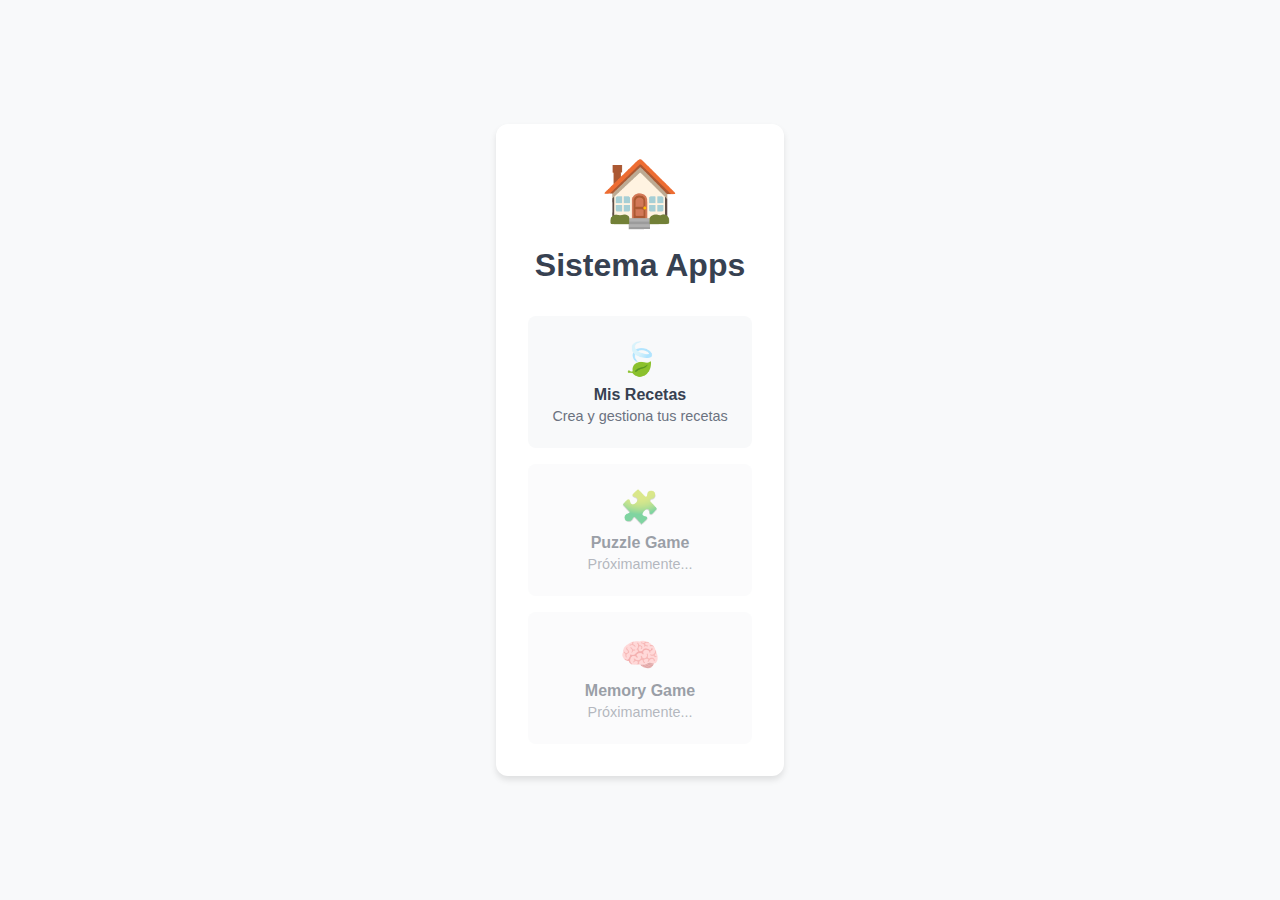
<file: PARA_HOSTALIA/sistema_apps_upload/index.html>
<!DOCTYPE html>
<html lang="es">
<head>
    <meta charset="UTF-8">
    <meta name="viewport" content="width=device-width, initial-scale=1.0">
    <title>Sistema Apps</title>
    <style>
        * { margin: 0; padding: 0; box-sizing: border-box; }
        body { font-family: Arial, sans-serif; background: #f8f9fa; min-height: 100vh; display: flex; align-items: center; justify-content: center; }
        .container { max-width: 400px; padding: 2rem; background: white; border-radius: 12px; box-shadow: 0 4px 6px rgba(0,0,0,0.1); text-align: center; }
        .logo { font-size: 4rem; margin-bottom: 1rem; }
        h1 { color: #374151; margin-bottom: 2rem; }
        .app-grid { display: grid; gap: 1rem; }
        .app-card { background: #f8f9fa; padding: 1.5rem; border-radius: 8px; cursor: pointer; transition: transform 0.2s; text-decoration: none; color: inherit; }
        .app-card:hover { transform: translateY(-2px); background: #e5e7eb; }
        .app-icon { font-size: 2rem; margin-bottom: 0.5rem; }
        .app-name { font-weight: 600; color: #374151; }
        .app-desc { font-size: 0.9rem; color: #6b7280; margin-top: 0.25rem; }
        .coming-soon { opacity: 0.5; cursor: not-allowed; }
    </style>
</head>
<body>
    <div class="container">
        <div class="logo">🏠</div>
        <h1>Sistema Apps</h1>
        
        <div class="app-grid">
            <a href="app.html" class="app-card">
                <div class="app-icon">🍃</div>
                <div class="app-name">Mis Recetas</div>
                <div class="app-desc">Crea y gestiona tus recetas</div>
            </a>
            
            <div class="app-card coming-soon">
                <div class="app-icon">🧩</div>
                <div class="app-name">Puzzle Game</div>
                <div class="app-desc">Próximamente...</div>
            </div>
            
            <div class="app-card coming-soon">
                <div class="app-icon">🧠</div>
                <div class="app-name">Memory Game</div>
                <div class="app-desc">Próximamente...</div>
            </div>
        </div>
    </div>
</body>
</html>
</file>
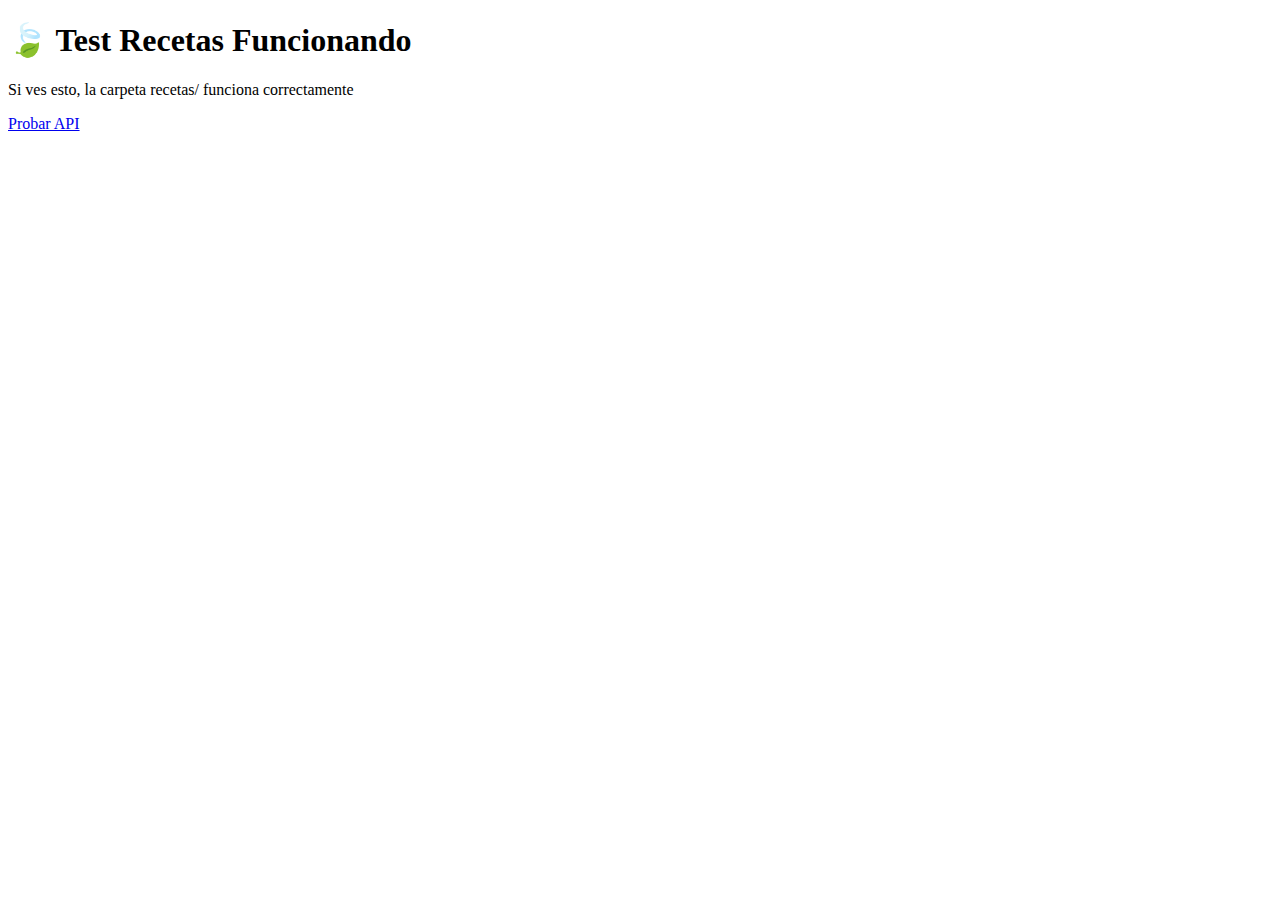
<file: PARA_HOSTALIA/sistema_apps_upload/sistema_apps_upload/recetas/index.html>
<!DOCTYPE html>
<html>
<head>
    <title>Test Recetas</title>
</head>
<body>
    <h1>🍃 Test Recetas Funcionando</h1>
    <p>Si ves esto, la carpeta recetas/ funciona correctamente</p>
    <a href="https://colisan.com/sistema_apps_api/recetas/auth.php">Probar API</a>
</body>
</html>
</file>
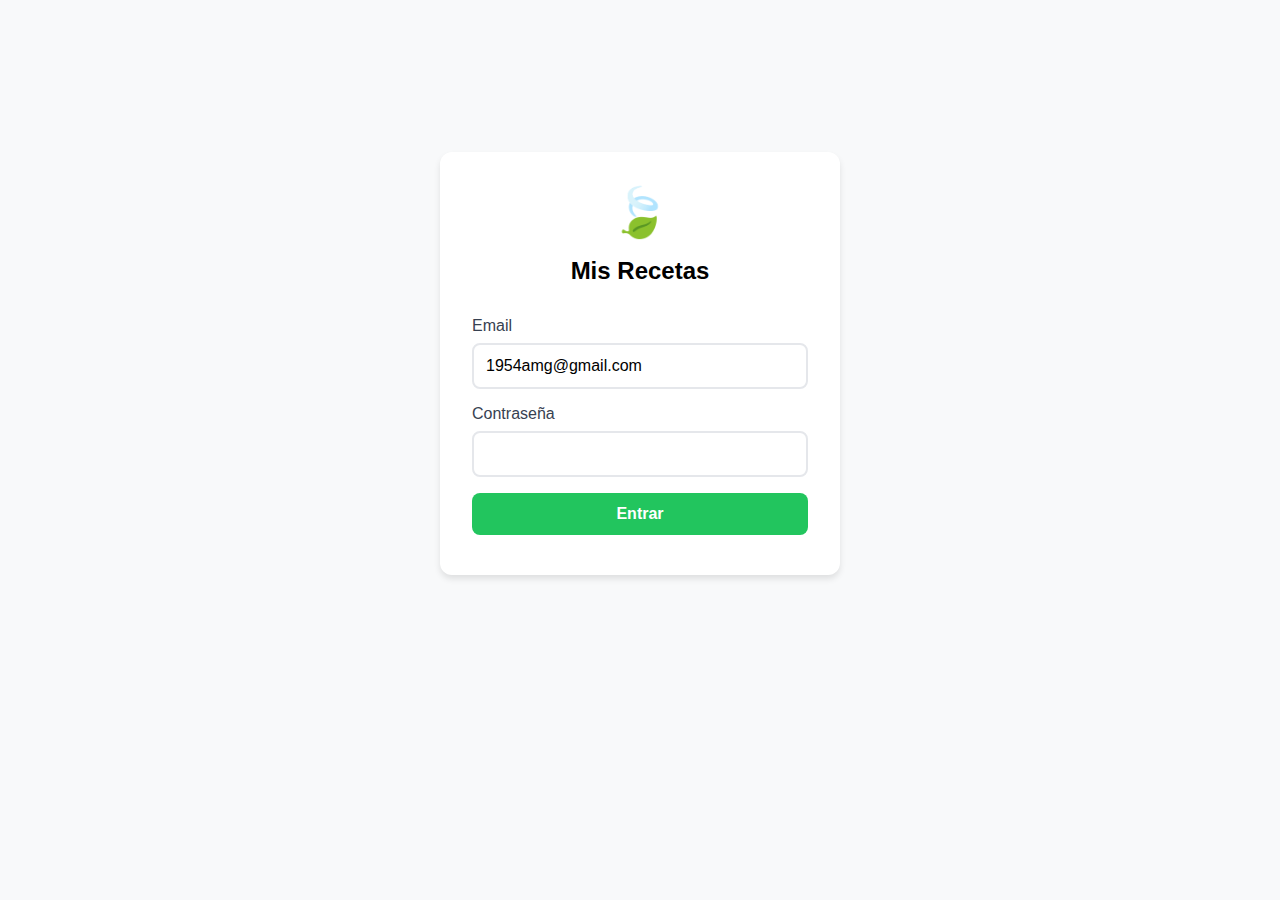
<file: app_recetas.html>
<!DOCTYPE html>
<html lang="es">
<head>
    <meta charset="UTF-8">
    <meta name="viewport" content="width=device-width, initial-scale=1.0">
    <title>Mis Recetas</title>
    <style>
        * { margin: 0; padding: 0; box-sizing: border-box; }
        body { font-family: Arial, sans-serif; background: #f8f9fa; }
        
        .header {
            background: #f8f9fa;
            padding: 1rem;
            position: fixed;
            top: 0;
            left: 0;
            right: 0;
            z-index: 100;
            border-bottom: 1px solid #e5e7eb;
        }
        
        .header-content {
            display: flex;
            justify-content: space-between;
            align-items: center;
        }
        
        .logo {
            display: flex;
            align-items: center;
            gap: 0.5rem;
            font-size: 0.75rem;
            font-weight: 700;
            color: #22c55e;
        }
        
        .logo-icon { font-size: 1.5rem; }
        
        .user-greeting {
            color: #45b7d1;
            font-size: 0.6rem;
            font-weight: 600;
        }
        
        .logout-btn {
            background: #f3f4f6;
            color: #374151;
            border: 1px solid #d1d5db;
            padding: 0.5rem;
            border-radius: 8px;
            cursor: pointer;
            font-size: 0.8rem;
        }
        
        .filters {
            background: #f8f9fa;
            padding: 0.5rem 1rem;
            position: fixed;
            top: 69px;
            left: 0;
            right: 0;
            z-index: 99;
            border-bottom: 1px solid #e5e7eb;
        }
        
        .filter-buttons {
            display: flex;
            gap: 0.5rem;
            align-items: center;
            overflow-x: auto;
            margin-bottom: 0.5rem;
        }
        
        .search-input {
            width: 100%;
            padding: 0.5rem;
            border: 2px solid #e5e7eb;
            border-radius: 8px;
            font-size: 0.9rem;
            margin-top: 0.5rem;
        }
        
        .search-input:focus {
            outline: none;
            border-color: #22c55e;
        }
        
        .filter-btn {
            width: 35px;
            height: 35px;
            border-radius: 50%;
            border: none;
            background: #f3f4f6;
            color: #6b7280;
            font-size: 1rem;
            cursor: pointer;
            flex-shrink: 0;
        }
        
        .filter-btn.active {
            background: #8b5cf6;
            color: white;
        }
        
        .content { padding-top: 120px; }
        
        .login-container {
            max-width: 400px;
            margin: 2rem auto;
            padding: 2rem;
            background: white;
            border-radius: 12px;
            box-shadow: 0 4px 6px rgba(0, 0, 0, 0.1);
        }
        
        .form-group { margin-bottom: 1rem; }
        .form-group label { display: block; margin-bottom: 0.5rem; font-weight: 500; color: #374151; }
        .form-group input { width: 100%; padding: 0.75rem; border: 2px solid #e5e7eb; border-radius: 8px; font-size: 1rem; }
        .btn { width: 100%; padding: 0.75rem; border: none; border-radius: 8px; font-size: 1rem; font-weight: 600; cursor: pointer; margin-bottom: 0.5rem; }
        .btn-primary { background: #22c55e; color: white; }
        
        .recipes-container { padding: 0 1rem; }
        
        .counter {
            background: white;
            padding: 0.75rem 1rem;
            border-radius: 8px;
            margin-bottom: 1rem;
            font-weight: 600;
            color: #374151;
        }
        
        .recipes-grid {
            display: grid;
            grid-template-columns: repeat(2, 1fr);
            gap: 1rem;
        }
        
        .recipe-card {
            background: white;
            border-radius: 12px;
            overflow: hidden;
            box-shadow: 0 2px 8px rgba(0, 0, 0, 0.1);
            cursor: pointer;
        }
        
        .recipe-image {
            width: 100%;
            height: 120px;
            background: #f3f4f6;
            display: flex;
            align-items: center;
            justify-content: center;
            font-size: 2rem;
        }
        
        .recipe-image img {
            width: 100%;
            height: 100%;
            object-fit: cover;
        }
        
        .recipe-content { padding: 1rem; }
        .recipe-name { font-weight: 600; color: #374151; font-size: 0.9rem; margin-bottom: 0.25rem; }
        .recipe-type { color: #6b7280; font-size: 0.8rem; margin-bottom: 0.25rem; }
        .recipe-rating { color: #f59e0b; font-size: 0.8rem; }
        
        .hidden { display: none; }
        .error { background: #fee2e2; color: #dc2626; padding: 1rem; border-radius: 8px; margin: 1rem; }
    </style>
</head>
<body>
    <div class="header hidden" id="header">
        <div class="header-content">
            <div class="logo">
                <span class="logo-icon">🍃</span>
                <div>
                    <div>Mis</div>
                    <div>Recetas</div>
                </div>
            </div>
            <div class="user-greeting">
                <div>👋 Hola</div>
                <div id="userName">Usuario</div>
            </div>
            <button class="logout-btn" onclick="logout()">Salir</button>
        </div>
    </div>

    <div class="filters hidden" id="filters">
        <div class="filter-buttons">
            <button class="filter-btn active" onclick="filterType('')" title="Todos">🍽️</button>
            <button class="filter-btn" onclick="filterType('Entrante')" title="Entrante">🫒</button>
            <button class="filter-btn" onclick="filterType('Principal')" title="Principal">🍽️</button>
            <button class="filter-btn" onclick="filterType('Postre')" title="Postre">🍰</button>
            <button class="filter-btn" onclick="filterType('Bebida')" title="Bebida">🥤</button>
            <button class="filter-btn" onclick="filterType('Extra')" title="Extra">🧺</button>
            <button class="filter-btn" onclick="toggleSaludable()" title="Saludable" id="saludableBtn">💚</button>
            <button class="filter-btn" onclick="toggleSearch()" title="Buscar" id="searchBtn">🔍</button>
            <button class="filter-btn" onclick="nuevaReceta()" title="Nueva" style="background:#22c55e;color:white;">➕</button>
        </div>
        <input type="text" class="search-input hidden" id="searchInput" placeholder="Buscar recetas..." oninput="searchRecipes(this.value)">
    </div>

    <div class="content">
        <div class="login-container" id="loginContainer">
            <div style="text-align: center; margin-bottom: 2rem;">
                <div style="font-size: 3rem; margin-bottom: 1rem;">🍃</div>
                <h2>Mis Recetas</h2>
            </div>
            
            <form id="loginForm">
                <div class="form-group">
                    <label>Email</label>
                    <input type="email" id="email" value="1954amg@gmail.com" required>
                </div>
                <div class="form-group">
                    <label>Contraseña</label>
                    <input type="password" id="password" required>
                </div>
                <button type="submit" class="btn btn-primary">Entrar</button>
            </form>
        </div>

        <div class="recipes-container hidden" id="recipesContainer">
            <div class="counter" id="counter"></div>
            <div class="recipes-grid" id="recipesGrid"></div>
        </div>
        
        <div class="error hidden" id="error"></div>
    </div>

    <script>
        var API_BASE = 'https://colisan.com/sistema_apps_api/recetas/';
        var currentUser = null;
        var currentToken = null;
        var allRecipes = [];
        var currentFilter = '';
        var saludableFilter = false;
        var searchTerm = '';

        document.addEventListener('DOMContentLoaded', function() {
            document.getElementById('loginForm').addEventListener('submit', handleLogin);
        });

        function handleLogin(e) {
            e.preventDefault();
            
            var email = document.getElementById('email').value;
            var password = document.getElementById('password').value;

            fetch(API_BASE + 'auth.php', {
                method: 'POST',
                headers: { 'Content-Type': 'application/json' },
                body: JSON.stringify({
                    action: 'login',
                    email: email,
                    password: password
                })
            })
            .then(function(response) { return response.json(); })
            .then(function(data) {
                if (data.success) {
                    currentUser = data.data.user;
                    currentToken = data.data.token;
                    showRecipes();
                } else {
                    showError(data.error || 'Error de login');
                }
            })
            .catch(function(error) {
                showError('Error de conexión');
            });
        }

        function loadRecipes() {
            fetch(API_BASE + 'list.php?token=' + encodeURIComponent(currentToken))
            .then(function(response) { return response.json(); })
            .then(function(data) {
                if (data.success && data.data && data.data.recetas) {
                    allRecipes = data.data.recetas;
                    displayRecipes(allRecipes);
                    updateCounter(allRecipes.length);
                } else {
                    showError('Error cargando recetas');
                }
            })
            .catch(function(error) {
                showError('Error de conexión');
            });
        }

        function displayRecipes(recetas) {
            var grid = document.getElementById('recipesGrid');
            grid.innerHTML = '';
            
            for (var i = 0; i < recetas.length; i++) {
                var receta = recetas[i];
                var card = document.createElement('div');
                card.className = 'recipe-card';
                card.onclick = function() { viewRecipe(receta); };
                
                var imageHtml = '<div style="font-size: 2rem;">🍳</div>';
                if (receta.receta_image && receta.receta_image.trim() !== '') {
                    imageHtml = '<img src="' + receta.receta_image + '" alt="' + receta.receta_nombre + '" onerror="this.parentElement.innerHTML=\'<div style=&quot;font-size: 2rem;&quot;>🍳</div>\'">';
                }
                
                // Iconos de tipo
                var tipoIcons = {
                    'Entrante': '🫒',
                    'Principal': '🍽️', 
                    'Postre': '🍰',
                    'Bebida': '🥤',
                    'Extra': '🧺'
                };
                var tipoIcon = tipoIcons[receta.receta_tipo] || '🍳';
                
                // Iconos adicionales
                var extraIcons = '';
                if (receta.receta_saludable) {
                    extraIcons += '<span style="color:#22c55e;">💚</span> ';
                }
                if (receta.receta_video && receta.receta_video.trim() !== '') {
                    extraIcons += '<span style="color:#3b82f6;cursor:pointer;" onclick="event.stopPropagation(); window.open(\'' + receta.receta_video + '\', \'_blank\');" title="Ver video">🎥</span> ';
                }
                
                card.innerHTML = 
                    '<div class="recipe-image">' + imageHtml + '</div>' +
                    '<div class="recipe-content">' +
                        '<div class="recipe-name">' + receta.receta_nombre + '</div>' +
                        '<div class="recipe-type">' + tipoIcon + ' ' + receta.receta_tipo + '</div>' +
                        '<div class="recipe-rating">⭐ ' + receta.receta_valoracion + '/5 ' + extraIcons + '</div>' +
                    '</div>';
                
                grid.appendChild(card);
            }
        }

        function filterType(tipo) {
            currentFilter = tipo;
            applyFilters();
            
            // Actualizar botones
            var buttons = document.querySelectorAll('.filter-btn');
            for (var i = 0; i < buttons.length; i++) {
                buttons[i].classList.remove('active');
            }
            event.target.classList.add('active');
        }

        function toggleSaludable() {
            saludableFilter = !saludableFilter;
            var btn = document.getElementById('saludableBtn');
            if (saludableFilter) {
                btn.classList.add('active');
            } else {
                btn.classList.remove('active');
            }
            applyFilters();
        }

        function toggleSearch() {
            var searchInput = document.getElementById('searchInput');
            var searchBtn = document.getElementById('searchBtn');
            
            if (searchInput.classList.contains('hidden')) {
                searchInput.classList.remove('hidden');
                searchInput.focus();
                searchBtn.classList.add('active');
            } else {
                searchInput.classList.add('hidden');
                searchInput.value = '';
                searchTerm = '';
                searchBtn.classList.remove('active');
                applyFilters();
            }
        }
        
        function searchRecipes(value) {
            searchTerm = value.toLowerCase();
            applyFilters();
        }

        function applyFilters() {
            var filtered = allRecipes;
            
            if (currentFilter) {
                filtered = filtered.filter(function(r) { return r.receta_tipo === currentFilter; });
            }
            
            if (saludableFilter) {
                filtered = filtered.filter(function(r) { return r.receta_saludable; });
            }
            
            if (searchTerm) {
                filtered = filtered.filter(function(r) {
                    return r.receta_nombre.toLowerCase().indexOf(searchTerm) !== -1;
                });
            }
            
            displayRecipes(filtered);
            updateCounter(filtered.length);
        }

        function updateCounter(count) {
            var counter = document.getElementById('counter');
            var hasFilters = currentFilter || saludableFilter || searchTerm;
            var text = count + ' receta' + (count !== 1 ? 's' : '');
            
            if (hasFilters) {
                if (currentFilter) {
                    text += ' ' + currentFilter;
                }
                text += ' (filtradas)';
            }
            
            counter.textContent = text;
        }

        function viewRecipe(receta) {
            var info = receta.receta_nombre + '\n\n';
            info += 'Tipo: ' + receta.receta_tipo + '\n';
            info += 'Valoración: ' + (receta.receta_valoracion || 5) + '/5';
            alert(info);
        }

        function nuevaReceta() {
            alert('Crear nueva receta (por implementar)');
        }

        function showRecipes() {
            document.getElementById('loginContainer').classList.add('hidden');
            document.getElementById('header').classList.remove('hidden');
            document.getElementById('filters').classList.remove('hidden');
            document.getElementById('recipesContainer').classList.remove('hidden');
            document.getElementById('userName').textContent = currentUser.nombre;
            loadRecipes();
        }

        function showError(msg) {
            document.getElementById('error').textContent = msg;
            document.getElementById('error').classList.remove('hidden');
        }

        function logout() {
            currentUser = null;
            currentToken = null;
            document.getElementById('header').classList.add('hidden');
            document.getElementById('filters').classList.add('hidden');
            document.getElementById('recipesContainer').classList.add('hidden');
            document.getElementById('loginContainer').classList.remove('hidden');
        }
    </script>
</body>
</html>
</file>
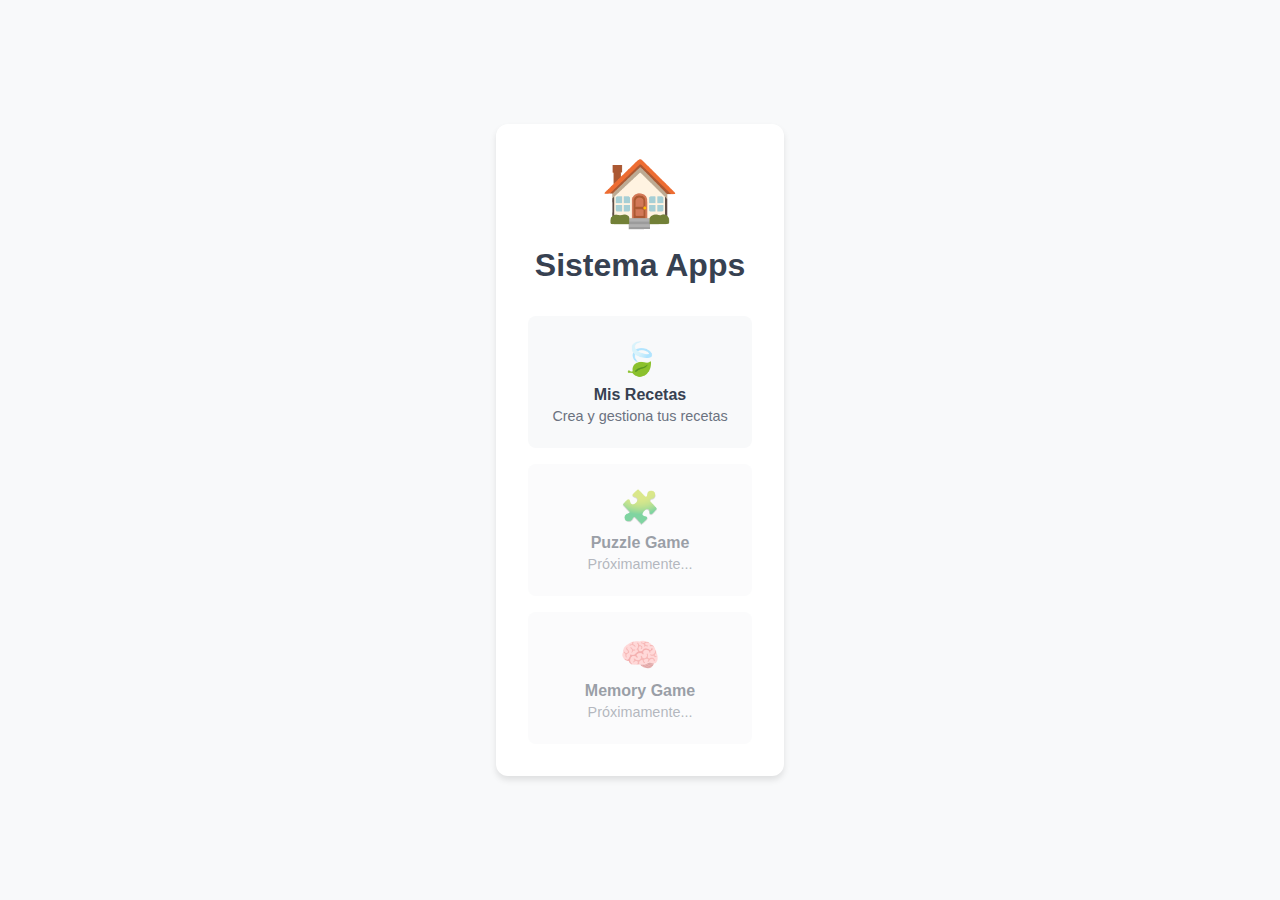
<file: selector_apps.html>
<!DOCTYPE html>
<html lang="es">
<head>
    <meta charset="UTF-8">
    <meta name="viewport" content="width=device-width, initial-scale=1.0">
    <title>Sistema Apps</title>
    <style>
        * { margin: 0; padding: 0; box-sizing: border-box; }
        body { font-family: Arial, sans-serif; background: #f8f9fa; min-height: 100vh; display: flex; align-items: center; justify-content: center; }
        .container { max-width: 400px; padding: 2rem; background: white; border-radius: 12px; box-shadow: 0 4px 6px rgba(0,0,0,0.1); text-align: center; }
        .logo { font-size: 4rem; margin-bottom: 1rem; }
        h1 { color: #374151; margin-bottom: 2rem; }
        .app-grid { display: grid; gap: 1rem; }
        .app-card { background: #f8f9fa; padding: 1.5rem; border-radius: 8px; cursor: pointer; transition: transform 0.2s; text-decoration: none; color: inherit; }
        .app-card:hover { transform: translateY(-2px); background: #e5e7eb; }
        .app-icon { font-size: 2rem; margin-bottom: 0.5rem; }
        .app-name { font-weight: 600; color: #374151; }
        .app-desc { font-size: 0.9rem; color: #6b7280; margin-top: 0.25rem; }
        .coming-soon { opacity: 0.5; cursor: not-allowed; }
    </style>
</head>
<body>
    <div class="container">
        <div class="logo">🏠</div>
        <h1>Sistema Apps</h1>
        
        <div class="app-grid">
            <a href="app_recetas.html" class="app-card">
                <div class="app-icon">🍃</div>
                <div class="app-name">Mis Recetas</div>
                <div class="app-desc">Crea y gestiona tus recetas</div>
            </a>
            
            <div class="app-card coming-soon">
                <div class="app-icon">🧩</div>
                <div class="app-name">Puzzle Game</div>
                <div class="app-desc">Próximamente...</div>
            </div>
            
            <div class="app-card coming-soon">
                <div class="app-icon">🧠</div>
                <div class="app-name">Memory Game</div>
                <div class="app-desc">Próximamente...</div>
            </div>
        </div>
    </div>
</body>
</html>
</file>
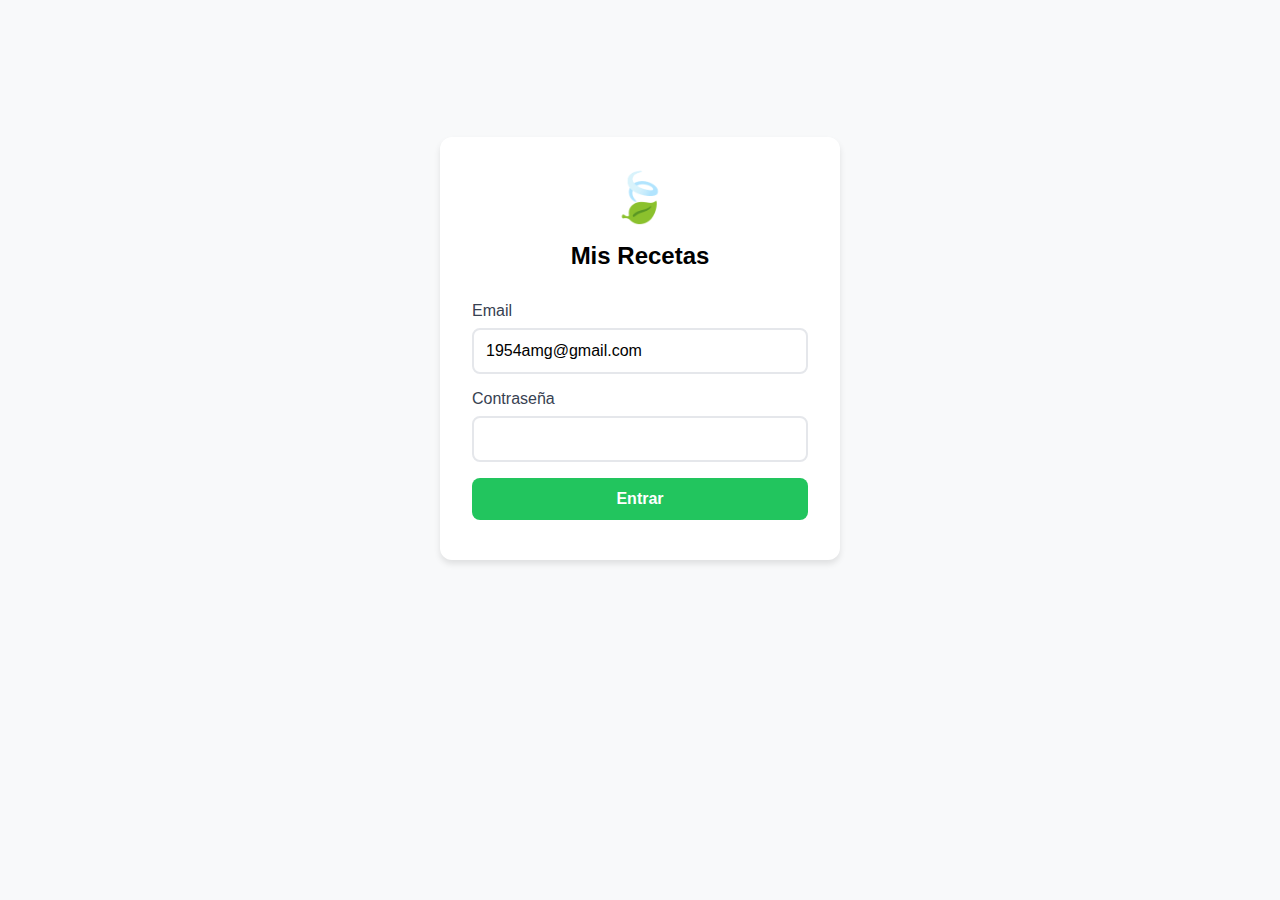
<file: PARA_HOSTALIA/sistema_apps_upload/app.html>
<!DOCTYPE html>
<html lang="es">
<head>
    <meta charset="UTF-8">
    <meta name="viewport" content="width=device-width, initial-scale=1.0">
    <title>Mis Recetas</title>
    <style>
        * { margin: 0; padding: 0; box-sizing: border-box; }
        body { font-family: -apple-system, BlinkMacSystemFont, 'Segoe UI', Roboto, sans-serif; background: #f8f9fa; }
        
        /* Header */
        .mobile-header {
            background: #f8f9fa;
            padding: 1rem;
            position: fixed;
            top: 0;
            left: 0;
            right: 0;
            z-index: 100;
            width: 100%;
        }
        
        .mobile-header-content {
            display: flex;
            justify-content: space-between;
            align-items: flex-start;
            gap: 0.5rem;
        }
        
        .mobile-logo {
            display: flex;
            align-items: center;
        }
        
        .mobile-logo-icon {
            font-size: 1.5rem;
            color: #22c55e;
            width: 35px;
            height: 35px;
            display: flex;
            align-items: center;
            justify-content: center;
        }
        
        .mobile-logo-text {
            font-size: 0.75rem;
            font-weight: 700;
            color: #22c55e;
            line-height: 1;
        }
        
        .mobile-user-greeting {
            color: #45b7d1;
            font-size: 0.60rem;
            font-weight: 600;
            text-align: left;
            flex: 1;
            padding-left: 1rem;
        }
        
        .mobile-logout-btn {
            background: #f3f4f6;
            color: #374151;
            border: 1px solid #d1d5db;
            padding: 0.5rem;
            border-radius: 8px;
            cursor: pointer;
            font-size: 0.8rem;
        }
        
        /* Filters */
        .mobile-filters-panel {
            background: #f8f9fa;
            padding: 0.25rem 1rem;
            position: fixed;
            top: 67px;
            left: 0;
            right: 0;
            z-index: 99;
            border-bottom: 1px solid #e5e7eb;
        }
        
        .mobile-filters-row {
            display: flex;
            justify-content: space-between;
            align-items: center;
            gap: 0.5rem;
            min-height: 36px;
        }
        
        .mobile-filter-types {
            display: flex;
            gap: 0.25rem;
            align-items: center;
            flex: 1;
            overflow-x: auto;
            padding: 0.25rem 0;
            min-width: 0;
            /* Ocultar scrollbar pero mantener funcionalidad */
            scrollbar-width: none;
            -ms-overflow-style: none;
        }
        
        .mobile-filter-types::-webkit-scrollbar {
            display: none;
        }
        
        .mobile-filter-circle {
            width: 32px;
            height: 32px;
            border-radius: 50%;
            border: none;
            background: #f3f4f6;
            color: #6b7280;
            font-size: 0.8rem;
            display: flex;
            align-items: center;
            justify-content: center;
            cursor: pointer;
            transition: all 0.2s;
            flex-shrink: 0;
        }
        
        .mobile-filter-circle:hover {
            background: #e5e7eb;
            transform: translateY(-1px);
            box-shadow: 0 2px 8px rgba(0, 0, 0, 0.1);
        }
        
        .mobile-filter-circle.active {
            background: #8b5cf6;
            color: white;
            transform: translateY(-1px);
            box-shadow: 0 4px 12px rgba(139, 92, 246, 0.4);
            border: 2px solid #7c3aed;
        }
        
        .mobile-new-recipe-btn {
            width: 32px;
            height: 32px;
            border-radius: 50%;
            border: none;
            background: #22c55e;
            color: white;
            font-size: 0.8rem;
            display: flex;
            align-items: center;
            justify-content: center;
            cursor: pointer;
            transition: all 0.2s;
            flex-shrink: 0;
            box-shadow: 0 2px 8px rgba(34, 197, 94, 0.3);
        }
        
        /* Content */
        .content {
            padding-top: 105px;
            padding-bottom: 2rem;
        }
        
        /* Login */
        .login-container {
            max-width: 400px;
            margin: 2rem auto;
            padding: 2rem;
            background: white;
            border-radius: 12px;
            box-shadow: 0 4px 6px rgba(0, 0, 0, 0.1);
        }
        
        .form-group {
            margin-bottom: 1rem;
        }
        
        .form-group label {
            display: block;
            margin-bottom: 0.5rem;
            font-weight: 500;
            color: #374151;
        }
        
        .form-group input {
            width: 100%;
            padding: 0.75rem;
            border: 2px solid #e5e7eb;
            border-radius: 8px;
            font-size: 1rem;
        }
        
        .btn {
            width: 100%;
            padding: 0.75rem;
            border: none;
            border-radius: 8px;
            font-size: 1rem;
            font-weight: 600;
            cursor: pointer;
            margin-bottom: 0.5rem;
        }
        
        .btn-primary { background: #22c55e; color: white; }
        .btn-secondary { background: #f3f4f6; color: #374151; }
        
        /* Recipes */
        .recipes-container {
            padding: 0 1rem;
        }
        
        .recipe-counter {
            background: white;
            padding: 1.75rem 1rem 0.75rem 1rem;
            border-radius: 8px;
            margin-bottom: 1rem;
            box-shadow: 0 2px 4px rgba(0, 0, 0, 0.1);
            font-weight: 600;
            color: #374151;
        }
        
        .recipes-grid {
            display: grid;
            grid-template-columns: repeat(2, 1fr);
            gap: 1rem;
        }
        
        .recipe-card {
            background: white;
            border-radius: 12px;
            overflow: hidden;
            box-shadow: 0 2px 8px rgba(0, 0, 0, 0.1);
            cursor: pointer;
            transition: transform 0.2s;
        }
        
        .recipe-card:hover {
            transform: translateY(-2px);
        }
        
        .recipe-image {
            width: 100%;
            height: 120px;
            background: #f3f4f6;
            display: flex;
            align-items: center;
            justify-content: center;
            font-size: 2rem;
            overflow: hidden;
        }
        
        .recipe-image img {
            width: 100%;
            height: 100%;
            object-fit: cover;
        }
        
        .recipe-content {
            padding: 1rem;
        }
        
        .recipe-name {
            font-weight: 600;
            color: #374151;
            font-size: 0.9rem;
            line-height: 1.2;
            margin-bottom: 0.25rem;
        }
        
        .recipe-type {
            color: #6b7280;
            font-size: 0.8rem;
            margin-bottom: 0.25rem;
        }
        
        .recipe-rating {
            color: #f59e0b;
            font-size: 0.8rem;
        }
        
        .hidden { display: none !important; }
        .error { background: #fee2e2; color: #dc2626; padding: 1rem; border-radius: 8px; margin: 1rem; }
        
        /* ===== MODALES ===== */
        .modal-overlay {
            position: fixed;
            top: 0;
            left: 0;
            right: 0;
            bottom: 0;
            background: rgba(0, 0, 0, 0.5);
            z-index: 1000;
            display: flex;
            align-items: center;
            justify-content: center;
            padding: 1rem;
        }
        
        .modal-content {
            background: white;
            border-radius: 12px;
            max-width: 90vw;
            max-height: 90vh;
            overflow: hidden;
            box-shadow: 0 20px 25px -5px rgba(0, 0, 0, 0.1);
        }
        
        .modal-header {
            padding: 1.5rem;
            border-bottom: 1px solid #e5e7eb;
            background: #f8f9fa;
        }
        
        .modal-body {
            padding: 1.5rem;
            max-height: 70vh;
            overflow-y: auto;
        }
        
        .modal-form .form-group {
            margin-bottom: 1rem;
        }
        
        .modal-form label {
            display: block;
            font-size: 0.875rem;
            font-weight: 600;
            color: #374151;
            margin-bottom: 0.5rem;
        }
        
        .modal-form input, .modal-form textarea {
            width: 100%;
            padding: 0.75rem;
            border: 1px solid #d1d5db;
            border-radius: 8px;
            font-size: 1rem;
            box-sizing: border-box;
        }
        
        .modal-form input:focus, .modal-form textarea:focus {
            outline: none;
            border-color: #3b82f6;
            box-shadow: 0 0 0 3px rgba(59, 130, 246, 0.1);
        }
        
        .type-button {
            display: flex;
            flex-direction: column;
            align-items: center;
            gap: 0.25rem;
            padding: 0.75rem 1rem;
            border: 2px solid #e5e7eb;
            border-radius: 8px;
            background: white;
            cursor: pointer;
            transition: all 0.2s;
            font-size: 0.875rem;
        }
        
        .type-button:hover {
            border-color: #3b82f6;
            background: #f0f9ff;
        }
        
        .type-button.active {
            border-color: #3b82f6;
            background: #3b82f6;
            color: white;
        }
        
        .health-toggle-container {
            display: flex;
            align-items: center;
            gap: 0.5rem;
            cursor: pointer;
        }
        
        .health-toggle-input {
            display: none;
        }
        
        .health-toggle-slider {
            width: 3rem;
            height: 1.5rem;
            background: #e5e7eb;
            border-radius: 0.75rem;
            position: relative;
            transition: background 0.2s;
        }
        
        .health-toggle-input:checked + .health-toggle-slider {
            background: #22c55e;
        }
        
        .health-toggle-knob {
            width: 1.25rem;
            height: 1.25rem;
            background: white;
            border-radius: 50%;
            position: absolute;
            top: 0.125rem;
            left: 0.125rem;
            transition: transform 0.2s;
            box-shadow: 0 1px 3px rgba(0, 0, 0, 0.1);
        }
        
        .health-toggle-input:checked + .health-toggle-slider .health-toggle-knob {
            transform: translateX(1.5rem);
        }
        
        .btn-modal-primary {
            background: #22c55e;
            color: white;
            padding: 0.5rem;
            border: none;
            border-radius: 50%;
            width: 2rem;
            height: 2rem;
            display: flex;
            align-items: center;
            justify-content: center;
            cursor: pointer;
            transition: all 0.2s;
            box-shadow: 0 2px 4px rgba(34, 197, 94, 0.2);
        }
        
        .btn-modal-primary:hover {
            background: #16a34a;
            transform: scale(1.05);
        }
        
        .btn-modal-secondary {
            background: #f3f4f6;
            color: #374151;
            padding: 0.5rem;
            border: none;
            border-radius: 50%;
            width: 2rem;
            height: 2rem;
            display: flex;
            align-items: center;
            justify-content: center;
            cursor: pointer;
            transition: all 0.2s;
        }
        
        .btn-modal-secondary:hover {
            background: #e5e7eb;
            transform: scale(1.05);
        }
        
        /* ===== COMPONENTES DE IMAGEN/VIDEO ===== */
        .image-no-preview {
            width: 100%;
            height: 120px;
            border: 2px dashed #d1d5db;
            border-radius: 8px;
            display: flex;
            align-items: center;
            justify-content: center;
            cursor: pointer;
            transition: all 0.2s;
            background: #fafafa;
        }
        
        /* Video containers más compactos */
        .image-no-preview.video-container {
            height: 60px;
            min-height: 60px;
        }
        
        .image-no-preview:hover {
            border-color: #3b82f6;
            background: #f0f9ff;
        }
        
        .image-no-preview-button {
            display: flex;
            flex-direction: column;
            align-items: center;
            gap: 0.5rem;
        }
        
        .image-no-preview-icon {
            font-size: 2rem;
            color: #6b7280;
        }
        
        .image-no-preview-text {
            font-size: 0.875rem;
            color: #6b7280;
            font-weight: 500;
        }
        
        .image-preview-container {
            position: relative;
            width: 100%;
            height: 120px;
            border-radius: 8px;
            overflow: hidden;
            cursor: pointer;
        }
        
        .image-preview-img {
            width: 100%;
            height: 100%;
            object-fit: cover;
        }
        
        .image-remove-btn {
            position: absolute;
            top: 0.5rem;
            right: 0.5rem;
            background: rgba(239, 68, 68, 0.9);
            color: white;
            border: none;
            border-radius: 50%;
            width: 1.5rem;
            height: 1.5rem;
            display: flex;
            align-items: center;
            justify-content: center;
            cursor: pointer;
            font-size: 0.75rem;
        }
        
        .image-change-btn {
            position: absolute;
            bottom: 0.5rem;
            right: 0.5rem;
            background: rgba(59, 130, 246, 0.9);
            color: white;
            border: none;
            border-radius: 4px;
            padding: 0.25rem 0.5rem;
            font-size: 0.75rem;
            cursor: pointer;
        }
        
        .video-preview-container {
            display: flex;
            align-items: center;
            justify-content: space-between;
            padding: 0.75rem;
            background: #f0f9ff;
            border: 1px solid #3b82f6;
            border-radius: 8px;
        }
        
        .video-info {
            display: flex;
            align-items: center;
            gap: 0.5rem;
        }
        
        .video-actions {
            display: flex;
            gap: 0.5rem;
        }
        
        .video-btn {
            padding: 0.25rem 0.5rem;
            border: none;
            border-radius: 4px;
            font-size: 0.75rem;
            cursor: pointer;
            transition: all 0.2s;
        }
        
        .video-btn-change {
            background: #3b82f6;
            color: white;
        }
        
        .video-btn-remove {
            background: #ef4444;
            color: white;
        }
    </style>
</head>
<body>
    <!-- Header -->
    <header class="mobile-header hidden" id="header">
        <div class="mobile-header-content">
            <div class="mobile-logo">
                <span class="mobile-logo-icon">🍃</span>
                <div class="mobile-logo-text">
                    <div>Mis</div>
                    <div>Recetas</div>
                </div>
            </div>
            <div class="mobile-user-greeting">
                <div>👋 Hola</div>
                <div id="userName">Usuario</div>
            </div>
            <button class="mobile-logout-btn" onclick="logout()">Salir</button>
        </div>
    </header>

    <!-- Filters -->
    <div class="mobile-filters-panel hidden" id="filtersPanel">
        <div class="mobile-filters-row">
            <div class="mobile-filter-types">
                <button class="mobile-filter-circle active" onclick="filterByType('')" title="Todos">🍽️</button>
                <button class="mobile-filter-circle" onclick="filterByType('Entrante')" title="Entrante">🫒</button>
                <button class="mobile-filter-circle" onclick="filterByType('Principal')" title="Principal">🥘</button>
                <button class="mobile-filter-circle" onclick="filterByType('Postre')" title="Postre">🍰</button>
                <button class="mobile-filter-circle" onclick="filterByType('Bebida')" title="Bebida">🥤</button>
                <button class="mobile-filter-circle" onclick="filterByType('Extra')" title="Extra">🧺</button>
                <button class="mobile-filter-circle" onclick="toggleSaludable()" title="Saludable" id="saludableBtn">💚</button>
                <button class="mobile-filter-circle" onclick="toggleSearch()" title="Buscar" id="searchBtn">🔍</button>
            </div>
            <div class="mobile-actions">
                <button class="mobile-new-recipe-btn" onclick="newRecipe()" title="Nueva Receta">➕</button>
            </div>
        </div>
        <!-- Search Input - DENTRO DEL PANEL DE FILTROS -->
        <div style="width: 100%; margin-top: 0.75rem;">
            <input type="text" id="searchInput" placeholder="Buscar recetas..." style="display: none; width: 100%; padding: 0.75rem; border: 1px solid #d1d5db; border-radius: 8px; font-size: 1rem; box-sizing: border-box;" oninput="onSearchInput(event)">
        </div>
    </div>

    <!-- Content -->
    <div class="content">
        <!-- Login -->
        <div class="login-container" id="loginContainer">
            <div style="text-align: center; margin-bottom: 2rem;">
                <div style="font-size: 3rem; margin-bottom: 1rem;">🍃</div>
                <h2>Mis Recetas</h2>
            </div>
            
            <form id="loginForm">
                <div class="form-group">
                    <label>Email</label>
                    <input type="email" id="email" value="1954amg@gmail.com" required>
                </div>
                <div class="form-group">
                    <label>Contraseña</label>
                    <input type="password" id="password" required>
                </div>
                <button type="submit" class="btn btn-primary">Entrar</button>
            </form>
        </div>

        <!-- Recipes -->
        <div class="recipes-container hidden" id="recipesContainer">
            <div class="recipe-counter" id="recipeCounter">
                <!-- Contador se actualiza aquí -->
            </div>
            <div class="recipes-grid" id="recipesGrid">
                <!-- Recetas se cargan aquí -->
            </div>
        </div>
        
        <div class="error hidden" id="error"></div>
    </div>

    <script>
        const API_BASE = 'https://colisan.com/sistema_apps_upload/sistema_apps_api/recetas/';
        let currentUser = null;
        let currentToken = null;
        let allRecipes = [];
        let currentFilter = '';

        document.addEventListener('DOMContentLoaded', function() {
            document.getElementById('loginForm').addEventListener('submit', handleLogin);
        });

        async function handleLogin(e) {
            e.preventDefault();
            
            const email = document.getElementById('email').value;
            const password = document.getElementById('password').value;

            try {
                const response = await fetch(API_BASE + 'auth.php', {
                    method: 'POST',
                    headers: { 'Content-Type': 'application/json' },
                    body: JSON.stringify({
                        action: 'login',
                        email: email,
                        password: password
                    })
                });

                const data = await response.json();
                
                if (data.success) {
                    currentUser = data.data.user;
                    currentToken = data.data.token;
                    showRecipes();
                } else {
                    showError(data.error || 'Error de login');
                }
            } catch (error) {
                showError('Error de conexión: ' + error.message);
            }
        }

        async function loadRecipes() {
            try {
                const response = await fetch(API_BASE + 'list.php?token=' + encodeURIComponent(currentToken));
                const data = await response.json();
                
                if (data.success && data.data && data.data.recetas) {
                    allRecipes = data.data.recetas;
                    displayRecipes(allRecipes);
                    updateCounter(allRecipes.length, false);
                } else {
                    showError('Error cargando recetas: ' + (data.error || 'Error desconocido'));
                }
            } catch (error) {
                showError('Error: ' + error.message);
            }
        }

        function displayRecipes(recetas) {
            const grid = document.getElementById('recipesGrid');
            grid.innerHTML = '';
            
            // LIMPIAR TODOS LOS DATOS DE RECETAS ANTES DE PROCESARLAS
            recetas = recetas.map(receta => {
                // Crear copia limpia de la receta
                const recetaLimpia = {...receta};
                
                // LIMPIEZA BRUTAL - ELIMINAR TODO LO QUE NO SEA LETRA/NÚMERO/ESPACIO
                if (recetaLimpia.receta_nombre) {
                    // Convertir a string y limpiar TODO
                    let nombre = String(recetaLimpia.receta_nombre);
                    
                    // Método 1: Eliminar caracteres específicos problemáticos
                    nombre = nombre.replace(/[""''""''«»„‚‛‟]/g, '');
                    nombre = nombre.replace(/[><]/g, '');
                    nombre = nombre.replace(/&[^;]+;/g, '');
                    
                    // Método 2: Solo mantener caracteres seguros
                    nombre = nombre.replace(/[^\w\sáéíóúñÁÉÍÓÚÑüÜ.,():-]/g, '');
                    
                    // Limpiar espacios múltiples y trim
                    nombre = nombre.replace(/\s+/g, ' ').trim();
                    
                    recetaLimpia.receta_nombre = nombre || 'Sin nombre';
                }
                
                return recetaLimpia;
            });
            
            recetas.forEach(receta => {
                const card = document.createElement('div');
                card.className = 'recipe-card';
                card.onclick = () => viewRecipe(receta);
                
                // El nombre ya está limpio desde arriba
                const cleanName = receta.receta_nombre || 'Sin nombre';
                
                // Crear contenedor de imagen SIN inline JS problemático
                const imgBox = document.createElement('div');
                imgBox.className = 'recipe-image';
                imgBox.style.background = '#f3f4f6';
                
                if (receta.receta_image && receta.receta_image.trim() !== '') {
                    const img = document.createElement('img');
                    img.src = receta.receta_image;
                    img.alt = cleanName;
                    img.addEventListener('error', () => {
                        img.remove(); // Deja solo el fondo gris
                    });
                    imgBox.appendChild(img);
                }
                
                // Obtener icono del tipo
                const tipoIconos = {
                    'Entrante': '🫒',
                    'Principal': '🥘', 
                    'Postre': '🍰',
                    'Bebida': '🥤',
                    'Extra': '🧺'
                };
                const tipoIcono = tipoIconos[receta.receta_tipo] || '🍽️';
                
                // Iconos de estado (saludable y video)
                let estadoIconos = '';
                if (receta.receta_saludable) {
                    estadoIconos += ' 💚';
                }
                if (receta.receta_video && receta.receta_video.trim() !== '') {
                    estadoIconos += ' 📹';
                }
                
                // Crear contenido de la card SIN innerHTML problemático
                const contentDiv = document.createElement('div');
                contentDiv.className = 'recipe-content';
                contentDiv.innerHTML = `
                    <div class="recipe-name">${cleanName}</div>
                    <div class="recipe-type">${tipoIcono} ${receta.receta_tipo}</div>
                    <div class="recipe-rating">⭐ ${receta.receta_valoracion || 0}/5${estadoIconos}</div>
                `;
                
                // Ensamblar card
                card.appendChild(imgBox);
                card.appendChild(contentDiv);
                grid.appendChild(card);
            });
        }

        function filterByType(tipo) {
            // Remover active de todos los filtros de tipo (no del saludable ni búsqueda)
            document.querySelectorAll('.mobile-filter-circle').forEach(function(btn) {
                if (btn.id !== 'saludableBtn' && btn.id !== 'searchBtn') {
                    btn.classList.remove('active');
                }
            });
            
            // Encontrar el botón correcto y marcarlo como activo
            const buttons = document.querySelectorAll('.mobile-filter-circle');
            buttons.forEach(function(btn) {
                if (btn.id !== 'saludableBtn' && btn.id !== 'searchBtn') {
                    if ((tipo === '' && btn.title === 'Todos') ||
                        (tipo !== '' && btn.title === tipo)) {
                        btn.classList.add('active');
                    }
                }
            });
            
            // Filtrar recetas
            currentFilter = tipo;
            applyFilters();
        }

        function updateCounter(count, isFiltered) {
            const counter = document.getElementById('recipeCounter');
            const text = isFiltered ? `${count} receta${count !== 1 ? 's' : ''} ${currentFilter} (filtradas)` : `${count} receta${count !== 1 ? 's' : ''}`;
            counter.textContent = text;
        }

        let currentRecipe = null;
        
        function viewRecipe(receta) {
            currentRecipe = receta;
            
            // Rellenar datos del modal
            document.getElementById('detailRecipeName').textContent = receta.receta_nombre;
            document.getElementById('detailRecipeType').textContent = receta.receta_tipo;
            document.getElementById('detailRecipeRating').textContent = `⭐ ${receta.receta_valoracion || 0}/5`;
            document.getElementById('detailRecipeTime').textContent = receta.receta_tiempopreparacion ? `${receta.receta_tiempopreparacion} min` : 'No especificado';
            document.getElementById('detailRecipePortions').textContent = receta.receta_porciones ? `${receta.receta_porciones} porc` : 'No especificado';
            
            // Mostrar imagen
            const imageContainer = document.getElementById('detailRecipeImage');
            if (receta.receta_image && receta.receta_image.trim() !== '') {
                imageContainer.innerHTML = `<img src="${receta.receta_image}" alt="${receta.receta_nombre}" style="width: 100%; height: 200px; object-fit: cover; border-radius: 8px;">`;
            } else {
                imageContainer.innerHTML = '<div style="width: 100%; height: 200px; background: #f3f4f6; border-radius: 8px; display: flex; align-items: center; justify-content: center; color: #6b7280;">Sin imagen</div>';
            }
            
            // Mostrar ingredientes
            document.getElementById('detailRecipeIngredients').textContent = receta.receta_ingredients || 'No especificados';
            
            // Mostrar preparación  
            document.getElementById('detailRecipePreparation').textContent = receta.receta_preparation || 'No especificada';
            
            // Mostrar indicadores
            document.getElementById('detailRecipeHealthy').style.display = receta.receta_saludable ? 'inline' : 'none';
            document.getElementById('detailRecipeVideo').style.display = (receta.receta_video && receta.receta_video.trim() !== '') ? 'inline' : 'none';
            
            // Abrir modal
            document.getElementById('recipeDetailModal').classList.remove('hidden');
            document.body.style.overflow = 'hidden';
        }

        // ===== FUNCIONES DE MODALES =====
        
        function newRecipe() {
            document.getElementById('newRecipeModal').classList.remove('hidden');
            document.body.style.overflow = 'hidden'; // Bloquear scroll
            // Limpiar formulario
            document.getElementById('newRecipeForm').reset();
            document.getElementById('newRecipeType').value = '';
            // Desactivar todos los botones de tipo
            document.querySelectorAll('#newRecipeModal .type-button').forEach(btn => {
                btn.classList.remove('active');
            });
            // Inicializar componentes de imagen/video
            initializeNewRecipeModal();
        }
        
        function closeNewRecipeModal() {
            document.getElementById('newRecipeModal').classList.add('hidden');
            document.body.style.overflow = 'auto'; // Restaurar scroll
        }
        
        function selectNewType(tipo) {
            // Desactivar todos los botones
            document.querySelectorAll('#newRecipeModal .type-button').forEach(btn => {
                btn.classList.remove('active');
            });
            
            // Activar el seleccionado
            document.querySelector(`#newRecipeModal .type-button[data-type="${tipo}"]`).classList.add('active');
            document.getElementById('newRecipeType').value = tipo;
        }
        
        function saveNewRecipe() {
            const form = document.getElementById('newRecipeForm');
            const formData = new FormData();
            
            // Validar campos requeridos
            const nombre = document.getElementById('newRecipeName').value.trim();
            const tipo = document.getElementById('newRecipeType').value;
            
            if (!nombre) {
                alert('El nombre de la receta es obligatorio');
                return;
            }
            
            if (!tipo) {
                alert('Selecciona un tipo de receta');
                return;
            }
            
            // Recopilar datos
            formData.append('nombre', nombre);
            formData.append('tipo', tipo);
            formData.append('saludable', document.getElementById('newRecipeHealthy').checked ? 1 : 0);
            formData.append('tiempo', document.getElementById('newRecipeTime').value || 0);
            formData.append('porciones', document.getElementById('newRecipePortions').value || 1);
            formData.append('ingredientes', document.getElementById('newRecipeIngredients').value);
            formData.append('preparacion', document.getElementById('newRecipePreparation').value);
            formData.append('token', currentToken);
            
            // Archivos
            const imageFile = document.getElementById('newRecipeImage').files[0];
            const videoFile = document.getElementById('newRecipeVideo').files[0];
            
            if (imageFile) formData.append('imagen', imageFile);
            if (videoFile) formData.append('video', videoFile);
            
            // Enviar a API
            fetch(API_BASE + 'create.php', {
                method: 'POST',
                body: formData
            })
            .then(response => response.json())
            .then(data => {
                if (data.success) {
                    alert('Receta creada exitosamente');
                    closeNewRecipeModal();
                    loadRecipes(); // Recargar lista
                } else {
                    alert('Error: ' + data.error);
                }
            })
            .catch(error => {
                alert('Error de conexión: ' + error.message);
            });
        }
        
        function selectEditType(tipo) {
            // Desactivar todos los botones
            document.querySelectorAll('#editRecipeModal .type-button').forEach(btn => {
                btn.classList.remove('active');
            });
            
            // Activar el seleccionado
            document.querySelector(`#editRecipeModal .type-button[data-type="${tipo}"]`).classList.add('active');
            document.getElementById('editRecipeType').value = tipo;
        }
        
        function closeEditRecipeModal() {
            document.getElementById('editRecipeModal').classList.add('hidden');
            document.body.style.overflow = 'auto'; // Restaurar scroll
        }
        
        function saveEditRecipe() {
            alert('Función de editar por implementar');
        }
        
        // ===== FUNCIONES DE IMAGEN/VIDEO =====
        
        function handleNewImageUpload(input) {
            const file = input.files[0];
            if (!file) return;
            
            // Validar tipo de archivo
            if (!file.type.startsWith('image/')) {
                alert('Por favor selecciona un archivo de imagen válido');
                return;
            }
            
            // Crear preview
            const reader = new FileReader();
            reader.onload = function(e) {
                renderNewImageUploader(e.target.result);
                document.getElementById('newImageUrl').value = e.target.result;
            };
            reader.readAsDataURL(file);
        }
        
        function handleNewVideoUpload(input) {
            const file = input.files[0];
            if (!file) return;
            
            // Validar tipo de archivo
            if (!file.type.startsWith('video/')) {
                alert('Por favor selecciona un archivo de video válido');
                return;
            }
            
            // Crear preview
            const fileName = file.name;
            renderNewVideoUploader(fileName);
            document.getElementById('newVideoUrl').value = fileName;
        }
        
        function renderNewImageUploader(imageUrl) {
            const container = document.getElementById('newImageContainer');
            
            if (imageUrl && imageUrl.trim() !== '') {
                // Mostrar imagen con botones
                container.innerHTML = `
                    <div class="image-preview-container" onclick="document.getElementById('newRecipeImage').click()">
                        <img src="${imageUrl}" alt="Vista previa" class="image-preview-img">
                        <button type="button" onclick="event.stopPropagation(); removeNewImage()" class="image-remove-btn" title="Eliminar imagen">✕</button>
                        <button type="button" onclick="event.stopPropagation(); document.getElementById('newRecipeImage').click()" class="image-change-btn">📁 Cambiar</button>
                    </div>
                `;
            } else {
                // Mostrar botón de seleccionar
                container.innerHTML = `
                    <div class="image-no-preview" onclick="document.getElementById('newRecipeImage').click()">
                        <div class="image-no-preview-button">
                            <span class="image-no-preview-icon">📷</span>
                            <span class="image-no-preview-text">Seleccionar imagen</span>
                        </div>
                    </div>
                `;
            }
        }
        
        function renderNewVideoUploader(fileName) {
            const container = document.getElementById('newVideoContainer');
            
            if (fileName && fileName.trim() !== '') {
                // Mostrar área con botones: ver, cambiar, quitar
                container.innerHTML = `
                    <div class="image-no-preview video-container" style="background: #f0f9ff; border-color: #3b82f6;">
                        <div style="display: flex; gap: 0.5rem;">
                            <button type="button" onclick="viewNewVideo()" class="video-btn" style="background: #10b981; color: white;">👁️ Ver</button>
                            <button type="button" onclick="document.getElementById('newRecipeVideo').click()" class="video-btn video-btn-change">📁 Cambiar</button>
                            <button type="button" onclick="removeNewVideo()" class="video-btn video-btn-remove">✕ Quitar</button>
                        </div>
                    </div>
                `;
            } else {
                // Mostrar botón de seleccionar
                container.innerHTML = `
                    <div class="image-no-preview" onclick="document.getElementById('newRecipeVideo').click()">
                        <div class="image-no-preview-button">
                            <span class="image-no-preview-icon">🎥</span>
                            <span class="image-no-preview-text">Seleccionar video</span>
                        </div>
                    </div>
                `;
            }
        }
        
        function removeNewImage() {
            document.getElementById('newRecipeImage').value = '';
            document.getElementById('newImageUrl').value = '';
            renderNewImageUploader('');
        }
        
        function removeNewVideo() {
            document.getElementById('newRecipeVideo').value = '';
            document.getElementById('newVideoUrl').value = '';
            renderNewVideoUploader('');
        }
        
        // Inicializar componentes al abrir modal
        function initializeNewRecipeModal() {
            renderNewImageUploader('');
            renderNewVideoUploader('');
        }
        
        // ===== FUNCIONES EDICIÓN IMAGEN/VIDEO =====
        
        function handleEditImageUpload(input) {
            const file = input.files[0];
            if (!file) return;
            
            if (!file.type.startsWith('image/')) {
                alert('Por favor selecciona un archivo de imagen válido');
                return;
            }
            
            const reader = new FileReader();
            reader.onload = function(e) {
                renderEditImageUploader(e.target.result);
                document.getElementById('editImageUrl').value = e.target.result;
            };
            reader.readAsDataURL(file);
        }
        
        function handleEditVideoUpload(input) {
            const file = input.files[0];
            if (!file) return;
            
            if (!file.type.startsWith('video/')) {
                alert('Por favor selecciona un archivo de video válido');
                return;
            }
            
            const fileName = file.name;
            renderEditVideoUploader(fileName);
            document.getElementById('editVideoUrl').value = fileName;
        }
        
        function renderEditImageUploader(imageUrl) {
            const container = document.getElementById('editImageContainer');
            
            if (imageUrl && imageUrl.trim() !== '') {
                container.innerHTML = `
                    <div class="image-preview-container" onclick="document.getElementById('editRecipeImage').click()">
                        <img src="${imageUrl}" alt="Vista previa" class="image-preview-img">
                        <button type="button" onclick="event.stopPropagation(); removeEditImage()" class="image-remove-btn" title="Eliminar imagen">✕</button>
                        <button type="button" onclick="event.stopPropagation(); document.getElementById('editRecipeImage').click()" class="image-change-btn">📁 Cambiar</button>
                    </div>
                `;
            } else {
                container.innerHTML = `
                    <div class="image-no-preview" onclick="document.getElementById('editRecipeImage').click()">
                        <div class="image-no-preview-button">
                            <span class="image-no-preview-icon">📷</span>
                            <span class="image-no-preview-text">Seleccionar imagen</span>
                        </div>
                    </div>
                `;
            }
        }
        
        function renderEditVideoUploader(fileName) {
            const container = document.getElementById('editVideoContainer');
            
            if (fileName && fileName.trim() !== '') {
                // Mostrar área con botones: ver, cambiar, quitar
                container.innerHTML = `
                    <div class="image-no-preview video-container" style="background: #f0f9ff; border-color: #3b82f6;">
                        <div style="display: flex; gap: 0.5rem;">
                            <button type="button" onclick="viewEditVideo()" class="video-btn" style="background: #10b981; color: white;">👁️ Ver</button>
                            <button type="button" onclick="document.getElementById('editRecipeVideo').click()" class="video-btn video-btn-change">📁 Cambiar</button>
                            <button type="button" onclick="removeEditVideo()" class="video-btn video-btn-remove">✕ Quitar</button>
                        </div>
                    </div>
                `;
            } else {
                container.innerHTML = `
                    <div class="image-no-preview" onclick="document.getElementById('editRecipeVideo').click()">
                        <div class="image-no-preview-button">
                            <span class="image-no-preview-icon">🎥</span>
                            <span class="image-no-preview-text">Seleccionar video</span>
                        </div>
                    </div>
                `;
            }
        }
        
        function removeEditImage() {
            document.getElementById('editRecipeImage').value = '';
            document.getElementById('editImageUrl').value = '';
            renderEditImageUploader('');
        }
        
        function removeEditVideo() {
            document.getElementById('editRecipeVideo').value = '';
            document.getElementById('editVideoUrl').value = '';
            renderEditVideoUploader('');
        }
        
        // ===== FUNCIONES VISUALIZAR VIDEO =====
        
        function viewNewVideo() {
            const file = document.getElementById('newRecipeVideo').files[0];
            if (file) {
                const videoUrl = URL.createObjectURL(file);
                openVideoModal(videoUrl);
            }
        }
        
        function viewEditVideo() {
            const videoUrl = document.getElementById('editVideoUrl').value;
            if (videoUrl) {
                openVideoModal(videoUrl);
            }
        }
        
        function openVideoModal(videoUrl) {
            // Crear modal de video temporal
            const videoModal = document.createElement('div');
            videoModal.id = 'videoModal';
            videoModal.style.cssText = `
                position: fixed; top: 0; left: 0; right: 0; bottom: 0;
                background: rgba(0,0,0,0.8); z-index: 2000;
                display: flex; align-items: center; justify-content: center;
                padding: 1rem;
            `;
            
            // Cerrar al hacer click en el fondo
            videoModal.onclick = function(e) {
                if (e.target === videoModal) {
                    closeVideoModal();
                }
            };
            
            videoModal.innerHTML = `
                <div style="background: white; border-radius: 12px; padding: 1rem; max-width: 90vw; max-height: 90vh;" onclick="event.stopPropagation();">
                    <div style="display: flex; justify-content: space-between; align-items: center; margin-bottom: 1rem;">
                        <h3 style="margin: 0; color: #374151;">Vista previa del video</h3>
                        <button onclick="closeVideoModal()" 
                                style="background: #f3f4f6; border: none; border-radius: 50%; width: 2rem; height: 2rem; cursor: pointer; display: flex; align-items: center; justify-content: center;">✕</button>
                    </div>
                    <video controls autoplay style="max-width: 100%; max-height: 70vh;">
                        <source src="${videoUrl}" type="video/mp4">
                        Tu navegador no soporta la reproducción de video.
                    </video>
                </div>
            `;
            
            document.body.appendChild(videoModal);
            document.body.style.overflow = 'hidden';
        }
        
        function closeVideoModal() {
            const videoModal = document.getElementById('videoModal');
            if (videoModal) {
                videoModal.remove();
                document.body.style.overflow = 'auto';
            }
        }
        
        function viewDetailVideo() {
            if (currentRecipe && currentRecipe.receta_video) {
                openVideoModal(currentRecipe.receta_video);
            }
        }
        
        // ===== FUNCIONES MODAL DETALLE =====
        
        function closeRecipeDetail() {
            document.getElementById('recipeDetailModal').classList.add('hidden');
            document.body.style.overflow = 'auto'; // Restaurar scroll
        }
        
        function editCurrentRecipe() {
            if (!currentRecipe) return;
            
            // Cerrar modal de detalle
            closeRecipeDetail();
            
            // Rellenar modal de edición con datos actuales
            document.getElementById('editRecipeName').value = currentRecipe.receta_nombre;
            document.getElementById('editRecipeHealthy').checked = currentRecipe.receta_saludable;
            document.getElementById('editRecipeTime').value = currentRecipe.receta_tiempopreparacion || '';
            document.getElementById('editRecipePortions').value = currentRecipe.receta_porciones || '';
            document.getElementById('editRecipeIngredients').value = currentRecipe.receta_ingredients || '';
            document.getElementById('editRecipePreparation').value = currentRecipe.receta_preparation || '';
            
            // Seleccionar tipo
            document.querySelectorAll('#editRecipeModal .type-button').forEach(btn => {
                btn.classList.remove('active');
            });
            const typeButton = document.querySelector(`#editRecipeModal .type-button[data-type="${currentRecipe.receta_tipo}"]`);
            if (typeButton) {
                typeButton.classList.add('active');
                document.getElementById('editRecipeType').value = currentRecipe.receta_tipo;
            }
            
            // Inicializar componentes de imagen/video con datos actuales
            renderEditImageUploader(currentRecipe.receta_image || '');
            
            // Para video, extraer solo el nombre del archivo de la URL
            let videoFileName = '';
            if (currentRecipe.receta_video && currentRecipe.receta_video.trim() !== '') {
                const videoUrl = currentRecipe.receta_video;
                videoFileName = videoUrl.split('/').pop(); // Extraer nombre del archivo
            }
            renderEditVideoUploader(videoFileName);
            
            document.getElementById('editImageUrl').value = currentRecipe.receta_image || '';
            document.getElementById('editVideoUrl').value = currentRecipe.receta_video || '';
            
            // Abrir modal de edición
            document.getElementById('editRecipeModal').classList.remove('hidden');
            document.body.style.overflow = 'hidden';
        }
        
        function deleteCurrentRecipe() {
            if (!currentRecipe) return;
            
            if (confirm(`¿Estás seguro de que quieres eliminar "${currentRecipe.receta_nombre}"?`)) {
                fetch(API_BASE + 'delete.php', {
                    method: 'POST',
                    headers: {
                        'Content-Type': 'application/json',
                    },
                    body: JSON.stringify({
                        receta_id: currentRecipe.receta_id,
                        token: currentToken
                    })
                })
                .then(response => response.json())
                .then(data => {
                    if (data.success) {
                        alert('Receta eliminada exitosamente');
                        closeRecipeDetail();
                        loadRecipes(); // Recargar lista
                    } else {
                        alert('Error: ' + data.error);
                    }
                })
                .catch(error => {
                    alert('Error de conexión: ' + error.message);
                });
            }
        }

        let saludableFilter = false;
        let searchTerm = '';

        function toggleSaludable() {
            saludableFilter = !saludableFilter;
            const btn = document.getElementById('saludableBtn');
            if (saludableFilter) {
                btn.classList.add('active');
            } else {
                btn.classList.remove('active');
            }
            applyFilters();
        }

        let searchVisible = false;
        
        function toggleSearch() {
            const searchInput = document.getElementById('searchInput');
            const searchBtn = document.getElementById('searchBtn');
            
            searchVisible = !searchVisible;
            
            if (searchVisible) {
                // Mostrar input de búsqueda DENTRO del panel
                searchInput.style.display = 'block';
                setTimeout(() => searchInput.focus(), 100);
                searchBtn.classList.add('active');
            } else {
                // Ocultar input de búsqueda
                searchInput.style.display = 'none';
                searchInput.value = '';
                searchTerm = '';
                searchBtn.classList.remove('active');
                applyFilters();
            }
        }
        
        function onSearchInput(event) {
            searchTerm = event.target.value.toLowerCase();
            applyFilters();
        }
        
        function clearSearch() {
            const searchInput = document.getElementById('searchInput');
            const searchBtn = document.getElementById('searchBtn');
            
            searchInput.value = '';
            searchTerm = '';
            searchVisible = false;
            
            // Ocultar input de búsqueda
            searchInput.style.display = 'none';
            searchBtn.classList.remove('active');
            
            applyFilters();
        }

        function applyFilters() {
            let filtered = allRecipes;
            
            // Filtro por tipo
            if (currentFilter) {
                filtered = filtered.filter(r => r.receta_tipo === currentFilter);
            }
            
            // Filtro saludable
            if (saludableFilter) {
                filtered = filtered.filter(r => r.receta_saludable);
            }
            
            // Filtro búsqueda
            if (searchTerm) {
                filtered = filtered.filter(function(r) {
                    return r.receta_nombre.toLowerCase().includes(searchTerm) ||
                           (r.receta_ingredients && r.receta_ingredients.toLowerCase().includes(searchTerm));
                });
            }
            
            displayRecipes(filtered);
            updateCounter(filtered.length, currentFilter !== '' || saludableFilter || searchTerm !== '');
        }



        function showRecipes() {
            document.getElementById('loginContainer').classList.add('hidden');
            document.getElementById('header').classList.remove('hidden');
            document.getElementById('filtersPanel').classList.remove('hidden');
            document.getElementById('recipesContainer').classList.remove('hidden');
            document.getElementById('userName').textContent = currentUser.nombre;
            loadRecipes();
        }

        function showError(msg) {
            document.getElementById('error').textContent = msg;
            document.getElementById('error').classList.remove('hidden');
        }

        function logout() {
            currentUser = null;
            currentToken = null;
            document.getElementById('header').classList.add('hidden');
            document.getElementById('filtersPanel').classList.add('hidden');
            document.getElementById('recipesContainer').classList.add('hidden');
            document.getElementById('loginContainer').classList.remove('hidden');
        }
    </script>

    <!-- ===== MODAL DETALLE RECETA ===== -->
    <div id="recipeDetailModal" class="modal-overlay hidden">
        <div class="modal-content" style="max-width: 500px; width: 90vw;">
            <!-- Header del modal -->
            <div class="modal-header">
                <div style="display: flex; align-items: center; justify-content: space-between;">
                    <div style="display: flex; align-items: center; gap: 0.75rem;">
                        <div style="width: 2.5rem; height: 2.5rem; border-radius: 50%; background: #dbeafe; display: flex; align-items: center; justify-content: center;">
                            <span style="color: #2563eb; font-size: 1.125rem;">🍳</span>
                        </div>
                        <div>
                            <h2 id="detailRecipeName" style="font-size: 1.25rem; font-weight: 700; color: #1f2937; margin: 0;">Nombre de la receta</h2>
                        </div>
                    </div>
                    
                    <div style="display: flex; align-items: center; gap: 0.5rem;">
                        <button onclick="editCurrentRecipe()" class="btn-modal-primary" title="Editar receta" style="background: #3b82f6;">
                            <span style="font-size: 0.875rem;">✏️</span>
                        </button>
                        <button onclick="deleteCurrentRecipe()" class="btn-modal-primary" title="Eliminar receta" style="background: #dc2626;">
                            <span style="font-size: 0.875rem;">🗑️</span>
                        </button>
                        <button onclick="closeRecipeDetail()" class="btn-modal-secondary" title="Cerrar">
                            <span style="font-size: 0.75rem;">✕</span>
                        </button>
                    </div>
                </div>
            </div>

            <!-- Contenido del modal -->
            <div class="modal-body">
                <!-- Imagen -->
                <div id="detailRecipeImage" style="margin-bottom: 1.5rem;"></div>
                
                <!-- Información básica -->
                <div style="display: flex; flex-wrap: wrap; gap: 0.5rem; margin-bottom: 1.5rem; justify-content: center;">
                    <span id="detailRecipeType" style="background: #f3f4f6; padding: 0.5rem 1rem; border-radius: 20px; font-size: 0.875rem; color: #374151;"></span>
                    <span id="detailRecipeRating" style="background: #fef3c7; padding: 0.5rem 1rem; border-radius: 20px; font-size: 0.875rem; color: #92400e;"></span>
                    <span id="detailRecipeTime" style="background: #e0e7ff; padding: 0.5rem 1rem; border-radius: 20px; font-size: 0.875rem; color: #3730a3;"></span>
                    <span id="detailRecipePortions" style="background: #ecfdf5; padding: 0.5rem 1rem; border-radius: 20px; font-size: 0.875rem; color: #065f46;"></span>
                    <span id="detailRecipeHealthy" style="background: #dcfce7; padding: 0.5rem 1rem; border-radius: 20px; font-size: 0.875rem; color: #166534; display: none;">💚 Saludable</span>
                    <span id="detailRecipeVideo" onclick="viewDetailVideo()" style="background: #dbeafe; padding: 0.5rem 1rem; border-radius: 20px; font-size: 0.875rem; color: #1e40af; display: none; cursor: pointer; transition: all 0.2s;" onmouseover="this.style.background='#bfdbfe'" onmouseout="this.style.background='#dbeafe'">📹 Video</span>
                </div>
                
                <!-- Separador -->
                <div style="border-top: 1px solid #e5e7eb; margin: 1.5rem 0;"></div>
                
                <!-- Ingredientes -->
                <div style="margin-bottom: 1.5rem;">
                    <h3 style="font-size: 1rem; font-weight: 600; color: #374151; margin-bottom: 0.5rem;">Ingredientes:</h3>
                    <p id="detailRecipeIngredients" style="color: #6b7280; line-height: 1.5; margin: 0; white-space: pre-wrap;"></p>
                </div>
                
                <!-- Preparación -->
                <div>
                    <h3 style="font-size: 1rem; font-weight: 600; color: #374151; margin-bottom: 0.5rem;">Preparación:</h3>
                    <p id="detailRecipePreparation" style="color: #6b7280; line-height: 1.5; margin: 0; white-space: pre-wrap;"></p>
                </div>
            </div>
        </div>
    </div>

    <!-- ===== MODAL NUEVA RECETA ===== -->
    <div id="newRecipeModal" class="modal-overlay hidden">
        <div class="modal-content" style="max-width: 500px; width: 90vw;">
            <!-- Header del modal -->
            <div class="modal-header">
                <div style="display: flex; align-items: center; justify-content: space-between;">
                    <div style="display: flex; align-items: center; gap: 0.75rem;">
                        <div style="width: 2.5rem; height: 2.5rem; border-radius: 50%; background: #dcfce7; display: flex; align-items: center; justify-content: center;">
                            <span style="color: #16a34a; font-size: 1.125rem;">✨</span>
                        </div>
                        <div>
                            <h2 style="font-size: 1.25rem; font-weight: 700; color: #1f2937; margin: 0;">Nueva Receta</h2>
                            <p style="font-size: 0.875rem; color: #6b7280; margin: 0;">Crea una nueva receta deliciosa</p>
                        </div>
                    </div>
                    
                    <div style="display: flex; align-items: center; gap: 0.5rem;">
                        <button onclick="saveNewRecipe()" class="btn-modal-primary" title="Guardar receta">
                            <span style="font-size: 0.875rem;">💾</span>
                        </button>
                        <button onclick="closeNewRecipeModal()" class="btn-modal-secondary" title="Cerrar">
                            <span style="font-size: 0.75rem;">✕</span>
                        </button>
                    </div>
                </div>
            </div>

            <!-- Contenido del modal -->
            <div class="modal-body">
                <form id="newRecipeForm" class="modal-form">
                    <!-- Nombre de la receta y Saludable -->
                    <div style="display: flex; align-items: end; justify-content: space-between; gap: 1rem; margin-bottom: 1.5rem;">
                        <div style="flex: 1;">
                            <label>Nombre de la receta *</label>
                            <input type="text" id="newRecipeName" required placeholder="Ej: Paella de Marisco">
                        </div>
                        
                        <!-- Toggle Saludable -->
                        <div style="display: flex; flex-direction: column; align-items: center;">
                            <label style="margin-bottom: 0.5rem;">Saludable</label>
                            <label class="health-toggle-container">
                                <input type="checkbox" id="newRecipeHealthy" class="health-toggle-input">
                                <div class="health-toggle-slider">
                                    <div class="health-toggle-knob"></div>
                                </div>
                                <span style="font-size: 1.125rem;">💚</span>
                            </label>
                        </div>
                    </div>

                    <!-- Imagen -->
                    <div style="background: #f8f9fa; padding: 1rem; border-radius: 12px; margin-bottom: 1.5rem; box-shadow: 0 1px 3px rgba(0,0,0,0.1);">
                        <div style="display: flex; align-items: center; margin-bottom: 0.75rem;">
                            <span style="font-size: 1.5rem; margin-right: 0.5rem;">🖼️</span>
                            <span style="font-size: 0.875rem; font-weight: 600; color: #1f2937;">Imagen</span>
                        </div>
                        <input type="file" id="newRecipeImage" accept="image/*" style="display: none;" onchange="handleNewImageUpload(this)">
                        <input type="hidden" id="newImageUrl">
                        <div id="newImageContainer">
                            <!-- Se llenará dinámicamente -->
                        </div>
                    </div>

                    <!-- Separador -->
                    <div style="border-top: 1px solid #e5e7eb; margin: 1.5rem 0;"></div>

                    <!-- Tipos de receta -->
                    <div style="margin-bottom: 1.5rem;">
                        <label>Tipo de receta *</label>
                        <div style="display: flex; flex-wrap: wrap; gap: 0.5rem; justify-content: center; margin-top: 0.5rem;">
                            <button type="button" onclick="selectNewType('Entrante')" class="type-button" data-type="Entrante">
                                <span>🫒</span>
                                <span>Entrante</span>
                            </button>
                            <button type="button" onclick="selectNewType('Principal')" class="type-button" data-type="Principal">
                                <span>🥘</span>
                                <span>Principal</span>
                            </button>
                            <button type="button" onclick="selectNewType('Postre')" class="type-button" data-type="Postre">
                                <span>🍰</span>
                                <span>Postre</span>
                            </button>
                            <button type="button" onclick="selectNewType('Bebida')" class="type-button" data-type="Bebida">
                                <span>🥤</span>
                                <span>Bebida</span>
                            </button>
                            <button type="button" onclick="selectNewType('Extra')" class="type-button" data-type="Extra">
                                <span>🧺</span>
                                <span>Extra</span>
                            </button>
                        </div>
                        <input type="hidden" id="newRecipeType" required>
                    </div>

                    <!-- Separador -->
                    <div style="border-top: 1px solid #e5e7eb; margin: 1.5rem 0;"></div>

                    <!-- Tiempo y Porciones -->
                    <div style="display: flex; gap: 1rem; margin-bottom: 1.5rem;">
                        <div style="flex: 1;">
                            <label>Tiempo (min)</label>
                            <input type="number" id="newRecipeTime" min="1" max="600" placeholder="30">
                        </div>
                        <div style="flex: 1;">
                            <label>Porc</label>
                            <input type="number" id="newRecipePortions" min="1" max="20" placeholder="4">
                        </div>
                    </div>

                    <!-- Ingredientes -->
                    <div class="form-group">
                        <label>Ingredientes</label>
                        <textarea id="newRecipeIngredients" rows="4" placeholder="Lista de ingredientes..."></textarea>
                    </div>

                    <!-- Preparación -->
                    <div class="form-group">
                        <label>Preparación</label>
                        <textarea id="newRecipePreparation" rows="6" placeholder="Pasos de preparación..."></textarea>
                    </div>

                    <!-- Video -->
                    <div style="background: #f8f9fa; padding: 0.75rem; border-radius: 12px; margin-bottom: 1.5rem; margin-top: 0.5rem; box-shadow: 0 1px 3px rgba(0,0,0,0.1);">
                        <div style="display: flex; align-items: center; margin-bottom: 0.5rem;">
                            <span style="font-size: 1.25rem; margin-right: 0.5rem;">🎥</span>
                            <span style="font-size: 0.875rem; font-weight: 600; color: #1f2937;">Video</span>
                        </div>
                        <input type="file" id="newRecipeVideo" accept="video/*" style="display: none;" onchange="handleNewVideoUpload(this)">
                        <input type="hidden" id="newVideoUrl">
                        <div id="newVideoContainer">
                            <!-- Se llenará dinámicamente -->
                        </div>
                    </div>
                </form>
            </div>
        </div>
    </div>

    <!-- ===== MODAL EDITAR RECETA ===== -->
    <div id="editRecipeModal" class="modal-overlay hidden">
        <div class="modal-content" style="max-width: 500px; width: 90vw;">
            <!-- Header del modal -->
            <div class="modal-header">
                <div style="display: flex; align-items: center; justify-content: space-between;">
                    <div style="display: flex; align-items: center; gap: 0.75rem;">
                        <div style="width: 2.5rem; height: 2.5rem; border-radius: 50%; background: #dbeafe; display: flex; align-items: center; justify-content: center;">
                            <span style="color: #2563eb; font-size: 1.125rem;">✏️</span>
                        </div>
                        <div>
                            <h2 style="font-size: 1.25rem; font-weight: 700; color: #1f2937; margin: 0;">Editar Receta</h2>
                            <p style="font-size: 0.875rem; color: #6b7280; margin: 0;">Modifica tu receta</p>
                        </div>
                    </div>
                    
                    <div style="display: flex; align-items: center; gap: 0.5rem;">
                        <button onclick="saveEditRecipe()" class="btn-modal-primary" title="Guardar cambios">
                            <span style="font-size: 0.875rem;">💾</span>
                        </button>
                        <button onclick="closeEditRecipeModal()" class="btn-modal-secondary" title="Cerrar">
                            <span style="font-size: 0.75rem;">✕</span>
                        </button>
                    </div>
                </div>
            </div>

            <!-- Contenido del modal -->
            <div class="modal-body">
                <form id="editRecipeForm" class="modal-form">
                    <!-- Nombre de la receta y Saludable -->
                    <div style="display: flex; align-items: end; justify-content: space-between; gap: 1rem; margin-bottom: 1.5rem;">
                        <div style="flex: 1;">
                            <label>Nombre de la receta *</label>
                            <input type="text" id="editRecipeName" required>
                        </div>
                        
                        <div style="display: flex; flex-direction: column; align-items: center;">
                            <label style="margin-bottom: 0.5rem;">Saludable</label>
                            <label class="health-toggle-container">
                                <input type="checkbox" id="editRecipeHealthy" class="health-toggle-input">
                                <div class="health-toggle-slider">
                                    <div class="health-toggle-knob"></div>
                                </div>
                                <span style="font-size: 1.125rem;">💚</span>
                            </label>
                        </div>
                    </div>

                    <!-- Imagen -->
                    <div style="background: #f8f9fa; padding: 1rem; border-radius: 12px; margin-bottom: 1.5rem; box-shadow: 0 1px 3px rgba(0,0,0,0.1);">
                        <div style="display: flex; align-items: center; margin-bottom: 0.75rem;">
                            <span style="font-size: 1.5rem; margin-right: 0.5rem;">🖼️</span>
                            <span style="font-size: 0.875rem; font-weight: 600; color: #1f2937;">Imagen</span>
                        </div>
                        <input type="file" id="editRecipeImage" accept="image/*" style="display: none;" onchange="handleEditImageUpload(this)">
                        <input type="hidden" id="editImageUrl">
                        <div id="editImageContainer">
                            <!-- Se llenará dinámicamente -->
                        </div>
                    </div>

                    <!-- Video -->
                    <div style="background: #f8f9fa; padding: 0.75rem; border-radius: 12px; margin-bottom: 1.5rem; margin-top: 0.5rem; box-shadow: 0 1px 3px rgba(0,0,0,0.1);">
                        <div style="display: flex; align-items: center; margin-bottom: 0.5rem;">
                            <span style="font-size: 1.25rem; margin-right: 0.5rem;">🎥</span>
                            <span style="font-size: 0.875rem; font-weight: 600; color: #1f2937;">Video</span>
                        </div>
                        <input type="file" id="editRecipeVideo" accept="video/*" style="display: none;" onchange="handleEditVideoUpload(this)">
                        <input type="hidden" id="editVideoUrl">
                        <div id="editVideoContainer">
                            <!-- Se llenará dinámicamente -->
                        </div>
                    </div>

                    <div style="border-top: 1px solid #e5e7eb; margin: 1.5rem 0;"></div>

                    <!-- Tipos -->
                    <div style="margin-bottom: 1.5rem;">
                        <label>Tipo de receta *</label>
                        <div style="display: flex; flex-wrap: wrap; gap: 0.5rem; justify-content: center; margin-top: 0.5rem;">
                            <button type="button" onclick="selectEditType('Entrante')" class="type-button" data-type="Entrante">
                                <span>🫒</span>
                                <span>Entrante</span>
                            </button>
                            <button type="button" onclick="selectEditType('Principal')" class="type-button" data-type="Principal">
                                <span>🥘</span>
                                <span>Principal</span>
                            </button>
                            <button type="button" onclick="selectEditType('Postre')" class="type-button" data-type="Postre">
                                <span>🍰</span>
                                <span>Postre</span>
                            </button>
                            <button type="button" onclick="selectEditType('Bebida')" class="type-button" data-type="Bebida">
                                <span>🥤</span>
                                <span>Bebida</span>
                            </button>
                            <button type="button" onclick="selectEditType('Extra')" class="type-button" data-type="Extra">
                                <span>🧺</span>
                                <span>Extra</span>
                            </button>
                        </div>
                        <input type="hidden" id="editRecipeType" required>
                    </div>

                    <div style="border-top: 1px solid #e5e7eb; margin: 1.5rem 0;"></div>

                    <!-- Tiempo y Porciones -->
                    <div style="display: flex; gap: 1rem; margin-bottom: 1.5rem;">
                        <div style="flex: 1;">
                            <label>Tiempo (min)</label>
                            <input type="number" id="editRecipeTime" min="1" max="600">
                        </div>
                        <div style="flex: 1;">
                            <label>Porc</label>
                            <input type="number" id="editRecipePortions" min="1" max="20">
                        </div>
                    </div>

                    <!-- Ingredientes -->
                    <div class="form-group">
                        <label>Ingredientes</label>
                        <textarea id="editRecipeIngredients" rows="4"></textarea>
                    </div>

                    <!-- Preparación -->
                    <div class="form-group">
                        <label>Preparación</label>
                        <textarea id="editRecipePreparation" rows="6"></textarea>
                    </div>

                </form>
            </div>
        </div>
    </div>

</body>
</html>
</file>
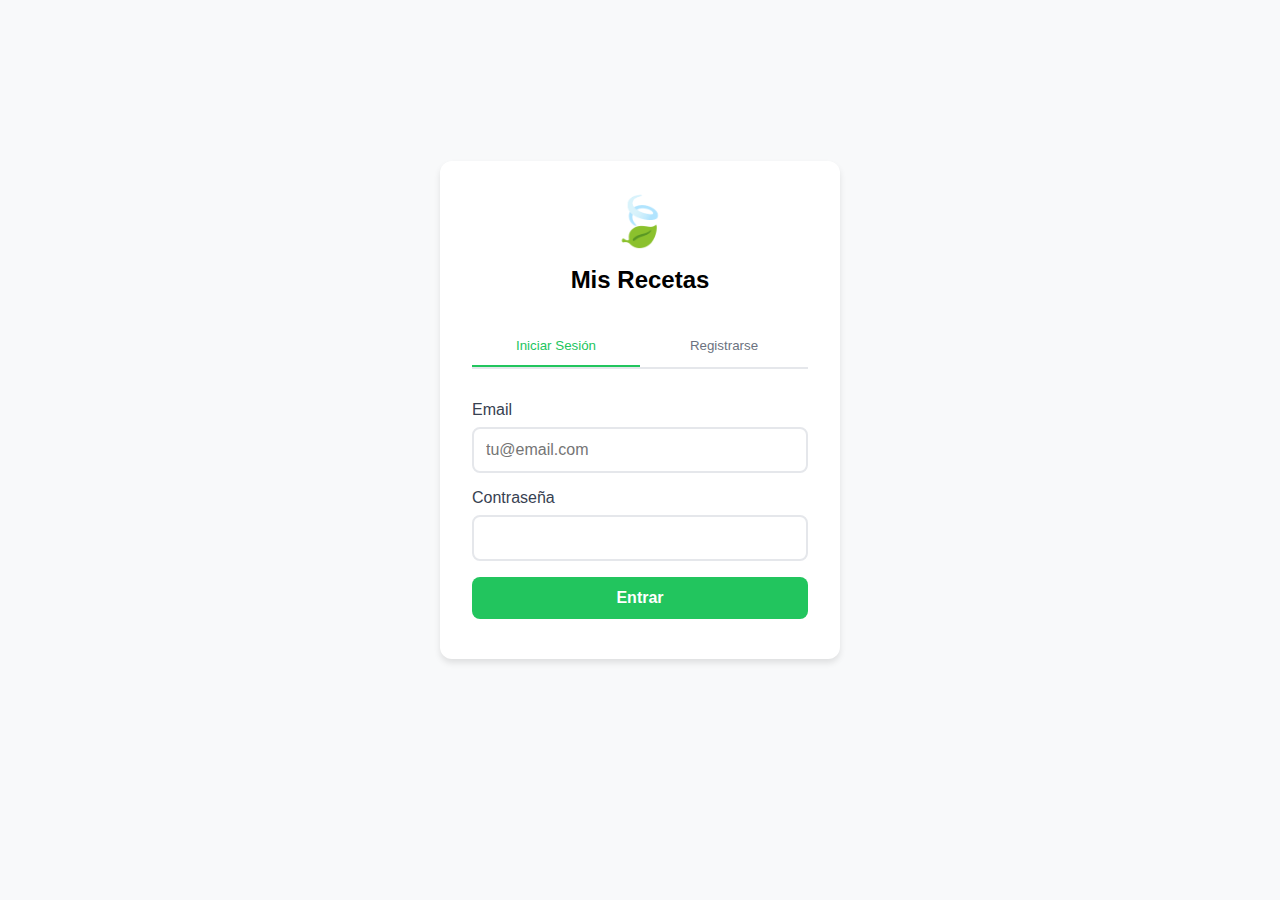
<file: PARA_HOSTALIA/sistema_apps_upload/app_recetas.html>
<!DOCTYPE html>
<html lang="es">
<head>
    <meta charset="UTF-8">
    <meta name="viewport" content="width=device-width, initial-scale=1.0, viewport-fit=cover">
    <title>Mis Recetas</title>
    
    <!-- Ocultar barra de estado en móvil -->
    <meta name="mobile-web-app-capable" content="yes">
    <meta name="apple-mobile-web-app-capable" content="yes">
    <meta name="apple-mobile-web-app-status-bar-style" content="black-translucent">
    
    <!-- PWA Manifest específico para Recetas -->
    <link rel="manifest" href="manifest_recetas.json">
    <meta name="theme-color" content="#22c55e">
    <link rel="icon" type="image/png" sizes="192x192" href="icons/recetas-192.png">
    <link rel="apple-touch-icon" href="icons/recetas-192.png">
    <style>
        * { margin: 0; padding: 0; box-sizing: border-box; }
        body { font-family: -apple-system, BlinkMacSystemFont, 'Segoe UI', Roboto, sans-serif; background: #f8f9fa; }
        
        /* Header */
        .mobile-header {
            background: #f8f9fa;
            padding: 1rem;
            padding-top: max(2.5rem, env(safe-area-inset-top, 2.5rem)); /* Respeta safe area + espacio extra */
            position: fixed;
            top: 0;
            left: 0;
            right: 0;
            z-index: 100;
            width: 100%;
        }
        
        .mobile-header-content {
            display: flex;
            justify-content: space-between;
            align-items: flex-start;
            gap: 0.5rem;
        }
        
        .mobile-logo {
            display: flex;
            align-items: center;
        }
        
        .mobile-logo-icon {
            font-size: 1.5rem;
            color: #22c55e;
            width: 35px;
            height: 35px;
            display: flex;
            align-items: center;
            justify-content: center;
        }
        
        .mobile-logo-text {
            font-size: 0.75rem;
            font-weight: 700;
            color: #22c55e;
            line-height: 1;
        }
        
        .mobile-user-greeting {
            color: #45b7d1;
            font-size: 0.60rem;
            font-weight: 600;
            text-align: left;
            flex: 1;
            padding-left: 1rem;
        }
        
        .mobile-logout-btn {
            background: #f3f4f6;
            color: #374151;
            border: 1px solid #d1d5db;
            padding: 0.5rem;
            border-radius: 8px;
            cursor: pointer;
            font-size: 0.8rem;
        }
        
        /* Filters */
        .mobile-filters-panel {
            background: #f8f9fa;
            padding: 0.25rem 1rem;
            position: fixed;
            top: 91px; /* Ajustado para el header más grande */
            left: 0;
            right: 0;
            z-index: 99;
            border-bottom: 1px solid #e5e7eb;
        }
        
        .mobile-filters-row {
            display: flex;
            justify-content: space-between;
            align-items: center;
            gap: 0.5rem;
            min-height: 36px;
        }
        
        .mobile-filter-types {
            display: flex;
            gap: 0.25rem;
            align-items: center;
            flex: 1;
            overflow-x: auto;
            padding: 0.25rem 0;
            min-width: 0;
            /* Ocultar scrollbar pero mantener funcionalidad */
            scrollbar-width: none;
            -ms-overflow-style: none;
        }
        
        .mobile-filter-types::-webkit-scrollbar {
            display: none;
        }
        
        .mobile-filter-circle {
            width: 32px;
            height: 32px;
            border-radius: 50%;
            border: none;
            background: #f3f4f6;
            color: #6b7280;
            font-size: 0.8rem;
            display: flex;
            align-items: center;
            justify-content: center;
            cursor: pointer;
            transition: all 0.2s;
            flex-shrink: 0;
        }
        
        .mobile-filter-circle:hover {
            background: #e5e7eb;
            transform: translateY(-1px);
            box-shadow: 0 2px 8px rgba(0, 0, 0, 0.1);
        }
        
        .mobile-filter-circle.active {
            background: #8b5cf6;
            color: white;
            transform: translateY(-1px);
            box-shadow: 0 4px 12px rgba(139, 92, 246, 0.4);
            border: 2px solid #7c3aed;
        }
        
        .mobile-new-recipe-btn {
            width: 32px;
            height: 32px;
            border-radius: 50%;
            border: none;
            background: #22c55e;
            color: white;
            font-size: 0.8rem;
            display: flex;
            align-items: center;
            justify-content: center;
            cursor: pointer;
            transition: all 0.2s;
            flex-shrink: 0;
            box-shadow: 0 2px 8px rgba(34, 197, 94, 0.3);
        }
        
        /* Content */
        .content {
            padding-top: 129px; /* Ajustado para header y filtros más grandes */
            padding-bottom: 2rem;
        }
        
        /* Login */
        .login-container {
            max-width: 400px;
            margin: 2rem auto;
            padding: 2rem;
            background: white;
            border-radius: 12px;
            box-shadow: 0 4px 6px rgba(0, 0, 0, 0.1);
        }
        
        .form-group {
            margin-bottom: 1rem;
        }
        
        .form-group label {
            display: block;
            margin-bottom: 0.5rem;
            font-weight: 500;
            color: #374151;
        }
        
        .form-group input {
            width: 100%;
            padding: 0.75rem;
            border: 2px solid #e5e7eb;
            border-radius: 8px;
            font-size: 1rem;
        }
        
        .btn {
            width: 100%;
            padding: 0.75rem;
            border: none;
            border-radius: 8px;
            font-size: 1rem;
            font-weight: 600;
            cursor: pointer;
            margin-bottom: 0.5rem;
        }
        
        .btn-primary { background: #22c55e; color: white; }
        .btn-secondary { background: #f3f4f6; color: #374151; }
        
        /* Recipes */
        .recipes-container {
            padding: 0 1rem;
        }
        
        .recipe-counter {
            background: white;
            padding: 1.75rem 1rem 0.75rem 1rem;
            border-radius: 8px;
            margin-bottom: 1rem;
            box-shadow: 0 2px 4px rgba(0, 0, 0, 0.1);
            font-weight: 600;
            color: #374151;
        }
        
        .recipes-grid {
            display: grid;
            grid-template-columns: repeat(2, 1fr);
            gap: 1rem;
        }
        
        .recipe-card {
            background: white;
            border-radius: 12px;
            overflow: hidden;
            box-shadow: 0 2px 8px rgba(0, 0, 0, 0.1);
            cursor: pointer;
            transition: transform 0.2s;
        }
        
        .recipe-card:hover {
            transform: translateY(-2px);
        }
        
        .recipe-image {
            width: 100%;
            height: 120px;
            background: #f3f4f6;
            display: flex;
            align-items: center;
            justify-content: center;
            font-size: 2rem;
            overflow: hidden;
        }
        
        .recipe-image img {
            width: 100%;
            height: 100%;
            object-fit: cover;
        }
        
        .recipe-content {
            padding: 1rem;
        }
        
        .recipe-name {
            font-weight: 600;
            color: #374151;
            font-size: 0.9rem;
            line-height: 1.2;
            margin-bottom: 0.25rem;
        }
        
        .recipe-type {
            color: #6b7280;
            font-size: 0.8rem;
            margin-bottom: 0.25rem;
        }
        
        .recipe-rating {
            color: #f59e0b;
            font-size: 0.8rem;
        }
        
        .hidden { display: none !important; }
        .error { background: #fee2e2; color: #dc2626; padding: 1rem; border-radius: 8px; margin: 1rem; }
        
        /* ===== MODALES ===== */
        .modal-overlay {
            position: fixed;
            top: 0;
            left: 0;
            right: 0;
            bottom: 0;
            background: rgba(0, 0, 0, 0.5);
            z-index: 1000;
            display: flex;
            align-items: center;
            justify-content: center;
            padding: 1rem;
        }
        
        .modal-content {
            background: white;
            border-radius: 12px;
            max-width: 90vw;
            max-height: 90vh;
            overflow: hidden;
            box-shadow: 0 20px 25px -5px rgba(0, 0, 0, 0.1);
        }
        
        .modal-header {
            padding: 1.5rem;
            border-bottom: 1px solid #e5e7eb;
            background: #f8f9fa;
        }
        
        .modal-body {
            padding: 1.5rem;
            max-height: 70vh;
            overflow-y: auto;
        }
        
        .modal-form .form-group {
            margin-bottom: 1rem;
        }
        
        .modal-form label {
            display: block;
            font-size: 0.875rem;
            font-weight: 600;
            color: #374151;
            margin-bottom: 0.5rem;
        }
        
        .modal-form input, .modal-form textarea {
            width: 100%;
            padding: 0.75rem;
            border: 1px solid #d1d5db;
            border-radius: 8px;
            font-size: 1rem;
            box-sizing: border-box;
        }
        
        .modal-form input:focus, .modal-form textarea:focus {
            outline: none;
            border-color: #3b82f6;
            box-shadow: 0 0 0 3px rgba(59, 130, 246, 0.1);
        }
        
        .type-button {
            display: flex;
            flex-direction: column;
            align-items: center;
            gap: 0.25rem;
            padding: 0.75rem 1rem;
            border: 2px solid #e5e7eb;
            border-radius: 8px;
            background: white;
            cursor: pointer;
            transition: all 0.2s;
            font-size: 0.875rem;
        }
        
        .type-button:hover {
            border-color: #3b82f6;
            background: #f0f9ff;
        }
        
        .type-button.active {
            border-color: #3b82f6;
            background: #3b82f6;
            color: white;
        }
        
        .health-toggle-container {
            display: flex;
            align-items: center;
            gap: 0.5rem;
            cursor: pointer;
        }
        
        .health-toggle-input {
            display: none;
        }
        
        .health-toggle-slider {
            width: 3rem;
            height: 1.5rem;
            background: #e5e7eb;
            border-radius: 0.75rem;
            position: relative;
            transition: background 0.2s;
        }
        
        .health-toggle-input:checked + .health-toggle-slider {
            background: #22c55e;
        }
        
        .health-toggle-knob {
            width: 1.25rem;
            height: 1.25rem;
            background: white;
            border-radius: 50%;
            position: absolute;
            top: 0.125rem;
            left: 0.125rem;
            transition: transform 0.2s;
            box-shadow: 0 1px 3px rgba(0, 0, 0, 0.1);
        }
        
        .health-toggle-input:checked + .health-toggle-slider .health-toggle-knob {
            transform: translateX(1.5rem);
        }
        
        .btn-modal-primary {
            background: #22c55e;
            color: white;
            padding: 0.5rem;
            border: none;
            border-radius: 50%;
            width: 2rem;
            height: 2rem;
            display: flex;
            align-items: center;
            justify-content: center;
            cursor: pointer;
            transition: all 0.2s;
            box-shadow: 0 2px 4px rgba(34, 197, 94, 0.2);
        }
        
        .btn-modal-primary:hover {
            background: #16a34a;
            transform: scale(1.05);
        }
        
        .btn-modal-secondary {
            background: #f3f4f6;
            color: #374151;
            padding: 0.5rem;
            border: none;
            border-radius: 50%;
            width: 2rem;
            height: 2rem;
            display: flex;
            align-items: center;
            justify-content: center;
            cursor: pointer;
            transition: all 0.2s;
        }
        
        .btn-modal-secondary:hover {
            background: #e5e7eb;
            transform: scale(1.05);
        }
        
        /* ===== COMPONENTES DE IMAGEN/VIDEO ===== */
        .image-no-preview {
            width: 100%;
            height: 120px;
            border: 2px dashed #d1d5db;
            border-radius: 8px;
            display: flex;
            align-items: center;
            justify-content: center;
            cursor: pointer;
            transition: all 0.2s;
            background: #fafafa;
        }
        
        /* Video containers más compactos */
        .image-no-preview.video-container {
            height: 60px;
            min-height: 60px;
        }
        
        .image-no-preview:hover {
            border-color: #3b82f6;
            background: #f0f9ff;
        }
        
        .image-no-preview-button {
            display: flex;
            flex-direction: column;
            align-items: center;
            gap: 0.5rem;
        }
        
        .image-no-preview-icon {
            font-size: 2rem;
            color: #6b7280;
        }
        
        .image-no-preview-text {
            font-size: 0.875rem;
            color: #6b7280;
            font-weight: 500;
        }
        
        .image-preview-container {
            position: relative;
            width: 100%;
            height: 120px;
            border-radius: 8px;
            overflow: hidden;
            cursor: pointer;
        }
        
        .image-preview-img {
            width: 100%;
            height: 100%;
            object-fit: cover;
        }
        
        .image-remove-btn {
            position: absolute;
            top: 0.5rem;
            right: 0.5rem;
            background: rgba(239, 68, 68, 0.9);
            color: white;
            border: none;
            border-radius: 50%;
            width: 1.5rem;
            height: 1.5rem;
            display: flex;
            align-items: center;
            justify-content: center;
            cursor: pointer;
            font-size: 0.75rem;
        }
        
        .image-change-btn {
            position: absolute;
            bottom: 0.5rem;
            right: 0.5rem;
            background: rgba(59, 130, 246, 0.9);
            color: white;
            border: none;
            border-radius: 4px;
            padding: 0.25rem 0.5rem;
            font-size: 0.75rem;
            cursor: pointer;
        }
        
        .video-preview-container {
            display: flex;
            align-items: center;
            justify-content: space-between;
            padding: 0.75rem;
            background: #f0f9ff;
            border: 1px solid #3b82f6;
            border-radius: 8px;
        }
        
        .video-info {
            display: flex;
            align-items: center;
            gap: 0.5rem;
        }
        
        .video-actions {
            display: flex;
            gap: 0.5rem;
        }
        
        .video-btn {
            padding: 0.25rem 0.5rem;
            border: none;
            border-radius: 4px;
            font-size: 0.75rem;
            cursor: pointer;
            transition: all 0.2s;
        }
        
        .video-btn-change {
            background: #3b82f6;
            color: white;
        }
        
        .video-btn-remove {
            background: #ef4444;
            color: white;
        }
        
        /* Input de archivo que funciona en móviles (igual que test) */
        .file-input-working {
            width: 100%;
            padding: 15px;
            border: 2px solid #ddd;
            border-radius: 8px;
            font-size: 16px;
            margin: 10px 0;
            background: white;
            cursor: pointer;
        }
        
        .file-input-working:hover {
            border-color: #007bff;
        }

        /* Estilos específicos para inputs móviles optimizados */
        .mobile-file-input {
            position: absolute;
            top: 0;
            left: 0;
            width: 100%;
            height: 100%;
            opacity: 0;
            cursor: pointer;
            z-index: 10;
        }

        .mobile-file-button {
            position: relative;
            display: block;
            width: 100%;
            padding: 15px;
            border: 2px solid #ddd;
            border-radius: 8px;
            background: white;
            text-align: center;
            cursor: pointer;
            transition: all 0.2s;
            overflow: hidden;
        }

        .mobile-file-button:hover {
            border-color: #007bff;
            background: #f8f9ff;
        }

        .mobile-file-button:active {
            transform: scale(0.98);
        }

        /* Estrellas de valoración */
        .star {
            font-size: 1.2rem;
            cursor: pointer;
            transition: all 0.2s;
            opacity: 0.3;
        }
        
        .star:hover {
            transform: scale(1.2);
        }
        
        .star.active {
            opacity: 1;
        }

        /* Estilos para pestañas de autenticación */
        .tab-button {
            flex: 1;
            padding: 0.75rem;
            border: none;
            background: transparent;
            cursor: pointer;
            font-weight: 500;
            color: #6b7280;
            border-bottom: 2px solid transparent;
            transition: all 0.2s;
        }

        .tab-button:hover {
            color: #374151;
        }

        .tab-button.active {
            color: #22c55e;
            border-bottom-color: #22c55e;
        }

        .auth-form {
            transition: opacity 0.3s ease;
        }

        .auth-form.hidden {
            display: none;
        }
    </style>
</head>
<body>
    <!-- TEST MOBILE DEBUG -->

    <!-- Header -->
    <header class="mobile-header hidden" id="header">
        <div class="mobile-header-content">
            <div class="mobile-logo">
                <span class="mobile-logo-icon">🍃</span>
                <div class="mobile-logo-text">
                    <div>Mis</div>
                    <div>Recetas</div>
                </div>
            </div>
            <div class="mobile-user-greeting">
                <div>👋 Hola</div>
                <div id="userName">Usuario</div>
            </div>
            <button class="mobile-logout-btn" onclick="logout()">Salir</button>
        </div>
    </header>

    <!-- Filters -->
    <div class="mobile-filters-panel hidden" id="filtersPanel">
        <div class="mobile-filters-row">
            <div class="mobile-filter-types">
                <button class="mobile-filter-circle active" onclick="filterByType('')" title="Todos">🍽️</button>
                <button class="mobile-filter-circle" onclick="filterByType('Entrante')" title="Entrante">🫒</button>
                <button class="mobile-filter-circle" onclick="filterByType('Principal')" title="Principal">🥘</button>
                <button class="mobile-filter-circle" onclick="filterByType('Postre')" title="Postre">🍰</button>
                <button class="mobile-filter-circle" onclick="filterByType('Bebida')" title="Bebida">🥤</button>
                <button class="mobile-filter-circle" onclick="filterByType('Extra')" title="Extra">🧺</button>
                <button class="mobile-filter-circle" onclick="toggleSaludable()" title="Saludable" id="saludableBtn">💚</button>
                <button class="mobile-filter-circle" onclick="toggleSearch()" title="Buscar" id="searchBtn">🔍</button>
            </div>
            <div class="mobile-actions">
                <button class="mobile-new-recipe-btn" onclick="newRecipe()" title="Nueva Receta">➕</button>
            </div>
        </div>
        <!-- Search Input - DENTRO DEL PANEL DE FILTROS -->
        <div style="width: 100%; margin-top: 0.75rem;">
            <input type="text" id="searchInput" placeholder="Buscar recetas..." style="display: none; width: 100%; padding: 0.75rem; border: 1px solid #d1d5db; border-radius: 8px; font-size: 1rem; box-sizing: border-box;" oninput="onSearchInput(event)">
        </div>
    </div>

    <!-- Content -->
    <div class="content">
        <!-- Login/Register -->
        <div class="login-container" id="loginContainer">
            <div style="text-align: center; margin-bottom: 2rem;">
                <div style="font-size: 3rem; margin-bottom: 1rem;">🍃</div>
                <h2>Mis Recetas</h2>
            </div>
            
            <!-- Pestañas Login/Register -->
            <div style="display: flex; margin-bottom: 2rem; border-bottom: 2px solid #e5e7eb;">
                <button type="button" id="loginTab" class="tab-button active" onclick="showLoginForm()">Iniciar Sesión</button>
                <button type="button" id="registerTab" class="tab-button" onclick="showRegisterForm()">Registrarse</button>
            </div>
            
            <!-- Formulario de Login -->
            <form id="loginForm" class="auth-form">
                <div class="form-group">
                    <label>Email</label>
                    <input type="email" id="loginEmail" placeholder="tu@email.com" required oninput="hideError()">
                </div>
                <div class="form-group">
                    <label>Contraseña</label>
                    <input type="password" id="loginPassword" required oninput="hideError()">
                </div>
                <button type="submit" class="btn btn-primary">Entrar</button>
            </form>

            <!-- Formulario de Registro -->
            <form id="registerForm" class="auth-form hidden">
                <div class="form-group">
                    <label>Nombre completo</label>
                    <input type="text" id="registerName" placeholder="Tu nombre completo" required oninput="hideError()">
                </div>
                <div class="form-group">
                    <label>Email</label>
                    <input type="email" id="registerEmail" placeholder="tu@email.com" required oninput="hideError()">
                </div>
                <div class="form-group">
                    <label>Contraseña</label>
                    <input type="password" id="registerPassword" minlength="6" placeholder="Mínimo 6 caracteres" required oninput="hideError()">
                </div>
                <div class="form-group">
                    <label>Confirmar contraseña</label>
                    <input type="password" id="registerPasswordConfirm" minlength="6" placeholder="Repetir contraseña" required oninput="hideError()">
                </div>
                <button type="submit" class="btn btn-primary">Registrarse</button>
                <p style="font-size: 0.8rem; color: #6b7280; margin-top: 1rem; text-align: center;">
                    📧 Recibirás un código de verificación en tu email
                </p>
            </form>

            <!-- Formulario de Verificación -->
            <form id="verifyForm" class="auth-form hidden">
                <div style="text-align: center; margin-bottom: 2rem;">
                    <div style="font-size: 2rem; margin-bottom: 1rem;">📧</div>
                    <h3>Verificar tu email</h3>
                    <p style="color: #6b7280;">Hemos enviado un código de 6 dígitos a:</p>
                    <p style="font-weight: 600;" id="verifyEmailDisplay"></p>
                </div>
                <div class="form-group">
                    <label>Código de verificación</label>
                    <input type="text" id="verifyCode" placeholder="123456" maxlength="6" pattern="[0-9]{6}" required oninput="hideError()">
                </div>
                <button type="submit" class="btn btn-primary">Verificar</button>
                <button type="button" class="btn btn-secondary" onclick="resendVerificationCode()">Reenviar código</button>
                <button type="button" class="btn btn-secondary" onclick="backToRegister()">Volver</button>
            </form>
        </div>

        <!-- Recipes -->
        <div class="recipes-container hidden" id="recipesContainer">
            <div class="recipe-counter" id="recipeCounter">
                <!-- Contador se actualiza aquí -->
            </div>
            <div class="recipes-grid" id="recipesGrid">
                <!-- Recetas se cargan aquí -->
            </div>
        </div>
        
        <div class="error hidden" id="error"></div>
    </div>

    <script>
        // ===== DEBUG MOBILE: MOSTRAR INFO EN PANTALLA =====
        
        const API_BASE = 'https://colisan.com/sistema_apps_upload/sistema_apps_api/recetas/';
        let currentUser = null;
        let currentToken = null;
        let allRecipes = [];
        let currentFilter = '';

        document.addEventListener('DOMContentLoaded', function() {
            document.getElementById('loginForm').addEventListener('submit', handleLogin);
            document.getElementById('registerForm').addEventListener('submit', handleRegister);
            document.getElementById('verifyForm').addEventListener('submit', handleVerification);
        });

        async function handleLogin(e) {
            e.preventDefault();
            
            const email = document.getElementById('loginEmail').value;
            const password = document.getElementById('loginPassword').value;

            try {
                const response = await fetch(API_BASE + 'auth_register.php', {
                    method: 'POST',
                    headers: { 'Content-Type': 'application/json' },
                    body: JSON.stringify({
                        action: 'login',
                        email: email,
                        password: password
                    })
                });

                const data = await response.json();
                
                if (data.success) {
                    currentUser = data.data.user;
                    currentToken = data.data.token;
                    showRecipes();
                } else {
                    showError(data.error || 'Error de login');
                }
            } catch (error) {
                showError('Error de conexión: ' + error.message);
            }
        }

        async function loadRecipes() {
            try {
                const response = await fetch(API_BASE + 'list.php?token=' + encodeURIComponent(currentToken));
                const data = await response.json();
                
                if (data.success && data.data && data.data.recetas) {
                    allRecipes = data.data.recetas;
                    displayRecipes(allRecipes);
                    updateCounter(allRecipes.length, false);
                } else {
                    showError('Error cargando recetas: ' + (data.error || 'Error desconocido'));
                }
            } catch (error) {
                showError('Error: ' + error.message);
            }
        }

        function displayRecipes(recetas) {
            const grid = document.getElementById('recipesGrid');
            grid.innerHTML = '';
            
            // LIMPIAR TODOS LOS DATOS DE RECETAS ANTES DE PROCESARLAS
            recetas = recetas.map(receta => {
                // Crear copia limpia de la receta
                const recetaLimpia = {...receta};
                
                // LIMPIEZA BRUTAL - ELIMINAR TODO LO QUE NO SEA LETRA/NÚMERO/ESPACIO
                if (recetaLimpia.receta_nombre) {
                    // Convertir a string y limpiar TODO
                    let nombre = String(recetaLimpia.receta_nombre);
                    
                    // Método 1: Eliminar caracteres específicos problemáticos
                    nombre = nombre.replace(/[""''""''«»„‚‛‟]/g, '');
                    nombre = nombre.replace(/[><]/g, '');
                    nombre = nombre.replace(/&[^;]+;/g, '');
                    
                    // Método 2: Solo mantener caracteres seguros
                    nombre = nombre.replace(/[^\w\sáéíóúñÁÉÍÓÚÑüÜ.,():-]/g, '');
                    
                    // Limpiar espacios múltiples y trim
                    nombre = nombre.replace(/\s+/g, ' ').trim();
                    
                    recetaLimpia.receta_nombre = nombre || 'Sin nombre';
                }
                
                return recetaLimpia;
            });
            
            recetas.forEach(receta => {
                const card = document.createElement('div');
                card.className = 'recipe-card';
                card.onclick = () => viewRecipe(receta);
                
                // El nombre ya está limpio desde arriba
                const cleanName = receta.receta_nombre || 'Sin nombre';
                
                // Crear contenedor de imagen SIN inline JS problemático
                const imgBox = document.createElement('div');
                imgBox.className = 'recipe-image';
                imgBox.style.background = '#f3f4f6';
                
                if (receta.receta_image && receta.receta_image.trim() !== '') {
                    const img = document.createElement('img');
                    // Agregar timestamp para evitar caché
                    const separator = receta.receta_image.includes('?') ? '&' : '?';
                    img.src = receta.receta_image + separator + 'v=' + Date.now();
                    img.alt = cleanName;
                    img.addEventListener('error', () => {
                        img.remove(); // Deja solo el fondo gris
                    });
                    imgBox.appendChild(img);
                }
                
                // Obtener icono del tipo
                const tipoIconos = {
                    'Entrante': '🫒',
                    'Principal': '🥘', 
                    'Postre': '🍰',
                    'Bebida': '🥤',
                    'Extra': '🧺'
                };
                const tipoIcono = tipoIconos[receta.receta_tipo] || '🍽️';
                
                // Iconos de estado (saludable y video)
                let estadoIconos = '';
                if (receta.receta_saludable) {
                    estadoIconos += ' 💚';
                }
                if (receta.receta_video && receta.receta_video.trim() !== '') {
                    estadoIconos += ` <span style="cursor:pointer;" onclick="event.stopPropagation(); openVideoModal('${receta.receta_video}');" title="Ver video">📹</span>`;
                }
                
                // Crear contenido de la card SIN innerHTML problemático
                const contentDiv = document.createElement('div');
                contentDiv.className = 'recipe-content';
                contentDiv.innerHTML = `
                    <div class="recipe-name">${cleanName}</div>
                    <div class="recipe-type">${tipoIcono} ${receta.receta_tipo}</div>
                    <div class="recipe-rating">⭐ ${receta.receta_valoracion || 0}/5${estadoIconos}</div>
                `;
                
                // Ensamblar card
                card.appendChild(imgBox);
                card.appendChild(contentDiv);
                grid.appendChild(card);
            });
        }

        function filterByType(tipo) {
            // Remover active de todos los filtros de tipo (no del saludable ni búsqueda)
            document.querySelectorAll('.mobile-filter-circle').forEach(function(btn) {
                if (btn.id !== 'saludableBtn' && btn.id !== 'searchBtn') {
                    btn.classList.remove('active');
                }
            });
            
            // Encontrar el botón correcto y marcarlo como activo
            const buttons = document.querySelectorAll('.mobile-filter-circle');
            buttons.forEach(function(btn) {
                if (btn.id !== 'saludableBtn' && btn.id !== 'searchBtn') {
                    if ((tipo === '' && btn.title === 'Todos') ||
                        (tipo !== '' && btn.title === tipo)) {
                        btn.classList.add('active');
                    }
                }
            });
            
            // Filtrar recetas
            currentFilter = tipo;
            applyFilters();
        }

        function updateCounter(count, isFiltered) {
            const counter = document.getElementById('recipeCounter');
            const text = isFiltered ? `${count} receta${count !== 1 ? 's' : ''} ${currentFilter} (filtradas)` : `${count} receta${count !== 1 ? 's' : ''}`;
            counter.textContent = text;
        }

        let currentRecipe = null;
        
        function viewRecipe(receta) {
            currentRecipe = receta;
            
            // Rellenar datos del modal
            document.getElementById('detailRecipeName').textContent = receta.receta_nombre;
            document.getElementById('detailRecipeType').textContent = receta.receta_tipo;
            document.getElementById('detailRecipeRating').textContent = `⭐ ${receta.receta_valoracion || 0}/5`;
            document.getElementById('detailRecipeTime').textContent = receta.receta_tiempopreparacion ? `${receta.receta_tiempopreparacion} min` : 'No especificado';
            document.getElementById('detailRecipePortions').textContent = receta.receta_porciones ? `${receta.receta_porciones} porc` : 'No especificado';
            
            // Mostrar imagen
            const imageContainer = document.getElementById('detailRecipeImage');
            if (receta.receta_image && receta.receta_image.trim() !== '') {
                // Agregar timestamp para evitar caché
                const separator = receta.receta_image.includes('?') ? '&' : '?';
                const imageUrl = receta.receta_image + separator + 'v=' + Date.now();
                imageContainer.innerHTML = `<img src="${imageUrl}" alt="${receta.receta_nombre}" style="width: 100%; height: 200px; object-fit: cover; border-radius: 8px;">`;
            } else {
                imageContainer.innerHTML = '<div style="width: 100%; height: 200px; background: #f3f4f6; border-radius: 8px; display: flex; align-items: center; justify-content: center; color: #6b7280;">Sin imagen</div>';
            }
            
            // Mostrar ingredientes
            document.getElementById('detailRecipeIngredients').textContent = receta.receta_ingredients || 'No especificados';
            
            // Mostrar preparación  
            document.getElementById('detailRecipePreparation').textContent = receta.receta_preparation || 'No especificada';
            
            // Mostrar indicadores
            document.getElementById('detailRecipeHealthy').style.display = receta.receta_saludable ? 'inline' : 'none';
            document.getElementById('detailRecipeVideo').style.display = (receta.receta_video && receta.receta_video.trim() !== '') ? 'inline' : 'none';
            
            // Abrir modal
            document.getElementById('recipeDetailModal').classList.remove('hidden');
            document.body.style.overflow = 'hidden';
        }

        // ===== FUNCIONES DE MODALES =====
        
        function newRecipe() {
            document.getElementById('newRecipeModal').classList.remove('hidden');
            document.body.style.overflow = 'hidden'; // Bloquear scroll
            // Limpiar formulario
            document.getElementById('newRecipeForm').reset();
            document.getElementById('newRecipeType').value = '';
            // Desactivar todos los botones de tipo
            document.querySelectorAll('#newRecipeModal .type-button').forEach(btn => {
                btn.classList.remove('active');
            });
            // Inicializar componentes de imagen/video
            initializeNewRecipeModal();
        }
        
        function closeNewRecipeModal() {
            document.getElementById('newRecipeModal').classList.add('hidden');
            document.body.style.overflow = 'auto'; // Restaurar scroll
        }
        
        function selectNewType(tipo) {
            // Desactivar todos los botones
            document.querySelectorAll('#newRecipeModal .type-button').forEach(btn => {
                btn.classList.remove('active');
            });
            
            // Activar el seleccionado
            document.querySelector(`#newRecipeModal .type-button[data-type="${tipo}"]`).classList.add('active');
            document.getElementById('newRecipeType').value = tipo;
        }
        
        function saveNewRecipe() {
            const form = document.getElementById('newRecipeForm');
            const formData = new FormData();
            
            // Validar campos requeridos
            const nombre = document.getElementById('newRecipeName').value.trim();
            const tipo = document.getElementById('newRecipeType').value;
            
            if (!nombre) {
                alert('El nombre de la receta es obligatorio');
                return;
            }
            
            if (!tipo) {
                alert('Selecciona un tipo de receta');
                return;
            }
            
            // Recopilar datos
            formData.append('nombre', nombre);
            formData.append('tipo', tipo);
            formData.append('saludable', document.getElementById('newRecipeHealthy').checked ? 1 : 0);
            formData.append('tiempo', document.getElementById('newRecipeTime').value || 0);
            formData.append('porciones', document.getElementById('newRecipePortions').value || 1);
            formData.append('valoracion', document.getElementById('newRecipeRating').value || 0);
            formData.append('ingredientes', document.getElementById('newRecipeIngredients').value);
            formData.append('preparacion', document.getElementById('newRecipePreparation').value);
            formData.append('token', currentToken);
            
            // Archivos
            const imageFile = document.getElementById('newRecipeImage').files[0];
            const videoFile = document.getElementById('newRecipeVideo').files[0];
            
            if (imageFile) formData.append('imagen', imageFile);
            if (videoFile) formData.append('video', videoFile);
            
            // Enviar a API
            fetch(API_BASE + 'create.php', {
                method: 'POST',
                body: formData
            })
            .then(response => response.json())
            .then(data => {
                if (data.success) {
                    alert('Receta creada exitosamente');
                    closeNewRecipeModal();
                    loadRecipes(); // Recargar lista
                } else {
                    alert('Error: ' + data.error);
                }
            })
            .catch(error => {
                alert('Error de conexión: ' + error.message);
            });
        }
        
        function selectEditType(tipo) {
            // Desactivar todos los botones
            document.querySelectorAll('#editRecipeModal .type-button').forEach(btn => {
                btn.classList.remove('active');
            });
            
            // Activar el seleccionado
            document.querySelector(`#editRecipeModal .type-button[data-type="${tipo}"]`).classList.add('active');
            document.getElementById('editRecipeType').value = tipo;
        }
        
        function closeEditRecipeModal() {
            document.getElementById('editRecipeModal').classList.add('hidden');
            document.body.style.overflow = 'auto'; // Restaurar scroll
        }
        
        function saveEditRecipe() {
            alert('Función de editar por implementar');
        }
        
        // ===== FUNCIONES DE IMAGEN/VIDEO =====
        
        // Funciones para validar antes de abrir selector
        // Función eliminada - ahora el input es directamente clickeable
        
        // Función eliminada - ahora el input es directamente clickeable
        
        function handleNewImageUpload(input) {
            // Validar que existan nombre y tipo antes de subir imagen
            const nombre = document.getElementById('newRecipeName').value.trim();
            const tipo = document.getElementById('newRecipeType').value;
            
            if (!nombre || !tipo) {
                alert('⚠️ Debes completar el NOMBRE y seleccionar un TIPO antes de subir la imagen');
                input.value = ''; // Limpiar selección
                return;
            }
            
            const file = input.files[0];
            if (!file) return;
            
            // Validar tipo de archivo
            if (!file.type.startsWith('image/')) {
                alert('Por favor selecciona un archivo de imagen válido');
                return;
            }
            
            // Crear preview
            const reader = new FileReader();
            reader.onload = function(e) {
                // Mostrar preview inmediatamente
                renderNewImageUploader(e.target.result);
                document.getElementById('newImageUrl').value = e.target.result;
            };
            reader.readAsDataURL(file);
        }
        
        function handleNewVideoUpload(input) {
            // Validar que existan nombre y tipo antes de subir video
            const nombre = document.getElementById('newRecipeName').value.trim();
            const tipo = document.getElementById('newRecipeType').value;
            
            if (!nombre || !tipo) {
                alert('⚠️ Debes completar el NOMBRE y seleccionar un TIPO antes de subir el video');
                input.value = ''; // Limpiar selección
                return;
            }
            
            const file = input.files[0];
            if (!file) return;
            
            // Validar tipo de archivo
            if (!file.type.startsWith('video/')) {
                alert('Por favor selecciona un archivo de video válido');
                return;
            }
            
            // Crear preview
            const fileName = file.name;
            renderNewVideoUploader(fileName);
            document.getElementById('newVideoUrl').value = fileName;
        }
        
        function renderNewImageUploader(imageUrl) {
            const container = document.getElementById('newImageContainer');
            
            if (imageUrl && imageUrl.trim() !== '') {
                // Mostrar imagen con botones
                container.innerHTML = `
                    <div class="image-preview-container">
                        <img src="${imageUrl}" alt="Vista previa" class="image-preview-img">
                        <button type="button" onclick="event.stopPropagation(); removeNewImage()" class="image-remove-btn" title="Eliminar imagen">✕</button>
                    </div>
                `;
            } else {
                // BOTÓN OPTIMIZADO PARA MÓVIL - MÉTODO MEJORADO
                container.innerHTML = `
                    <div class="mobile-file-button" onclick="openNewImageSelector()">
                        <span class="image-no-preview-icon">📷</span>
                        <span class="image-no-preview-text">Seleccionar imagen</span>
                    </div>
                `;
            }
        }
        
        function renderNewVideoUploader(fileName) {
            const container = document.getElementById('newVideoContainer');
            
            if (fileName && fileName.trim() !== '') {
                // Mostrar área con botones: ver, cambiar, quitar
                container.innerHTML = `
                    <div class="image-no-preview video-container" style="background: #f0f9ff; border-color: #3b82f6;">
                        <div style="display: flex; gap: 0.5rem;">
                            <button type="button" onclick="viewNewVideo()" class="video-btn" style="background: #10b981; color: white;">👁️ Ver</button>
                            <button type="button" onclick="removeNewVideo()" class="video-btn video-btn-remove">✕ Quitar</button>
                        </div>
                    </div>
                `;
            } else {
                // BOTÓN OPTIMIZADO PARA MÓVIL - MÉTODO MEJORADO
                container.innerHTML = `
                    <div class="mobile-file-button" onclick="openNewVideoSelector()">
                        <span class="image-no-preview-icon">🎥</span>
                        <span class="image-no-preview-text">Seleccionar video</span>
                    </div>
                `;
            }
        }
        
        function removeNewImage() {
            document.getElementById('newRecipeImage').value = '';
            document.getElementById('newImageUrl').value = '';
            renderNewImageUploader('');
        }
        
        function removeNewVideo() {
            document.getElementById('newRecipeVideo').value = '';
            document.getElementById('newVideoUrl').value = '';
            renderNewVideoUploader('');
        }
        
        // Funciones para validar antes de abrir selector (NUEVA RECETA) - MÉTODO MEJORADO PARA MÓVILES
        function openNewImageSelector() {
            const nombre = document.getElementById('newRecipeName').value.trim();
            const tipo = document.getElementById('newRecipeType').value;
            
            if (!nombre || !tipo) {
                alert('⚠️ Debes completar el NOMBRE y seleccionar un TIPO antes de seleccionar la imagen');
                return;
            }
            
            // MÉTODO OPTIMIZADO PARA WEBVIEW MÓVIL
            const input = document.getElementById('newRecipeImage');
            
            // Método 1: Trigger directo
            try {
                input.click();
            } catch (e) {
                // Método 2: Si falla, crear evento programático
                const event = new MouseEvent('click', {
                    view: window,
                    bubbles: true,
                    cancelable: true
                });
                input.dispatchEvent(event);
            }
        }
        
        function openNewVideoSelector() {
            const nombre = document.getElementById('newRecipeName').value.trim();
            const tipo = document.getElementById('newRecipeType').value;
            
            if (!nombre || !tipo) {
                alert('⚠️ Debes completar el NOMBRE y seleccionar un TIPO antes de seleccionar el video');
                return;
            }
            
            // MÉTODO OPTIMIZADO PARA WEBVIEW MÓVIL
            const input = document.getElementById('newRecipeVideo');
            
            // Método 1: Trigger directo
            try {
                input.click();
            } catch (e) {
                // Método 2: Si falla, crear evento programático
                const event = new MouseEvent('click', {
                    view: window,
                    bubbles: true,
                    cancelable: true
                });
                input.dispatchEvent(event);
            }
        }
        
        // Inicializar componentes al abrir modal
        function initializeNewRecipeModal() {
            renderNewImageUploader('');
            renderNewVideoUploader('');
            // Inicializar estrellas en 0 (todas grises)
            updateStars('#newRecipeModal', 0);
            document.getElementById('newRecipeRating').value = 0;
        }
        
        // ===== FUNCIONES EDICIÓN IMAGEN/VIDEO =====
        
        // Funciones para validar antes de abrir selector (EDITAR)
        function openEditImageSelector() {
            const nombre = document.getElementById('editRecipeName').value.trim();
            const tipo = document.getElementById('editRecipeType').value;
            
            if (!nombre || !tipo) {
                alert('⚠️ Debes completar el NOMBRE y seleccionar un TIPO antes de cambiar la imagen');
                return;
            }
            
            // Método que funciona mejor en móviles
            const input = document.getElementById('editRecipeImage');
            input.style.display = 'block';
            input.style.position = 'absolute';
            input.style.top = '0';
            input.style.left = '0';
            input.style.width = '100%';
            input.style.height = '100%';
            input.style.opacity = '0';
            input.style.zIndex = '1000';
            
            setTimeout(() => {
                input.click();
                setTimeout(() => {
                    input.style.display = 'none';
                }, 100);
            }, 50);
        }
        
        function openEditVideoSelector() {
            const nombre = document.getElementById('editRecipeName').value.trim();
            const tipo = document.getElementById('editRecipeType').value;
            
            if (!nombre || !tipo) {
                alert('⚠️ Debes completar el NOMBRE y seleccionar un TIPO antes de cambiar el video');
                return;
            }
            
            // Método que funciona mejor en móviles
            const input = document.getElementById('editRecipeVideo');
            input.style.display = 'block';
            input.style.position = 'absolute';
            input.style.top = '0';
            input.style.left = '0';
            input.style.width = '100%';
            input.style.height = '100%';
            input.style.opacity = '0';
            input.style.zIndex = '1000';
            
            setTimeout(() => {
                input.click();
                setTimeout(() => {
                    input.style.display = 'none';
                }, 100);
            }, 50);
        }
        
        function handleEditImageUpload(input) {
            // Validar que existan nombre y tipo antes de subir imagen
            const nombre = document.getElementById('editRecipeName').value.trim();
            const tipo = document.getElementById('editRecipeType').value;
            
            if (!nombre || !tipo) {
                alert('⚠️ Debes completar el NOMBRE y seleccionar un TIPO antes de cambiar la imagen');
                input.value = ''; // Limpiar selección
                return;
            }
            
            const file = input.files[0];
            if (!file) return;
            
            if (!file.type.startsWith('image/')) {
                alert('Por favor selecciona un archivo de imagen válido');
                return;
            }
            
            const reader = new FileReader();
            reader.onload = function(e) {
                // Mostrar preview inmediatamente con timestamp para evitar caché
                renderEditImageUploader(e.target.result);
                document.getElementById('editImageUrl').value = e.target.result;
            };
            reader.readAsDataURL(file);
        }
        
        function handleEditVideoUpload(input) {
            // Validar que existan nombre y tipo antes de subir video
            const nombre = document.getElementById('editRecipeName').value.trim();
            const tipo = document.getElementById('editRecipeType').value;
            
            if (!nombre || !tipo) {
                alert('⚠️ Debes completar el NOMBRE y seleccionar un TIPO antes de cambiar el video');
                input.value = ''; // Limpiar selección
                return;
            }
            
            const file = input.files[0];
            if (!file) return;
            
            if (!file.type.startsWith('video/')) {
                alert('Por favor selecciona un archivo de video válido');
                return;
            }
            
            const fileName = file.name;
            renderEditVideoUploader(fileName);
            document.getElementById('editVideoUrl').value = fileName;
        }
        
        function renderEditImageUploader(imageUrl) {
            const container = document.getElementById('editImageContainer');
            
            if (imageUrl && imageUrl.trim() !== '') {
                // Agregar timestamp para evitar caché si es una URL externa
                let displayUrl = imageUrl;
                if (imageUrl.startsWith('http') && !imageUrl.includes('?v=')) {
                    const separator = imageUrl.includes('?') ? '&' : '?';
                    displayUrl = imageUrl + separator + 'v=' + Date.now();
                }
                
                container.innerHTML = `
                    <div class="image-preview-container">
                        <img src="${displayUrl}" alt="Vista previa" class="image-preview-img">
                        <button type="button" onclick="event.stopPropagation(); removeEditImage()" class="image-remove-btn" title="Eliminar imagen">✕</button>
                    </div>
                    <div style="margin-top: 10px; text-align: center;">
                        <button type="button" onclick="openEditImageSelector()" class="btn btn-primary" style="font-size: 14px; padding: 8px 16px; background: #007bff; color: white; border: none; border-radius: 6px;">
                            <i class="fas fa-camera"></i> Cambiar Imagen
                        </button>
                    </div>
                `;
            } else {
                container.innerHTML = `
                    <div class="image-no-preview">
                        <div class="image-no-preview-button" onclick="openEditImageSelector()">
                            <span class="image-no-preview-icon">📷</span>
                            <span class="image-no-preview-text">Seleccionar imagen</span>
                        </div>
                    </div>
                `;
            }
        }
        
        function renderEditVideoUploader(fileName) {
            const container = document.getElementById('editVideoContainer');
            
            if (fileName && fileName.trim() !== '') {
                // Mostrar área con botones: ver, cambiar, quitar
                container.innerHTML = `
                    <div class="image-no-preview video-container" style="background: #f0f9ff; border-color: #3b82f6;">
                        <div style="display: flex; gap: 0.5rem;">
                            <button type="button" onclick="viewEditVideo()" class="video-btn" style="background: #10b981; color: white;">👁️ Ver</button>
                            <button type="button" onclick="openEditVideoSelector()" class="video-btn" style="background: #3b82f6; color: white;">🎥 Cambiar</button>
                            <button type="button" onclick="removeEditVideo()" class="video-btn video-btn-remove">✕ Quitar</button>
                        </div>
                    </div>
                `;
            } else {
                container.innerHTML = `
                    <div class="image-no-preview">
                        <div class="image-no-preview-button" onclick="openEditVideoSelector()">
                            <span class="image-no-preview-icon">🎥</span>
                            <span class="image-no-preview-text">Seleccionar video</span>
                        </div>
                    </div>
                `;
            }
        }
        
        function removeEditImage() {
            document.getElementById('editRecipeImage').value = '';
            document.getElementById('editImageUrl').value = '';
            renderEditImageUploader('');
        }
        
        function removeEditVideo() {
            document.getElementById('editRecipeVideo').value = '';
            document.getElementById('editVideoUrl').value = '';
            renderEditVideoUploader('');
        }
        
        // ===== FUNCIONES VISUALIZAR VIDEO =====
        
        function viewNewVideo() {
            const file = document.getElementById('newRecipeVideo').files[0];
            if (file) {
                const videoUrl = URL.createObjectURL(file);
                openVideoModal(videoUrl);
            }
        }
        
        function viewEditVideo() {
            const videoUrl = document.getElementById('editVideoUrl').value;
            if (videoUrl) {
                openVideoModal(videoUrl);
            }
        }
        
        function openVideoModal(videoUrl) {
            // Crear modal de video temporal
            const videoModal = document.createElement('div');
            videoModal.id = 'videoModal';
            videoModal.style.cssText = `
                position: fixed; top: 0; left: 0; right: 0; bottom: 0;
                background: rgba(0,0,0,0.8); z-index: 2000;
                display: flex; align-items: center; justify-content: center;
                padding: 1rem;
            `;
            
            // Cerrar al hacer click en el fondo
            videoModal.onclick = function(e) {
                if (e.target === videoModal) {
                    closeVideoModal();
                }
            };
            
            videoModal.innerHTML = `
                <div style="background: white; border-radius: 12px; padding: 1rem; max-width: 90vw; max-height: 90vh;" onclick="event.stopPropagation();">
                    <div style="display: flex; justify-content: space-between; align-items: center; margin-bottom: 1rem;">
                        <h3 style="margin: 0; color: #374151;">Vista previa del video</h3>
                        <button onclick="closeVideoModal()" 
                                style="background: #f3f4f6; border: none; border-radius: 50%; width: 2rem; height: 2rem; cursor: pointer; display: flex; align-items: center; justify-content: center;">✕</button>
                    </div>
                    <video id="modalVideo" controls autoplay muted playsinline style="max-width: 100%; max-height: 70vh;">
                        <source src="${videoUrl}" type="video/mp4">
                        Tu navegador no soporta la reproducción de video.
                    </video>
                </div>
            `;
            
            document.body.appendChild(videoModal);
            document.body.style.overflow = 'hidden';
            
            // FORZAR REPRODUCCIÓN EN MÓVIL
            setTimeout(() => {
                const video = document.getElementById('modalVideo');
                if (video) {
                    video.play().catch(error => {
                        console.log('Autoplay bloqueado:', error);
                        // Si falla el autoplay, mostrar mensaje al usuario
                        const playButton = document.createElement('button');
                        playButton.innerHTML = '▶️ Reproducir Video';
                        playButton.style.cssText = `
                            position: absolute; top: 50%; left: 50%; transform: translate(-50%, -50%);
                            background: rgba(0,0,0,0.8); color: white; border: none;
                            padding: 1rem 2rem; border-radius: 8px; font-size: 1.2rem;
                            cursor: pointer; z-index: 10;
                        `;
                        playButton.onclick = () => {
                            video.play();
                            playButton.remove();
                        };
                        video.parentElement.style.position = 'relative';
                        video.parentElement.appendChild(playButton);
                    });
                }
            }, 100);
        }
        
        function closeVideoModal() {
            const videoModal = document.getElementById('videoModal');
            if (videoModal) {
                videoModal.remove();
                document.body.style.overflow = 'auto';
            }
        }
        
        function viewDetailVideo() {
            if (currentRecipe && currentRecipe.receta_video) {
                openVideoModal(currentRecipe.receta_video);
            }
        }
        
        // ===== FUNCIONES MODAL DETALLE =====
        
        function closeRecipeDetail() {
            document.getElementById('recipeDetailModal').classList.add('hidden');
            document.body.style.overflow = 'auto'; // Restaurar scroll
        }
        
        function editCurrentRecipe() {
            if (!currentRecipe) return;
            
            // Cerrar modal de detalle
            closeRecipeDetail();
            
            // Rellenar modal de edición con datos actuales
            document.getElementById('editRecipeName').value = currentRecipe.receta_nombre;
            document.getElementById('editRecipeHealthy').checked = currentRecipe.receta_saludable;
            document.getElementById('editRecipeTime').value = currentRecipe.receta_tiempopreparacion || '';
            document.getElementById('editRecipePortions').value = currentRecipe.receta_porciones || '';
            document.getElementById('editRecipeRating').value = currentRecipe.receta_valoracion || 0;
            document.getElementById('editRecipeIngredients').value = currentRecipe.receta_ingredients || '';
            document.getElementById('editRecipePreparation').value = currentRecipe.receta_preparation || '';
            
            // Inicializar estrellas de valoración
            updateStars('#editRecipeModal', currentRecipe.receta_valoracion || 0);
            
            // Seleccionar tipo
            document.querySelectorAll('#editRecipeModal .type-button').forEach(btn => {
                btn.classList.remove('active');
            });
            const typeButton = document.querySelector(`#editRecipeModal .type-button[data-type="${currentRecipe.receta_tipo}"]`);
            if (typeButton) {
                typeButton.classList.add('active');
                document.getElementById('editRecipeType').value = currentRecipe.receta_tipo;
            }
            
            // Inicializar componentes de imagen/video con datos actuales
            renderEditImageUploader(currentRecipe.receta_image || '');
            
            // Para video, extraer solo el nombre del archivo de la URL
            let videoFileName = '';
            if (currentRecipe.receta_video && currentRecipe.receta_video.trim() !== '') {
                const videoUrl = currentRecipe.receta_video;
                videoFileName = videoUrl.split('/').pop(); // Extraer nombre del archivo
            }
            renderEditVideoUploader(videoFileName);
            
            document.getElementById('editImageUrl').value = currentRecipe.receta_image || '';
            document.getElementById('editVideoUrl').value = currentRecipe.receta_video || '';
            
            // Abrir modal de edición
            document.getElementById('editRecipeModal').classList.remove('hidden');
            document.body.style.overflow = 'hidden';
        }
        
        function deleteCurrentRecipe() {
            if (!currentRecipe) return;
            
            if (confirm(`¿Estás seguro de que quieres eliminar "${currentRecipe.receta_nombre}"?`)) {
                fetch(API_BASE + 'delete.php', {
                    method: 'POST',
                    headers: {
                        'Content-Type': 'application/json',
                    },
                    body: JSON.stringify({
                        receta_id: currentRecipe.receta_id,
                        token: currentToken
                    })
                })
                .then(response => response.json())
                .then(data => {
                    if (data.success) {
                        alert('Receta eliminada exitosamente');
                        closeRecipeDetail();
                        loadRecipes(); // Recargar lista
                    } else {
                        alert('Error: ' + data.error);
                    }
                })
                .catch(error => {
                    alert('Error de conexión: ' + error.message);
                });
            }
        }
        
        function saveEditRecipe() {
            if (!currentRecipe) return;
            
            const form = document.getElementById('editRecipeForm');
            const formData = new FormData();
            
            // Validar campos requeridos
            const nombre = document.getElementById('editRecipeName').value.trim();
            const tipo = document.getElementById('editRecipeType').value;
            
            if (!nombre) {
                alert('El nombre de la receta es obligatorio');
                return;
            }
            
            if (!tipo) {
                alert('Selecciona un tipo de receta');
                return;
            }
            
            // Recopilar datos
            formData.append('receta_id', currentRecipe.receta_id);
            formData.append('nombre', nombre);
            formData.append('tipo', tipo);
            formData.append('saludable', document.getElementById('editRecipeHealthy').checked ? 1 : 0);
            formData.append('tiempo', document.getElementById('editRecipeTime').value || 0);
            formData.append('porciones', document.getElementById('editRecipePortions').value || 1);
            formData.append('valoracion', document.getElementById('editRecipeRating').value || 0);
            formData.append('ingredientes', document.getElementById('editRecipeIngredients').value);
            formData.append('preparacion', document.getElementById('editRecipePreparation').value);
            formData.append('token', currentToken);
            
            // Archivos
            const imageFile = document.getElementById('editRecipeImage').files[0];
            const videoFile = document.getElementById('editRecipeVideo').files[0];
            
            if (imageFile) formData.append('imagen', imageFile);
            if (videoFile) formData.append('video', videoFile);
            
            // Si no hay archivos nuevos, mantener URLs existentes
            if (!imageFile) formData.append('imagen_url', document.getElementById('editImageUrl').value || '');
            if (!videoFile) formData.append('video_url', document.getElementById('editVideoUrl').value || '');
            
            // Enviar a API
            fetch(API_BASE + 'update.php', {
                method: 'POST',
                body: formData
            })
            .then(response => response.json())
            .then(data => {
                if (data.success) {
                    alert('Receta actualizada exitosamente');
                    closeEditRecipeModal();
                    loadRecipes(); // Recargar lista
                } else {
                    alert('Error: ' + data.error);
                }
            })
            .catch(error => {
                console.error('Fetch Error:', error);
                alert('Error de conexión: ' + error.message);
            });
        }
        
        function closeEditRecipeModal() {
            document.getElementById('editRecipeModal').classList.add('hidden');
            document.body.style.overflow = 'auto';
        }

        // ===== FUNCIONES DE VALORACIÓN CON ESTRELLAS =====
        
        function setNewRating(rating) {
            document.getElementById('newRecipeRating').value = rating;
            updateStars('#newRecipeModal', rating);
        }
        
        function setEditRating(rating) {
            document.getElementById('editRecipeRating').value = rating;
            updateStars('#editRecipeModal', rating);
        }
        
        function updateStars(modalSelector, rating) {
            const stars = document.querySelectorAll(modalSelector + ' .star');
            stars.forEach((star, index) => {
                if (index < rating) {
                    star.classList.add('active');
                } else {
                    star.classList.remove('active');
                }
            });
        }

        let saludableFilter = false;
        let searchTerm = '';

        function toggleSaludable() {
            saludableFilter = !saludableFilter;
            const btn = document.getElementById('saludableBtn');
            if (saludableFilter) {
                btn.classList.add('active');
            } else {
                btn.classList.remove('active');
            }
            applyFilters();
        }

        let searchVisible = false;
        
        function toggleSearch() {
            const searchInput = document.getElementById('searchInput');
            const searchBtn = document.getElementById('searchBtn');
            
            searchVisible = !searchVisible;
            
            if (searchVisible) {
                // Mostrar input de búsqueda DENTRO del panel
                searchInput.style.display = 'block';
                setTimeout(() => searchInput.focus(), 100);
                searchBtn.classList.add('active');
            } else {
                // Ocultar input de búsqueda
                searchInput.style.display = 'none';
                searchInput.value = '';
                searchTerm = '';
                searchBtn.classList.remove('active');
                applyFilters();
            }
        }
        
        function onSearchInput(event) {
            searchTerm = event.target.value.toLowerCase();
            applyFilters();
        }
        
        function clearSearch() {
            const searchInput = document.getElementById('searchInput');
            const searchBtn = document.getElementById('searchBtn');
            
            searchInput.value = '';
            searchTerm = '';
            searchVisible = false;
            
            // Ocultar input de búsqueda
            searchInput.style.display = 'none';
            searchBtn.classList.remove('active');
            
            applyFilters();
        }

        function applyFilters() {
            let filtered = allRecipes;
            
            // Filtro por tipo
            if (currentFilter) {
                filtered = filtered.filter(r => r.receta_tipo === currentFilter);
            }
            
            // Filtro saludable
            if (saludableFilter) {
                filtered = filtered.filter(r => r.receta_saludable);
            }
            
            // Filtro búsqueda
            if (searchTerm) {
                filtered = filtered.filter(function(r) {
                    return r.receta_nombre.toLowerCase().includes(searchTerm) ||
                           (r.receta_ingredients && r.receta_ingredients.toLowerCase().includes(searchTerm));
                });
            }
            
            displayRecipes(filtered);
            updateCounter(filtered.length, currentFilter !== '' || saludableFilter || searchTerm !== '');
        }



        function showRecipes() {
            document.getElementById('loginContainer').classList.add('hidden');
            document.getElementById('header').classList.remove('hidden');
            document.getElementById('filtersPanel').classList.remove('hidden');
            document.getElementById('recipesContainer').classList.remove('hidden');
            document.getElementById('userName').textContent = currentUser.nombre;
            hideError(); // Ocultar cualquier error del login
            loadRecipes();
        }

        function showError(msg, isError = true) {
            const errorElement = document.getElementById('error');
            errorElement.textContent = msg;
            errorElement.classList.remove('hidden');
            
            // Cambiar color según el tipo de mensaje
            if (isError) {
                errorElement.style.background = '#fee2e2';
                errorElement.style.color = '#dc2626';
            } else {
                errorElement.style.background = '#d1fae5';
                errorElement.style.color = '#065f46';
            }
            
            // Auto-ocultar todos los mensajes después de 5 segundos
            setTimeout(() => {
                errorElement.classList.add('hidden');
            }, 5000);
        }

        function hideError() {
            const errorElement = document.getElementById('error');
            errorElement.classList.add('hidden');
        }

        function logout() {
            currentUser = null;
            currentToken = null;
            document.getElementById('header').classList.add('hidden');
            document.getElementById('filtersPanel').classList.add('hidden');
            document.getElementById('recipesContainer').classList.add('hidden');
            document.getElementById('loginContainer').classList.remove('hidden');
            showLoginForm(); // Volver al formulario de login
        }

        // ===== FUNCIONES DE AUTENTICACIÓN =====

        function showLoginForm() {
            document.getElementById('loginTab').classList.add('active');
            document.getElementById('registerTab').classList.remove('active');
            document.getElementById('loginForm').classList.remove('hidden');
            document.getElementById('registerForm').classList.add('hidden');
            document.getElementById('verifyForm').classList.add('hidden');
            hideError(); // Ocultar errores al cambiar pestaña
        }

        function showRegisterForm() {
            document.getElementById('loginTab').classList.remove('active');
            document.getElementById('registerTab').classList.add('active');
            document.getElementById('loginForm').classList.add('hidden');
            document.getElementById('registerForm').classList.remove('hidden');
            document.getElementById('verifyForm').classList.add('hidden');
            hideError(); // Ocultar errores al cambiar pestaña
        }

        function showVerifyForm(email) {
            document.getElementById('verifyEmailDisplay').textContent = email;
            document.getElementById('loginForm').classList.add('hidden');
            document.getElementById('registerForm').classList.add('hidden');
            document.getElementById('verifyForm').classList.remove('hidden');
        }

        async function handleRegister(e) {
            e.preventDefault();
            
            const name = document.getElementById('registerName').value.trim();
            const email = document.getElementById('registerEmail').value.trim();
            const password = document.getElementById('registerPassword').value;
            const passwordConfirm = document.getElementById('registerPasswordConfirm').value;

            // Validaciones
            if (password !== passwordConfirm) {
                showError('Las contraseñas no coinciden');
                return;
            }

            if (password.length < 6) {
                showError('La contraseña debe tener al menos 6 caracteres');
                return;
            }

            try {
                const response = await fetch(API_BASE + 'auth_register.php', {
                    method: 'POST',
                    headers: { 'Content-Type': 'application/json' },
                    body: JSON.stringify({
                        action: 'register',
                        name: name,
                        email: email,
                        password: password
                    })
                });

                const data = await response.json();
                
                if (data.success) {
                    showVerifyForm(email);
                    showError('📧 Código de verificación enviado a tu email', false);
                } else {
                    showError(data.error || 'Error en el registro');
                }
            } catch (error) {
                showError('Error de conexión: ' + error.message);
            }
        }

        async function handleVerification(e) {
            e.preventDefault();
            
            const email = document.getElementById('verifyEmailDisplay').textContent;
            const code = document.getElementById('verifyCode').value;

            try {
                const response = await fetch(API_BASE + 'auth_register.php', {
                    method: 'POST',
                    headers: { 'Content-Type': 'application/json' },
                    body: JSON.stringify({
                        action: 'verify',
                        email: email,
                        code: code
                    })
                });

                const data = await response.json();
                
                if (data.success) {
                    showError('✅ Email verificado correctamente. Ya puedes iniciar sesión.', false);
                    showLoginForm();
                    // Pre-llenar el email en el login
                    document.getElementById('loginEmail').value = email;
                } else {
                    showError(data.error || 'Código de verificación inválido');
                }
            } catch (error) {
                showError('Error de conexión: ' + error.message);
            }
        }

        async function resendVerificationCode() {
            const email = document.getElementById('verifyEmailDisplay').textContent;
            
            try {
                const response = await fetch(API_BASE + 'auth_register.php', {
                    method: 'POST',
                    headers: { 'Content-Type': 'application/json' },
                    body: JSON.stringify({
                        action: 'resend_code',
                        email: email
                    })
                });

                const data = await response.json();
                
                if (data.success) {
                    showError('📧 Nuevo código enviado a tu email', false);
                } else {
                    showError(data.error || 'Error al reenviar código');
                }
            } catch (error) {
                showError('Error de conexión: ' + error.message);
            }
        }

        function backToRegister() {
            showRegisterForm();
        }
    </script>

    <!-- ===== MODAL DETALLE RECETA ===== -->
    <div id="recipeDetailModal" class="modal-overlay hidden">
        <div class="modal-content" style="max-width: 500px; width: 90vw;">
            <!-- Header del modal -->
            <div class="modal-header">
                <div style="display: flex; align-items: center; justify-content: space-between;">
                    <div style="display: flex; align-items: center; gap: 0.75rem;">
                        <div style="width: 2.5rem; height: 2.5rem; border-radius: 50%; background: #dbeafe; display: flex; align-items: center; justify-content: center;">
                            <span style="color: #2563eb; font-size: 1.125rem;">🍳</span>
                        </div>
                        <div>
                            <h2 id="detailRecipeName" style="font-size: 1.25rem; font-weight: 700; color: #1f2937; margin: 0;">Nombre de la receta</h2>
                        </div>
                    </div>
                    
                    <div style="display: flex; align-items: center; gap: 0.5rem;">
                        <button onclick="editCurrentRecipe()" class="btn-modal-primary" title="Editar receta" style="background: #3b82f6;">
                            <span style="font-size: 0.875rem;">✏️</span>
                        </button>
                        <button onclick="deleteCurrentRecipe()" class="btn-modal-primary" title="Eliminar receta" style="background: #dc2626;">
                            <span style="font-size: 0.875rem;">🗑️</span>
                        </button>
                        <button onclick="closeRecipeDetail()" class="btn-modal-secondary" title="Cerrar">
                            <span style="font-size: 0.75rem;">✕</span>
                        </button>
                    </div>
                </div>
            </div>

            <!-- Contenido del modal -->
            <div class="modal-body">
                <!-- Imagen -->
                <div id="detailRecipeImage" style="margin-bottom: 1.5rem;"></div>
                
                <!-- Información básica -->
                <div style="display: flex; flex-wrap: wrap; gap: 0.5rem; margin-bottom: 1.5rem; justify-content: center;">
                    <span id="detailRecipeType" style="background: #f3f4f6; padding: 0.5rem 1rem; border-radius: 20px; font-size: 0.875rem; color: #374151;"></span>
                    <span id="detailRecipeRating" style="background: #fef3c7; padding: 0.5rem 1rem; border-radius: 20px; font-size: 0.875rem; color: #92400e;"></span>
                    <span id="detailRecipeTime" style="background: #e0e7ff; padding: 0.5rem 1rem; border-radius: 20px; font-size: 0.875rem; color: #3730a3;"></span>
                    <span id="detailRecipePortions" style="background: #ecfdf5; padding: 0.5rem 1rem; border-radius: 20px; font-size: 0.875rem; color: #065f46;"></span>
                    <span id="detailRecipeHealthy" style="background: #dcfce7; padding: 0.5rem 1rem; border-radius: 20px; font-size: 0.875rem; color: #166534; display: none;">💚 Saludable</span>
                    <span id="detailRecipeVideo" onclick="viewDetailVideo()" style="background: #dbeafe; padding: 0.5rem 1rem; border-radius: 20px; font-size: 0.875rem; color: #1e40af; display: none; cursor: pointer; transition: all 0.2s;" onmouseover="this.style.background='#bfdbfe'" onmouseout="this.style.background='#dbeafe'">📹 Video</span>
                </div>
                
                <!-- Separador -->
                <div style="border-top: 1px solid #e5e7eb; margin: 1.5rem 0;"></div>
                
                <!-- Ingredientes -->
                <div style="margin-bottom: 1.5rem;">
                    <h3 style="font-size: 1rem; font-weight: 600; color: #374151; margin-bottom: 0.5rem;">Ingredientes:</h3>
                    <p id="detailRecipeIngredients" style="color: #6b7280; line-height: 1.5; margin: 0; white-space: pre-wrap;"></p>
                </div>
                
                <!-- Preparación -->
                <div>
                    <h3 style="font-size: 1rem; font-weight: 600; color: #374151; margin-bottom: 0.5rem;">Preparación:</h3>
                    <p id="detailRecipePreparation" style="color: #6b7280; line-height: 1.5; margin: 0; white-space: pre-wrap;"></p>
                </div>
            </div>
        </div>
    </div>

    <!-- ===== MODAL NUEVA RECETA ===== -->
    <div id="newRecipeModal" class="modal-overlay hidden">
        <div class="modal-content" style="max-width: 500px; width: 90vw;">
            <!-- Header del modal -->
            <div class="modal-header">
                <div style="display: flex; align-items: center; justify-content: space-between;">
                    <div style="display: flex; align-items: center; gap: 0.75rem;">
                        <div style="width: 2.5rem; height: 2.5rem; border-radius: 50%; background: #dcfce7; display: flex; align-items: center; justify-content: center;">
                            <span style="color: #16a34a; font-size: 1.125rem;">✨</span>
                        </div>
                        <div>
                            <h2 style="font-size: 1.25rem; font-weight: 700; color: #1f2937; margin: 0;">Nueva Receta</h2>
                            <p style="font-size: 0.875rem; color: #6b7280; margin: 0;">Crea una nueva receta deliciosa</p>
                        </div>
                    </div>
                    
                    <div style="display: flex; align-items: center; gap: 0.5rem;">
                        <button onclick="saveNewRecipe()" class="btn-modal-primary" title="Guardar receta">
                            <span style="font-size: 0.875rem;">💾</span>
                        </button>
                        <button onclick="closeNewRecipeModal()" class="btn-modal-secondary" title="Cerrar">
                            <span style="font-size: 0.75rem;">✕</span>
                        </button>
                    </div>
                </div>
            </div>

            <!-- Contenido del modal -->
            <div class="modal-body">
                <form id="newRecipeForm" class="modal-form">
                    <!-- Nombre de la receta y Saludable -->
                    <div style="display: flex; align-items: end; justify-content: space-between; gap: 1rem; margin-bottom: 1.5rem;">
                        <div style="flex: 1;">
                            <label>Nombre de la receta *</label>
                            <input type="text" id="newRecipeName" required placeholder="Ej: Paella de Marisco">
                        </div>
                        
                        <!-- Toggle Saludable -->
                        <div style="display: flex; flex-direction: column; align-items: center;">
                            <label style="margin-bottom: 0.5rem;">Saludable</label>
                            <label class="health-toggle-container">
                                <input type="checkbox" id="newRecipeHealthy" class="health-toggle-input">
                                <div class="health-toggle-slider">
                                    <div class="health-toggle-knob"></div>
                                </div>
                                <span style="font-size: 1.125rem;">💚</span>
                            </label>
                        </div>
                    </div>

                    <!-- Imagen -->
                    <div style="background: #f8f9fa; padding: 1rem; border-radius: 12px; margin-bottom: 1.5rem; box-shadow: 0 1px 3px rgba(0,0,0,0.1);">
                        <div style="display: flex; align-items: center; margin-bottom: 0.75rem;">
                            <span style="font-size: 1.5rem; margin-right: 0.5rem;">🖼️</span>
                            <span style="font-size: 0.875rem; font-weight: 600; color: #1f2937;">Imagen</span>
                        </div>
                        <input type="file" id="newRecipeImage" accept="image/*" style="display: none;" onchange="handleNewImageUpload(this)">
                        <input type="hidden" id="newImageUrl">
                        <div id="newImageContainer">
                            <!-- Se llenará dinámicamente -->
                        </div>
                    </div>

                    <!-- Separador -->
                    <div style="border-top: 1px solid #e5e7eb; margin: 1.5rem 0;"></div>

                    <!-- Tipos de receta -->
                    <div style="margin-bottom: 1.5rem;">
                        <label>Tipo de receta *</label>
                        <div style="display: flex; flex-wrap: wrap; gap: 0.5rem; justify-content: center; margin-top: 0.5rem;">
                            <button type="button" onclick="selectNewType('Entrante')" class="type-button" data-type="Entrante">
                                <span>🫒</span>
                                <span>Entrante</span>
                            </button>
                            <button type="button" onclick="selectNewType('Principal')" class="type-button" data-type="Principal">
                                <span>🥘</span>
                                <span>Principal</span>
                            </button>
                            <button type="button" onclick="selectNewType('Postre')" class="type-button" data-type="Postre">
                                <span>🍰</span>
                                <span>Postre</span>
                            </button>
                            <button type="button" onclick="selectNewType('Bebida')" class="type-button" data-type="Bebida">
                                <span>🥤</span>
                                <span>Bebida</span>
                            </button>
                            <button type="button" onclick="selectNewType('Extra')" class="type-button" data-type="Extra">
                                <span>🧺</span>
                                <span>Extra</span>
                            </button>
                        </div>
                        <input type="hidden" id="newRecipeType" required>
                    </div>

                    <!-- Separador -->
                    <div style="border-top: 1px solid #e5e7eb; margin: 1.5rem 0;"></div>

                    <!-- Tiempo, Porciones y Valoración -->
                    <div style="display: flex; gap: 1rem; margin-bottom: 1.5rem;">
                        <div style="flex: 1;">
                            <label>Tiempo (min)</label>
                            <input type="number" id="newRecipeTime" min="1" max="600" placeholder="30">
                        </div>
                        <div style="flex: 1;">
                            <label>Porc</label>
                            <input type="number" id="newRecipePortions" min="1" max="20" placeholder="4">
                        </div>
                        <div style="flex: 1;">
                            <label>⭐ Valoración</label>
                            <div style="display: flex; gap: 2px; margin-top: 0.5rem;">
                                <span class="star" data-rating="1" onclick="setNewRating(1)">⭐</span>
                                <span class="star" data-rating="2" onclick="setNewRating(2)">⭐</span>
                                <span class="star" data-rating="3" onclick="setNewRating(3)">⭐</span>
                                <span class="star" data-rating="4" onclick="setNewRating(4)">⭐</span>
                                <span class="star" data-rating="5" onclick="setNewRating(5)">⭐</span>
                            </div>
                            <input type="hidden" id="newRecipeRating" value="0">
                        </div>
                    </div>

                    <!-- Ingredientes -->
                    <div class="form-group">
                        <label>Ingredientes</label>
                        <textarea id="newRecipeIngredients" rows="4" placeholder="Lista de ingredientes..."></textarea>
                    </div>

                    <!-- Preparación -->
                    <div class="form-group">
                        <label>Preparación</label>
                        <textarea id="newRecipePreparation" rows="6" placeholder="Pasos de preparación..."></textarea>
                    </div>

                    <!-- Video -->
                    <div style="background: #f8f9fa; padding: 0.75rem; border-radius: 12px; margin-bottom: 1.5rem; margin-top: 0.5rem; box-shadow: 0 1px 3px rgba(0,0,0,0.1);">
                        <div style="display: flex; align-items: center; margin-bottom: 0.5rem;">
                            <span style="font-size: 1.25rem; margin-right: 0.5rem;">🎥</span>
                            <span style="font-size: 0.875rem; font-weight: 600; color: #1f2937;">Video</span>
                        </div>
                        <input type="file" id="newRecipeVideo" accept="video/*" style="display: none;" onchange="handleNewVideoUpload(this)">
                        <input type="hidden" id="newVideoUrl">
                        <div id="newVideoContainer">
                            <!-- Se llenará dinámicamente -->
                        </div>
                    </div>
                </form>
            </div>
        </div>
    </div>

    <!-- ===== MODAL EDITAR RECETA ===== -->
    <div id="editRecipeModal" class="modal-overlay hidden">
        <div class="modal-content" style="max-width: 500px; width: 90vw;">
            <!-- Header del modal -->
            <div class="modal-header">
                <div style="display: flex; align-items: center; justify-content: space-between;">
                    <div style="display: flex; align-items: center; gap: 0.75rem;">
                        <div style="width: 2.5rem; height: 2.5rem; border-radius: 50%; background: #dbeafe; display: flex; align-items: center; justify-content: center;">
                            <span style="color: #2563eb; font-size: 1.125rem;">✏️</span>
                        </div>
                        <div>
                            <h2 style="font-size: 1.25rem; font-weight: 700; color: #1f2937; margin: 0;">Editar Receta</h2>
                            <p style="font-size: 0.875rem; color: #6b7280; margin: 0;">Modifica tu receta</p>
                        </div>
                    </div>
                    
                    <div style="display: flex; align-items: center; gap: 0.5rem;">
                        <button onclick="saveEditRecipe()" class="btn-modal-primary" title="Guardar cambios">
                            <span style="font-size: 0.875rem;">💾</span>
                        </button>
                        <button onclick="closeEditRecipeModal()" class="btn-modal-secondary" title="Cerrar">
                            <span style="font-size: 0.75rem;">✕</span>
                        </button>
                    </div>
                </div>
            </div>

            <!-- Contenido del modal -->
            <div class="modal-body">
                <form id="editRecipeForm" class="modal-form">
                    <!-- Nombre de la receta y Saludable -->
                    <div style="display: flex; align-items: end; justify-content: space-between; gap: 1rem; margin-bottom: 1.5rem;">
                        <div style="flex: 1;">
                            <label>Nombre de la receta *</label>
                            <input type="text" id="editRecipeName" required>
                        </div>
                        
                        <div style="display: flex; flex-direction: column; align-items: center;">
                            <label style="margin-bottom: 0.5rem;">Saludable</label>
                            <label class="health-toggle-container">
                                <input type="checkbox" id="editRecipeHealthy" class="health-toggle-input">
                                <div class="health-toggle-slider">
                                    <div class="health-toggle-knob"></div>
                                </div>
                                <span style="font-size: 1.125rem;">💚</span>
                            </label>
                        </div>
                    </div>

                    <!-- Imagen -->
                    <div style="background: #f8f9fa; padding: 1rem; border-radius: 12px; margin-bottom: 1.5rem; box-shadow: 0 1px 3px rgba(0,0,0,0.1);">
                        <div style="display: flex; align-items: center; margin-bottom: 0.75rem;">
                            <span style="font-size: 1.5rem; margin-right: 0.5rem;">🖼️</span>
                            <span style="font-size: 0.875rem; font-weight: 600; color: #1f2937;">Imagen</span>
                        </div>
                        <input type="file" id="editRecipeImage" accept="image/*" style="display: none;" onchange="handleEditImageUpload(this)">
                        <input type="hidden" id="editImageUrl">
                        <div id="editImageContainer">
                            <!-- Se llenará dinámicamente -->
                        </div>
                    </div>

                    <!-- Video -->
                    <div style="background: #f8f9fa; padding: 0.75rem; border-radius: 12px; margin-bottom: 1.5rem; margin-top: 0.5rem; box-shadow: 0 1px 3px rgba(0,0,0,0.1);">
                        <div style="display: flex; align-items: center; margin-bottom: 0.5rem;">
                            <span style="font-size: 1.25rem; margin-right: 0.5rem;">🎥</span>
                            <span style="font-size: 0.875rem; font-weight: 600; color: #1f2937;">Video</span>
                        </div>
                        <input type="file" id="editRecipeVideo" accept="video/*" style="display: none;" onchange="handleEditVideoUpload(this)">
                        <input type="hidden" id="editVideoUrl">
                        <div id="editVideoContainer">
                            <!-- Se llenará dinámicamente -->
                        </div>
                    </div>

                    <div style="border-top: 1px solid #e5e7eb; margin: 1.5rem 0;"></div>

                    <!-- Tipos -->
                    <div style="margin-bottom: 1.5rem;">
                        <label>Tipo de receta *</label>
                        <div style="display: flex; flex-wrap: wrap; gap: 0.5rem; justify-content: center; margin-top: 0.5rem;">
                            <button type="button" onclick="selectEditType('Entrante')" class="type-button" data-type="Entrante">
                                <span>🫒</span>
                                <span>Entrante</span>
                            </button>
                            <button type="button" onclick="selectEditType('Principal')" class="type-button" data-type="Principal">
                                <span>🥘</span>
                                <span>Principal</span>
                            </button>
                            <button type="button" onclick="selectEditType('Postre')" class="type-button" data-type="Postre">
                                <span>🍰</span>
                                <span>Postre</span>
                            </button>
                            <button type="button" onclick="selectEditType('Bebida')" class="type-button" data-type="Bebida">
                                <span>🥤</span>
                                <span>Bebida</span>
                            </button>
                            <button type="button" onclick="selectEditType('Extra')" class="type-button" data-type="Extra">
                                <span>🧺</span>
                                <span>Extra</span>
                            </button>
                        </div>
                        <input type="hidden" id="editRecipeType" required>
                    </div>

                    <div style="border-top: 1px solid #e5e7eb; margin: 1.5rem 0;"></div>

                    <!-- Tiempo, Porciones y Valoración -->
                    <div style="display: flex; gap: 1rem; margin-bottom: 1.5rem;">
                        <div style="flex: 1;">
                            <label>Tiempo (min)</label>
                            <input type="number" id="editRecipeTime" min="1" max="600">
                        </div>
                        <div style="flex: 1;">
                            <label>Porc</label>
                            <input type="number" id="editRecipePortions" min="1" max="20">
                        </div>
                        <div style="flex: 1;">
                            <label>⭐ Valoración</label>
                            <div style="display: flex; gap: 2px; margin-top: 0.5rem;">
                                <span class="star" data-rating="1" onclick="setEditRating(1)">⭐</span>
                                <span class="star" data-rating="2" onclick="setEditRating(2)">⭐</span>
                                <span class="star" data-rating="3" onclick="setEditRating(3)">⭐</span>
                                <span class="star" data-rating="4" onclick="setEditRating(4)">⭐</span>
                                <span class="star" data-rating="5" onclick="setEditRating(5)">⭐</span>
                            </div>
                            <input type="hidden" id="editRecipeRating" value="0">
                        </div>
                    </div>

                    <!-- Ingredientes -->
                    <div class="form-group">
                        <label>Ingredientes</label>
                        <textarea id="editRecipeIngredients" rows="4"></textarea>
                    </div>

                    <!-- Preparación -->
                    <div class="form-group">
                        <label>Preparación</label>
                        <textarea id="editRecipePreparation" rows="6"></textarea>
                    </div>

                </form>
            </div>
        </div>
    </div>

</body>
</html>
</file>
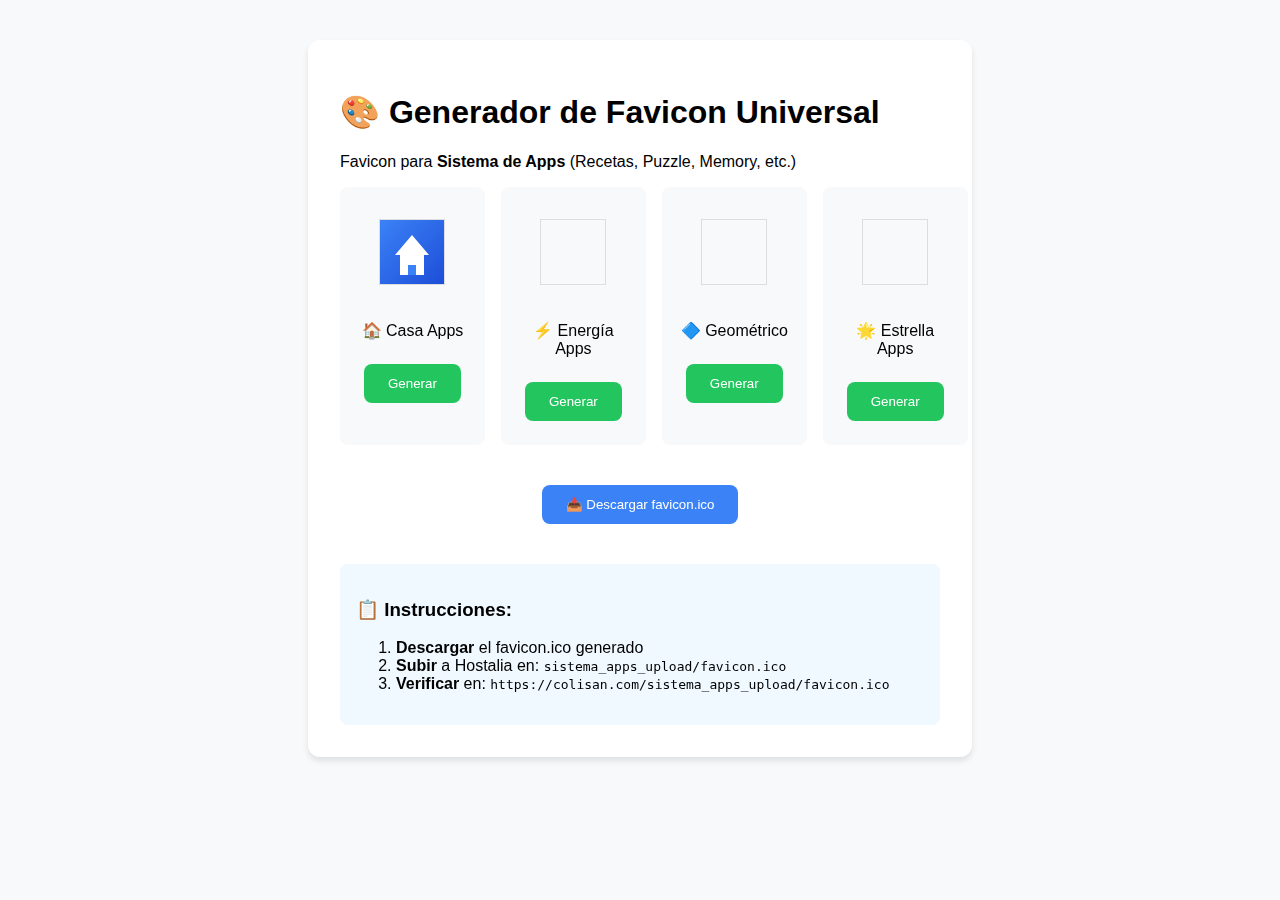
<file: PARA_HOSTALIA/sistema_apps_upload/create_favicon.html>
<!DOCTYPE html>
<html>
<head>
    <title>Generador de Favicon Universal</title>
    <style>
        body { font-family: Arial, sans-serif; padding: 2rem; background: #f8f9fa; }
        .container { max-width: 600px; margin: 0 auto; background: white; padding: 2rem; border-radius: 12px; box-shadow: 0 4px 6px rgba(0,0,0,0.1); }
        .favicon-preview { width: 64px; height: 64px; border: 1px solid #ddd; margin: 1rem 0; display: inline-block; }
        canvas { border: 1px solid #ddd; margin: 1rem 0; }
        button { background: #22c55e; color: white; border: none; padding: 0.75rem 1.5rem; border-radius: 8px; cursor: pointer; margin: 0.5rem; }
        button:hover { background: #16a34a; }
        .preview-grid { display: grid; grid-template-columns: repeat(4, 1fr); gap: 1rem; margin: 1rem 0; }
        .preview-item { text-align: center; padding: 1rem; background: #f8f9fa; border-radius: 8px; }
    </style>
</head>
<body>
    <div class="container">
        <h1>🎨 Generador de Favicon Universal</h1>
        <p>Favicon para <strong>Sistema de Apps</strong> (Recetas, Puzzle, Memory, etc.)</p>
        
        <div class="preview-grid">
            <div class="preview-item">
                <canvas id="canvas1" width="64" height="64"></canvas>
                <p>🏠 Casa Apps</p>
                <button onclick="generateFavicon(1)">Generar</button>
            </div>
            
            <div class="preview-item">
                <canvas id="canvas2" width="64" height="64"></canvas>
                <p>⚡ Energía Apps</p>
                <button onclick="generateFavicon(2)">Generar</button>
            </div>
            
            <div class="preview-item">
                <canvas id="canvas3" width="64" height="64"></canvas>
                <p>🔷 Geométrico</p>
                <button onclick="generateFavicon(3)">Generar</button>
            </div>
            
            <div class="preview-item">
                <canvas id="canvas4" width="64" height="64"></canvas>
                <p>🌟 Estrella Apps</p>
                <button onclick="generateFavicon(4)">Generar</button>
            </div>
        </div>
        
        <div style="text-align: center; margin-top: 2rem;">
            <button onclick="downloadFavicon()" id="downloadBtn" style="background: #3b82f6; display: none;">📥 Descargar favicon.ico</button>
        </div>
        
        <div id="instructions" style="background: #f0f9ff; padding: 1rem; border-radius: 8px; margin-top: 2rem; display: none;">
            <h3>📋 Instrucciones:</h3>
            <ol>
                <li><strong>Descargar</strong> el favicon.ico generado</li>
                <li><strong>Subir</strong> a Hostalia en: <code>sistema_apps_upload/favicon.ico</code></li>
                <li><strong>Verificar</strong> en: <code>https://colisan.com/sistema_apps_upload/favicon.ico</code></li>
            </ol>
        </div>
    </div>

    <script>
        let selectedCanvas = null;

        function generateFavicon(type) {
            const canvas = document.getElementById('canvas' + type);
            const ctx = canvas.getContext('2d');
            
            // Limpiar canvas
            ctx.clearRect(0, 0, 64, 64);
            
            // Configurar estilos base
            ctx.fillStyle = '#ffffff';
            ctx.fillRect(0, 0, 64, 64);
            
            switch(type) {
                case 1: // Casa Apps
                    // Fondo gradiente azul
                    const gradient1 = ctx.createLinearGradient(0, 0, 64, 64);
                    gradient1.addColorStop(0, '#3b82f6');
                    gradient1.addColorStop(1, '#1d4ed8');
                    ctx.fillStyle = gradient1;
                    ctx.fillRect(0, 0, 64, 64);
                    
                    // Casa blanca
                    ctx.fillStyle = '#ffffff';
                    ctx.fillRect(20, 35, 24, 20);
                    
                    // Techo
                    ctx.beginPath();
                    ctx.moveTo(32, 15);
                    ctx.lineTo(15, 35);
                    ctx.lineTo(49, 35);
                    ctx.closePath();
                    ctx.fill();
                    
                    // Puerta
                    ctx.fillStyle = '#3b82f6';
                    ctx.fillRect(28, 45, 8, 10);
                    break;
                    
                case 2: // Energía Apps
                    // Fondo gradiente verde
                    const gradient2 = ctx.createLinearGradient(0, 0, 64, 64);
                    gradient2.addColorStop(0, '#22c55e');
                    gradient2.addColorStop(1, '#16a34a');
                    ctx.fillStyle = gradient2;
                    ctx.fillRect(0, 0, 64, 64);
                    
                    // Rayo blanco
                    ctx.fillStyle = '#ffffff';
                    ctx.beginPath();
                    ctx.moveTo(32, 10);
                    ctx.lineTo(25, 30);
                    ctx.lineTo(35, 30);
                    ctx.lineTo(32, 54);
                    ctx.lineTo(39, 34);
                    ctx.lineTo(29, 34);
                    ctx.closePath();
                    ctx.fill();
                    break;
                    
                case 3: // Geométrico
                    // Fondo gradiente púrpura
                    const gradient3 = ctx.createLinearGradient(0, 0, 64, 64);
                    gradient3.addColorStop(0, '#8b5cf6');
                    gradient3.addColorStop(1, '#7c3aed');
                    ctx.fillStyle = gradient3;
                    ctx.fillRect(0, 0, 64, 64);
                    
                    // Hexágono blanco
                    ctx.fillStyle = '#ffffff';
                    ctx.beginPath();
                    ctx.moveTo(32, 12);
                    ctx.lineTo(48, 22);
                    ctx.lineTo(48, 42);
                    ctx.lineTo(32, 52);
                    ctx.lineTo(16, 42);
                    ctx.lineTo(16, 22);
                    ctx.closePath();
                    ctx.fill();
                    break;
                    
                case 4: // Estrella Apps
                    // Fondo gradiente naranja
                    const gradient4 = ctx.createLinearGradient(0, 0, 64, 64);
                    gradient4.addColorStop(0, '#f59e0b');
                    gradient4.addColorStop(1, '#d97706');
                    ctx.fillStyle = gradient4;
                    ctx.fillRect(0, 0, 64, 64);
                    
                    // Estrella blanca
                    ctx.fillStyle = '#ffffff';
                    ctx.beginPath();
                    ctx.moveTo(32, 12);
                    ctx.lineTo(36, 24);
                    ctx.lineTo(48, 24);
                    ctx.lineTo(39, 32);
                    ctx.lineTo(42, 44);
                    ctx.lineTo(32, 37);
                    ctx.lineTo(22, 44);
                    ctx.lineTo(25, 32);
                    ctx.lineTo(16, 24);
                    ctx.lineTo(28, 24);
                    ctx.closePath();
                    ctx.fill();
                    break;
            }
            
            selectedCanvas = canvas;
            document.getElementById('downloadBtn').style.display = 'inline-block';
            document.getElementById('instructions').style.display = 'block';
        }

        function downloadFavicon() {
            if (!selectedCanvas) {
                alert('Primero genera un favicon');
                return;
            }
            
            // Crear canvas de 32x32 para favicon
            const faviconCanvas = document.createElement('canvas');
            faviconCanvas.width = 32;
            faviconCanvas.height = 32;
            const ctx = faviconCanvas.getContext('2d');
            
            // Redimensionar el canvas seleccionado a 32x32
            ctx.drawImage(selectedCanvas, 0, 0, 32, 32);
            
            // Convertir a blob y descargar
            faviconCanvas.toBlob(function(blob) {
                const url = URL.createObjectURL(blob);
                const a = document.createElement('a');
                a.href = url;
                a.download = 'favicon.ico';
                document.body.appendChild(a);
                a.click();
                document.body.removeChild(a);
                URL.revokeObjectURL(url);
            }, 'image/x-icon');
        }
        
        // Generar favicon por defecto al cargar
        window.onload = function() {
            generateFavicon(1); // Casa Apps por defecto
        };
    </script>
</body>
</html>
</file>
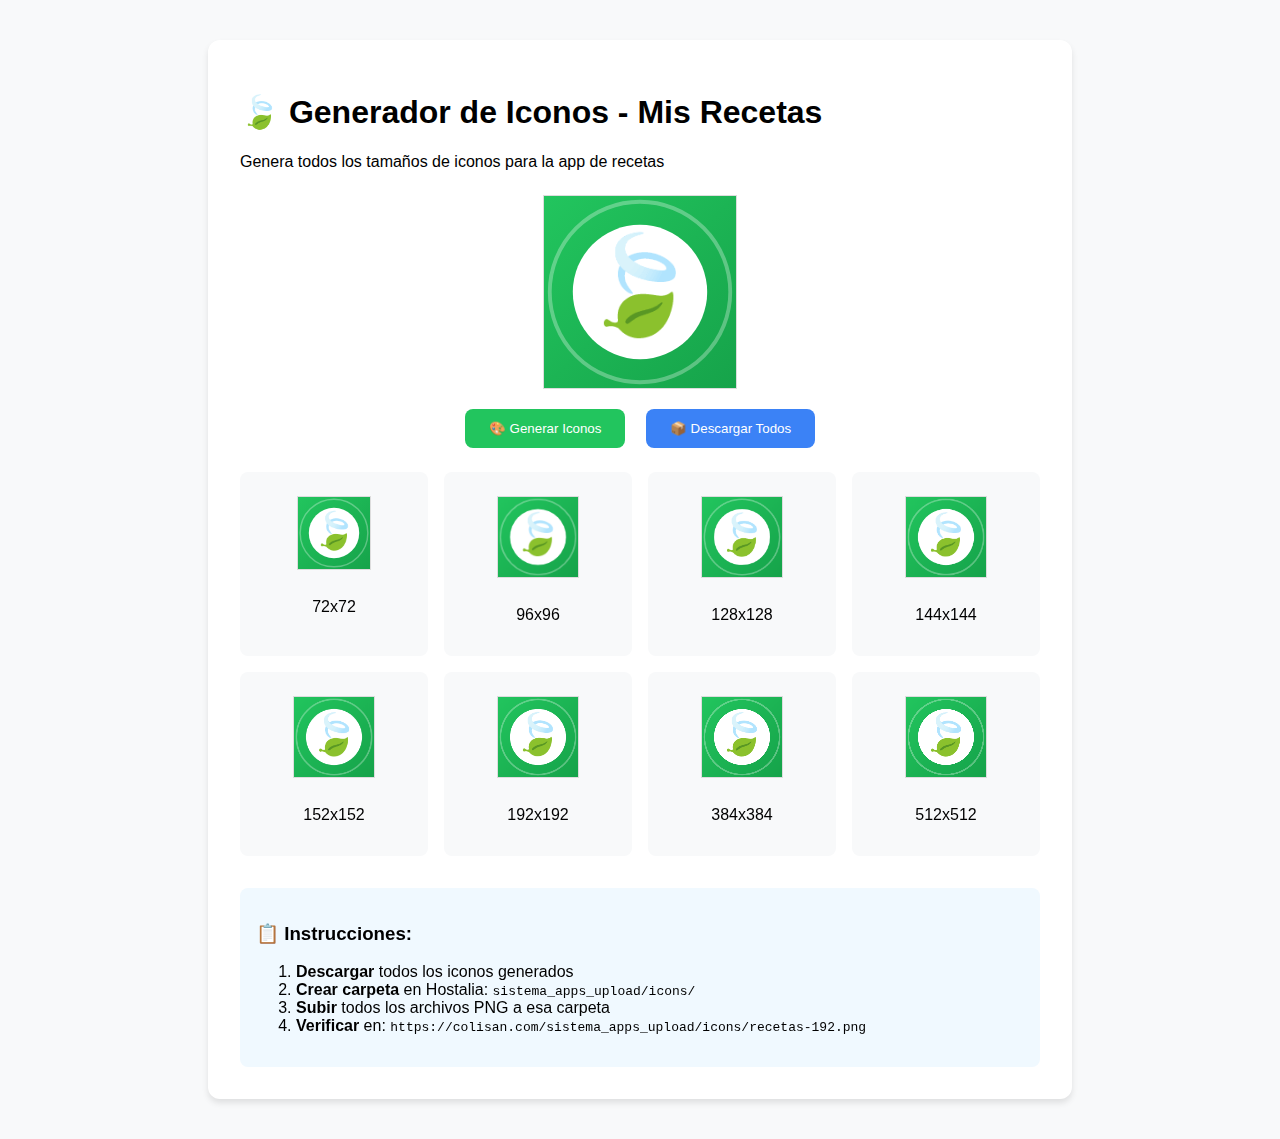
<file: PARA_HOSTALIA/sistema_apps_upload/create_recetas_icons.html>
<!DOCTYPE html>
<html>
<head>
    <title>Generador de Iconos - Mis Recetas 🍃</title>
    <style>
        body { font-family: Arial, sans-serif; padding: 2rem; background: #f8f9fa; }
        .container { max-width: 800px; margin: 0 auto; background: white; padding: 2rem; border-radius: 12px; box-shadow: 0 4px 6px rgba(0,0,0,0.1); }
        .icon-preview { margin: 1rem; text-align: center; }
        canvas { border: 1px solid #ddd; margin: 0.5rem; }
        button { background: #22c55e; color: white; border: none; padding: 0.75rem 1.5rem; border-radius: 8px; cursor: pointer; margin: 0.5rem; }
        button:hover { background: #16a34a; }
        .size-grid { display: grid; grid-template-columns: repeat(4, 1fr); gap: 1rem; margin: 1rem 0; }
        .size-item { text-align: center; padding: 1rem; background: #f8f9fa; border-radius: 8px; }
    </style>
</head>
<body>
    <div class="container">
        <h1>🍃 Generador de Iconos - Mis Recetas</h1>
        <p>Genera todos los tamaños de iconos para la app de recetas</p>
        
        <div class="icon-preview">
            <canvas id="preview" width="192" height="192"></canvas>
            <br>
            <button onclick="generateIcons()">🎨 Generar Iconos</button>
            <button onclick="downloadAll()" id="downloadBtn" style="background: #3b82f6; display: none;">📦 Descargar Todos</button>
        </div>
        
        <div class="size-grid" id="iconGrid" style="display: none;">
            <!-- Se llenarán los iconos de diferentes tamaños -->
        </div>
        
        <div id="instructions" style="background: #f0f9ff; padding: 1rem; border-radius: 8px; margin-top: 2rem; display: none;">
            <h3>📋 Instrucciones:</h3>
            <ol>
                <li><strong>Descargar</strong> todos los iconos generados</li>
                <li><strong>Crear carpeta</strong> en Hostalia: <code>sistema_apps_upload/icons/</code></li>
                <li><strong>Subir</strong> todos los archivos PNG a esa carpeta</li>
                <li><strong>Verificar</strong> en: <code>https://colisan.com/sistema_apps_upload/icons/recetas-192.png</code></li>
            </ol>
        </div>
    </div>

    <script>
        const sizes = [72, 96, 128, 144, 152, 192, 384, 512];
        let generatedIcons = {};

        function generateIcons() {
            const preview = document.getElementById('preview');
            const ctx = preview.getContext('2d');
            
            // Diseño del icono de recetas
            drawRecetasIcon(ctx, 192);
            
            // Generar todos los tamaños
            const grid = document.getElementById('iconGrid');
            grid.innerHTML = '';
            
            sizes.forEach(size => {
                const canvas = document.createElement('canvas');
                canvas.width = size;
                canvas.height = size;
                canvas.id = 'icon' + size;
                
                const ctx = canvas.getContext('2d');
                drawRecetasIcon(ctx, size);
                
                // Guardar canvas para descarga
                generatedIcons[size] = canvas;
                
                // Añadir a grid
                const item = document.createElement('div');
                item.className = 'size-item';
                item.innerHTML = `
                    <canvas width="${size}" height="${size}" style="max-width: 80px; max-height: 80px;"></canvas>
                    <p>${size}x${size}</p>
                `;
                
                const displayCanvas = item.querySelector('canvas');
                const displayCtx = displayCanvas.getContext('2d');
                drawRecetasIcon(displayCtx, size);
                
                grid.appendChild(item);
            });
            
            document.getElementById('iconGrid').style.display = 'grid';
            document.getElementById('downloadBtn').style.display = 'inline-block';
            document.getElementById('instructions').style.display = 'block';
        }

        function drawRecetasIcon(ctx, size) {
            // Escalar proporciones según tamaño
            const scale = size / 192;
            
            // Fondo verde (tema recetas)
            const gradient = ctx.createLinearGradient(0, 0, size, size);
            gradient.addColorStop(0, '#22c55e');
            gradient.addColorStop(1, '#16a34a');
            ctx.fillStyle = gradient;
            ctx.fillRect(0, 0, size, size);
            
            // Círculo blanco interior
            ctx.fillStyle = '#ffffff';
            ctx.beginPath();
            ctx.arc(size/2, size/2, size*0.35, 0, 2 * Math.PI);
            ctx.fill();
            
            // Hoja verde (emoji estilizado)
            ctx.fillStyle = '#22c55e';
            ctx.font = `${size * 0.5}px Arial`;
            ctx.textAlign = 'center';
            ctx.textBaseline = 'middle';
            ctx.fillText('🍃', size/2, size/2);
            
            // Borde sutil
            ctx.strokeStyle = 'rgba(255,255,255,0.3)';
            ctx.lineWidth = size * 0.02;
            ctx.beginPath();
            ctx.arc(size/2, size/2, size*0.47, 0, 2 * Math.PI);
            ctx.stroke();
        }

        function downloadAll() {
            sizes.forEach(size => {
                const canvas = generatedIcons[size];
                if (canvas) {
                    canvas.toBlob(function(blob) {
                        const url = URL.createObjectURL(blob);
                        const a = document.createElement('a');
                        a.href = url;
                        a.download = `recetas-${size}.png`;
                        document.body.appendChild(a);
                        a.click();
                        document.body.removeChild(a);
                        URL.revokeObjectURL(url);
                    }, 'image/png');
                }
            });
            
            alert('📥 Descargando todos los iconos...\nRevisa tu carpeta de Descargas');
        }
        
        // Generar iconos al cargar
        window.onload = function() {
            generateIcons();
        };
    </script>
</body>
</html>
</file>
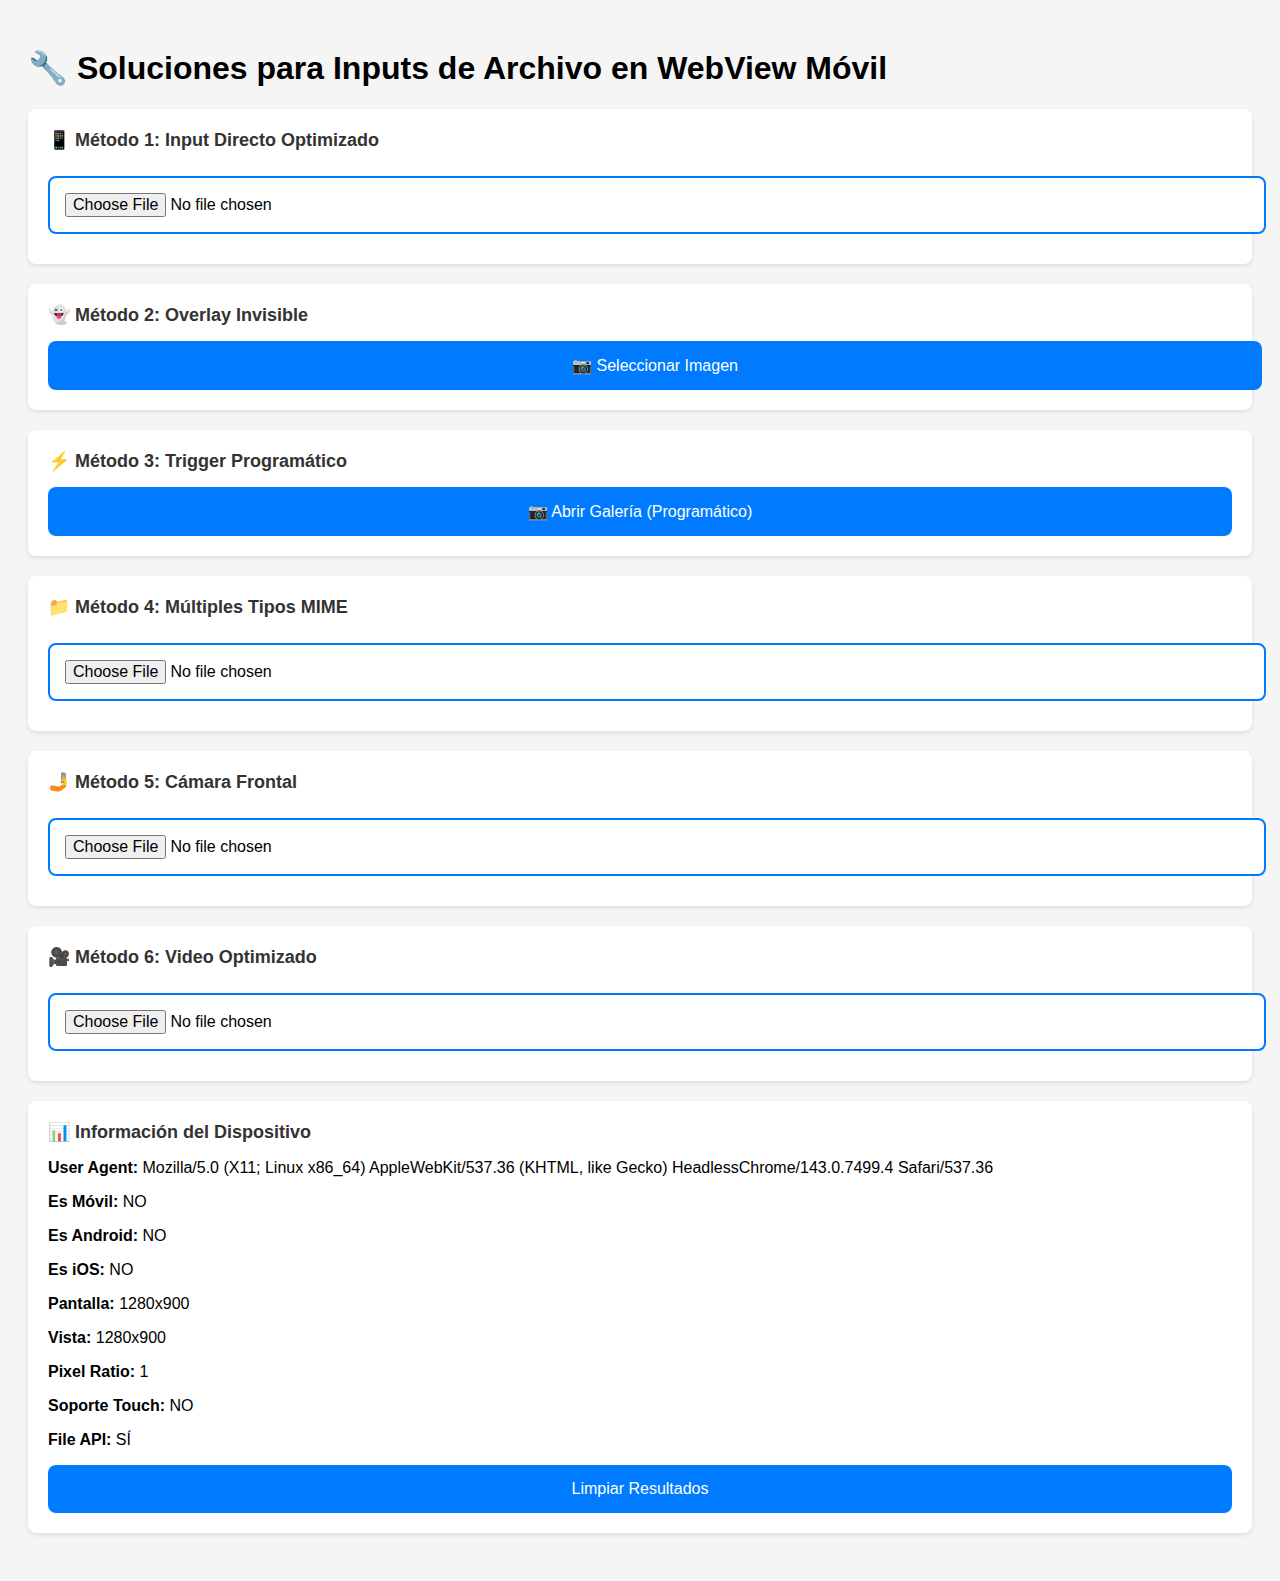
<file: PARA_HOSTALIA/sistema_apps_upload/mobile_file_fix.html>
<!DOCTYPE html>
<html lang="es">
<head>
    <meta charset="UTF-8">
    <meta name="viewport" content="width=device-width, initial-scale=1.0">
    <title>Solución Inputs Móvil - Mis Recetas</title>
    <style>
        body {
            font-family: Arial, sans-serif;
            padding: 20px;
            background: #f5f5f5;
        }
        .solution-section {
            background: white;
            padding: 20px;
            margin: 20px 0;
            border-radius: 8px;
            box-shadow: 0 2px 4px rgba(0,0,0,0.1);
        }
        .solution-title {
            font-size: 18px;
            font-weight: bold;
            margin-bottom: 15px;
            color: #333;
        }
        /* Inputs optimizados para WebView móvil */
        .mobile-optimized-input {
            width: 100%;
            padding: 15px;
            border: 2px solid #007bff;
            border-radius: 8px;
            font-size: 16px;
            margin: 10px 0;
            background: white;
            cursor: pointer;
            -webkit-appearance: none;
            -moz-appearance: none;
            appearance: none;
        }
        
        .mobile-file-trigger {
            position: relative;
            display: inline-block;
            width: 100%;
        }
        
        .mobile-file-input {
            position: absolute;
            top: 0;
            left: 0;
            width: 100%;
            height: 100%;
            opacity: 0;
            cursor: pointer;
            z-index: 2;
        }
        
        .mobile-file-button {
            display: block;
            width: 100%;
            padding: 15px;
            background: #007bff;
            color: white;
            text-align: center;
            border-radius: 8px;
            font-size: 16px;
            cursor: pointer;
            border: none;
        }
        
        .result {
            background: #d4edda;
            border: 1px solid #c3e6cb;
            color: #155724;
            padding: 10px;
            border-radius: 4px;
            margin: 10px 0;
            font-size: 14px;
        }
        
        .error {
            background: #f8d7da;
            border: 1px solid #f5c6cb;
            color: #721c24;
        }
    </style>
</head>
<body>
    <h1>🔧 Soluciones para Inputs de Archivo en WebView Móvil</h1>
    
    <!-- MÉTODO 1: Input directo optimizado -->
    <div class="solution-section">
        <div class="solution-title">📱 Método 1: Input Directo Optimizado</div>
        <input type="file" 
               accept="image/*,image/jpeg,image/png,image/gif,image/webp" 
               capture="environment" 
               class="mobile-optimized-input" 
               onchange="showResult('method1', this)" 
               id="method1">
        <div id="result1" class="result" style="display:none;"></div>
    </div>

    <!-- MÉTODO 2: Overlay invisible -->
    <div class="solution-section">
        <div class="solution-title">👻 Método 2: Overlay Invisible</div>
        <div class="mobile-file-trigger">
            <input type="file" 
                   accept="image/*,image/jpeg,image/png,image/gif,image/webp" 
                   capture="environment" 
                   class="mobile-file-input" 
                   onchange="showResult('method2', this)" 
                   id="method2">
            <div class="mobile-file-button">
                📷 Seleccionar Imagen
            </div>
        </div>
        <div id="result2" class="result" style="display:none;"></div>
    </div>

    <!-- MÉTODO 3: Trigger programático -->
    <div class="solution-section">
        <div class="solution-title">⚡ Método 3: Trigger Programático</div>
        <input type="file" 
               accept="image/*,image/jpeg,image/png,image/gif,image/webp" 
               capture="environment" 
               style="display: none;" 
               onchange="showResult('method3', this)" 
               id="method3">
        <button class="mobile-file-button" onclick="triggerFileInput('method3')">
            📷 Abrir Galería (Programático)
        </button>
        <div id="result3" class="result" style="display:none;"></div>
    </div>

    <!-- MÉTODO 4: Múltiples tipos MIME -->
    <div class="solution-section">
        <div class="solution-title">📁 Método 4: Múltiples Tipos MIME</div>
        <input type="file" 
               accept="image/jpeg,image/jpg,image/png,image/gif,image/webp,image/bmp,image/tiff" 
               capture="environment" 
               class="mobile-optimized-input" 
               onchange="showResult('method4', this)" 
               id="method4">
        <div id="result4" class="result" style="display:none;"></div>
    </div>

    <!-- MÉTODO 5: Capture user (frontal) -->
    <div class="solution-section">
        <div class="solution-title">🤳 Método 5: Cámara Frontal</div>
        <input type="file" 
               accept="image/*" 
               capture="user" 
               class="mobile-optimized-input" 
               onchange="showResult('method5', this)" 
               id="method5">
        <div id="result5" class="result" style="display:none;"></div>
    </div>

    <!-- MÉTODO 6: Video optimizado -->
    <div class="solution-section">
        <div class="solution-title">🎥 Método 6: Video Optimizado</div>
        <input type="file" 
               accept="video/mp4,video/webm,video/ogg,video/avi,video/mov,video/wmv" 
               capture="environment" 
               class="mobile-optimized-input" 
               onchange="showResult('method6', this)" 
               id="method6">
        <div id="result6" class="result" style="display:none;"></div>
    </div>

    <div class="solution-section">
        <div class="solution-title">📊 Información del Dispositivo</div>
        <div id="deviceInfo"></div>
        <button class="mobile-file-button" onclick="clearAllResults()">Limpiar Resultados</button>
    </div>

    <script>
        // Función para mostrar resultados
        function showResult(methodId, input) {
            const resultDiv = document.getElementById('result' + methodId.slice(-1));
            if (input.files && input.files.length > 0) {
                const file = input.files[0];
                resultDiv.innerHTML = `✅ ÉXITO: ${file.name} (${file.type}, ${Math.round(file.size/1024)}KB)`;
                resultDiv.className = 'result';
            } else {
                resultDiv.innerHTML = '❌ No se seleccionó archivo';
                resultDiv.className = 'result error';
            }
            resultDiv.style.display = 'block';
        }

        // Función para trigger programático optimizado
        function triggerFileInput(inputId) {
            const input = document.getElementById(inputId);
            
            // Método 1: Click directo
            try {
                input.click();
                return;
            } catch (e) {
                console.log('Método 1 falló:', e);
            }
            
            // Método 2: Evento programático
            try {
                const event = new MouseEvent('click', {
                    view: window,
                    bubbles: true,
                    cancelable: true
                });
                input.dispatchEvent(event);
                return;
            } catch (e) {
                console.log('Método 2 falló:', e);
            }
            
            // Método 3: Focus + click
            try {
                input.focus();
                setTimeout(() => {
                    input.click();
                }, 100);
                return;
            } catch (e) {
                console.log('Método 3 falló:', e);
            }
            
            alert('❌ No se pudo abrir el selector de archivos');
        }

        // Función para limpiar resultados
        function clearAllResults() {
            for (let i = 1; i <= 6; i++) {
                const resultDiv = document.getElementById('result' + i);
                if (resultDiv) {
                    resultDiv.style.display = 'none';
                }
                const input = document.getElementById('method' + i);
                if (input) {
                    input.value = '';
                }
            }
        }

        // Detectar información del dispositivo
        function detectDevice() {
            const info = {
                userAgent: navigator.userAgent,
                isMobile: /Android|webOS|iPhone|iPad|iPod|BlackBerry|IEMobile|Opera Mini/i.test(navigator.userAgent),
                isAndroid: /Android/i.test(navigator.userAgent),
                isIOS: /iPhone|iPad|iPod/i.test(navigator.userAgent),
                screen: `${screen.width}x${screen.height}`,
                viewport: `${window.innerWidth}x${window.innerHeight}`,
                pixelRatio: window.devicePixelRatio || 1,
                touchSupport: 'ontouchstart' in window,
                fileAPISupport: !!(window.File && window.FileReader && window.FileList && window.Blob)
            };
            
            return info;
        }

        // Mostrar información del dispositivo
        window.onload = function() {
            const info = detectDevice();
            const deviceInfoDiv = document.getElementById('deviceInfo');
            
            deviceInfoDiv.innerHTML = `
                <p><strong>User Agent:</strong> ${info.userAgent}</p>
                <p><strong>Es Móvil:</strong> ${info.isMobile ? 'SÍ' : 'NO'}</p>
                <p><strong>Es Android:</strong> ${info.isAndroid ? 'SÍ' : 'NO'}</p>
                <p><strong>Es iOS:</strong> ${info.isIOS ? 'SÍ' : 'NO'}</p>
                <p><strong>Pantalla:</strong> ${info.screen}</p>
                <p><strong>Vista:</strong> ${info.viewport}</p>
                <p><strong>Pixel Ratio:</strong> ${info.pixelRatio}</p>
                <p><strong>Soporte Touch:</strong> ${info.touchSupport ? 'SÍ' : 'NO'}</p>
                <p><strong>File API:</strong> ${info.fileAPISupport ? 'SÍ' : 'NO'}</p>
            `;
        };
    </script>
</body>
</html>
</file>
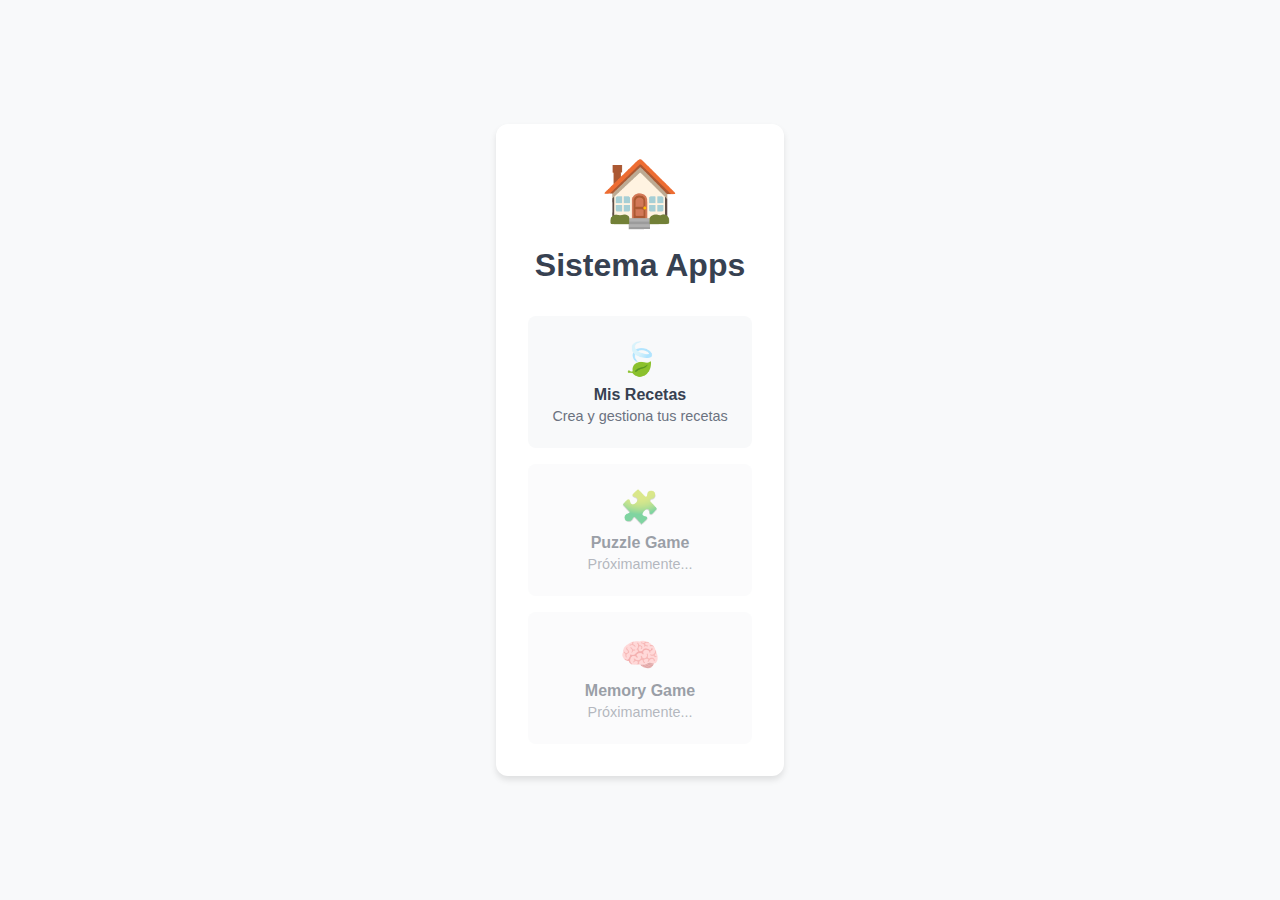
<file: PARA_HOSTALIA/sistema_apps_upload/router.html>
<!DOCTYPE html>
<html lang="es">
<head>
    <meta charset="UTF-8">
    <meta name="viewport" content="width=device-width, initial-scale=1.0">
    <title>Cargando...</title>
    <style>
        * { margin: 0; padding: 0; box-sizing: border-box; }
        body { 
            font-family: -apple-system, BlinkMacSystemFont, 'Segoe UI', Roboto, sans-serif; 
            background: #f8f9fa; 
            display: flex; 
            align-items: center; 
            justify-content: center; 
            min-height: 100vh; 
        }
        .loading-container {
            text-align: center;
            padding: 2rem;
            background: white;
            border-radius: 12px;
            box-shadow: 0 4px 6px rgba(0,0,0,0.1);
            max-width: 300px;
        }
        .spinner {
            width: 40px;
            height: 40px;
            border: 4px solid #e5e7eb;
            border-top: 4px solid #507019;
            border-radius: 50%;
            animation: spin 1s linear infinite;
            margin: 0 auto 1rem;
        }
        @keyframes spin {
            0% { transform: rotate(0deg); }
            100% { transform: rotate(360deg); }
        }
        .loading-text {
            color: #374151;
            font-size: 1.1rem;
            margin-bottom: 0.5rem;
        }
        .loading-app {
            color: #507019;
            font-weight: 600;
            font-size: 1.2rem;
        }
        .error-container {
            display: none;
            text-align: center;
            padding: 2rem;
            background: white;
            border-radius: 12px;
            box-shadow: 0 4px 6px rgba(0,0,0,0.1);
            max-width: 400px;
        }
        .error-icon {
            font-size: 3rem;
            margin-bottom: 1rem;
        }
        .error-text {
            color: #dc2626;
            margin-bottom: 1rem;
        }
        .selector-btn {
            background: #507019;
            color: white;
            padding: 0.75rem 1.5rem;
            border: none;
            border-radius: 8px;
            cursor: pointer;
            font-size: 1rem;
            text-decoration: none;
            display: inline-block;
        }
        .selector-btn:hover {
            background: #3f5a14;
        }
    </style>
</head>
<body>
    <!-- Loading Screen -->
    <div id="loadingScreen" class="loading-container">
        <div class="spinner"></div>
        <div class="loading-text">Cargando</div>
        <div id="appName" class="loading-app"></div>
    </div>

    <!-- Error Screen -->
    <div id="errorScreen" class="error-container">
        <div class="error-icon">⚠️</div>
        <div class="error-text">No se pudo cargar la aplicación</div>
        <a href="index.html" class="selector-btn">Ver Aplicaciones</a>
    </div>

    <script>
        // =====================================================
        // ROUTER MULTI-APLICACIÓN
        // Detecta qué aplicación debe cargar automáticamente
        // =====================================================

        // Configuración de aplicaciones disponibles
        const APLICACIONES = {
            'recetas': {
                nombre: 'Mis Recetas',
                emoji: '🍃',
                archivo: 'app_recetas.html', // Archivo específico de recetas
                descripcion: 'Gestiona tus recetas favoritas'
            },
            'puzzle': {
                nombre: 'Puzzle Game',
                emoji: '🧩',
                archivo: 'app_puzzle.html',
                descripcion: 'Juego de rompecabezas'
            },
            'memory': {
                nombre: 'Memory Game',
                emoji: '🧠',
                archivo: 'app_memory.html',
                descripcion: 'Juego de memoria'
            }
        };

        // =====================================================
        // FUNCIONES DEL ROUTER
        // =====================================================

        function obtenerParametroURL(nombre) {
            const urlParams = new URLSearchParams(window.location.search);
            return urlParams.get(nombre);
        }

        function mostrarError(mensaje = 'Aplicación no encontrada') {
            document.getElementById('loadingScreen').style.display = 'none';
            document.getElementById('errorScreen').style.display = 'block';
            document.querySelector('.error-text').textContent = mensaje;
        }

        function cargarAplicacion(appCode) {
            const app = APLICACIONES[appCode];
            
            if (!app) {
                console.error(`Aplicación '${appCode}' no encontrada`);
                mostrarError(`Aplicación '${appCode}' no disponible`);
                return;
            }

            // Mostrar nombre de la app
            document.getElementById('appName').textContent = app.nombre;
            
            // Simular tiempo de carga mínimo para UX
            setTimeout(() => {
                // Verificar si el archivo existe antes de redirigir
                fetch(app.archivo, { method: 'HEAD' })
                    .then(response => {
                        if (response.ok) {
                            // Redirigir a la aplicación
                            window.location.replace(app.archivo);
                        } else {
                            mostrarError(`${app.nombre} no está disponible`);
                        }
                    })
                    .catch(error => {
                        console.error('Error al verificar aplicación:', error);
                        mostrarError(`Error al cargar ${app.nombre}`);
                    });
            }, 800); // 800ms de loading mínimo
        }

        function detectarAplicacion() {
            // 1. Parámetro URL directo (?app=recetas)
            const appParam = obtenerParametroURL('app');
            if (appParam) {
                console.log(`Aplicación detectada por parámetro: ${appParam}`);
                return appParam;
            }

            // 2. Hash URL (#recetas)
            const hash = window.location.hash.substring(1);
            if (hash && APLICACIONES[hash]) {
                console.log(`Aplicación detectada por hash: ${hash}`);
                return hash;
            }

            // 3. User Agent (para APKs específicas)
            const userAgent = navigator.userAgent.toLowerCase();
            if (userAgent.includes('recetas_app')) {
                console.log('APK de Recetas detectada');
                return 'recetas';
            }
            if (userAgent.includes('puzzle_app')) {
                console.log('APK de Puzzle detectada');
                return 'puzzle';
            }

            // 4. LocalStorage (última app usada)
            const lastApp = localStorage.getItem('last_app');
            if (lastApp && APLICACIONES[lastApp]) {
                console.log(`Última aplicación usada: ${lastApp}`);
                return lastApp;
            }

            // 5. Por defecto, mostrar selector
            console.log('No se detectó aplicación específica, mostrando selector');
            return null;
        }

        // =====================================================
        // INICIALIZACIÓN
        // =====================================================

        window.addEventListener('DOMContentLoaded', function() {
            console.log('🚀 Router Multi-Aplicación iniciado');
            
            const appDetectada = detectarAplicacion();
            
            if (appDetectada) {
                // Guardar en localStorage para próxima vez
                localStorage.setItem('last_app', appDetectada);
                
                // Cargar aplicación específica
                cargarAplicacion(appDetectada);
            } else {
                // Redirigir al selector de aplicaciones
                setTimeout(() => {
                    window.location.replace('index.html');
                }, 500);
            }
        });

        // =====================================================
        // DEBUG INFO (solo en desarrollo)
        // =====================================================

        if (window.location.hostname === 'localhost' || window.location.hostname.includes('127.0.0.1')) {
            console.log('🔧 Modo DEBUG activado');
            console.log('Aplicaciones disponibles:', Object.keys(APLICACIONES));
            console.log('URL actual:', window.location.href);
            console.log('Parámetros:', new URLSearchParams(window.location.search).toString());
        }
    </script>
</body>
</html>
</file>
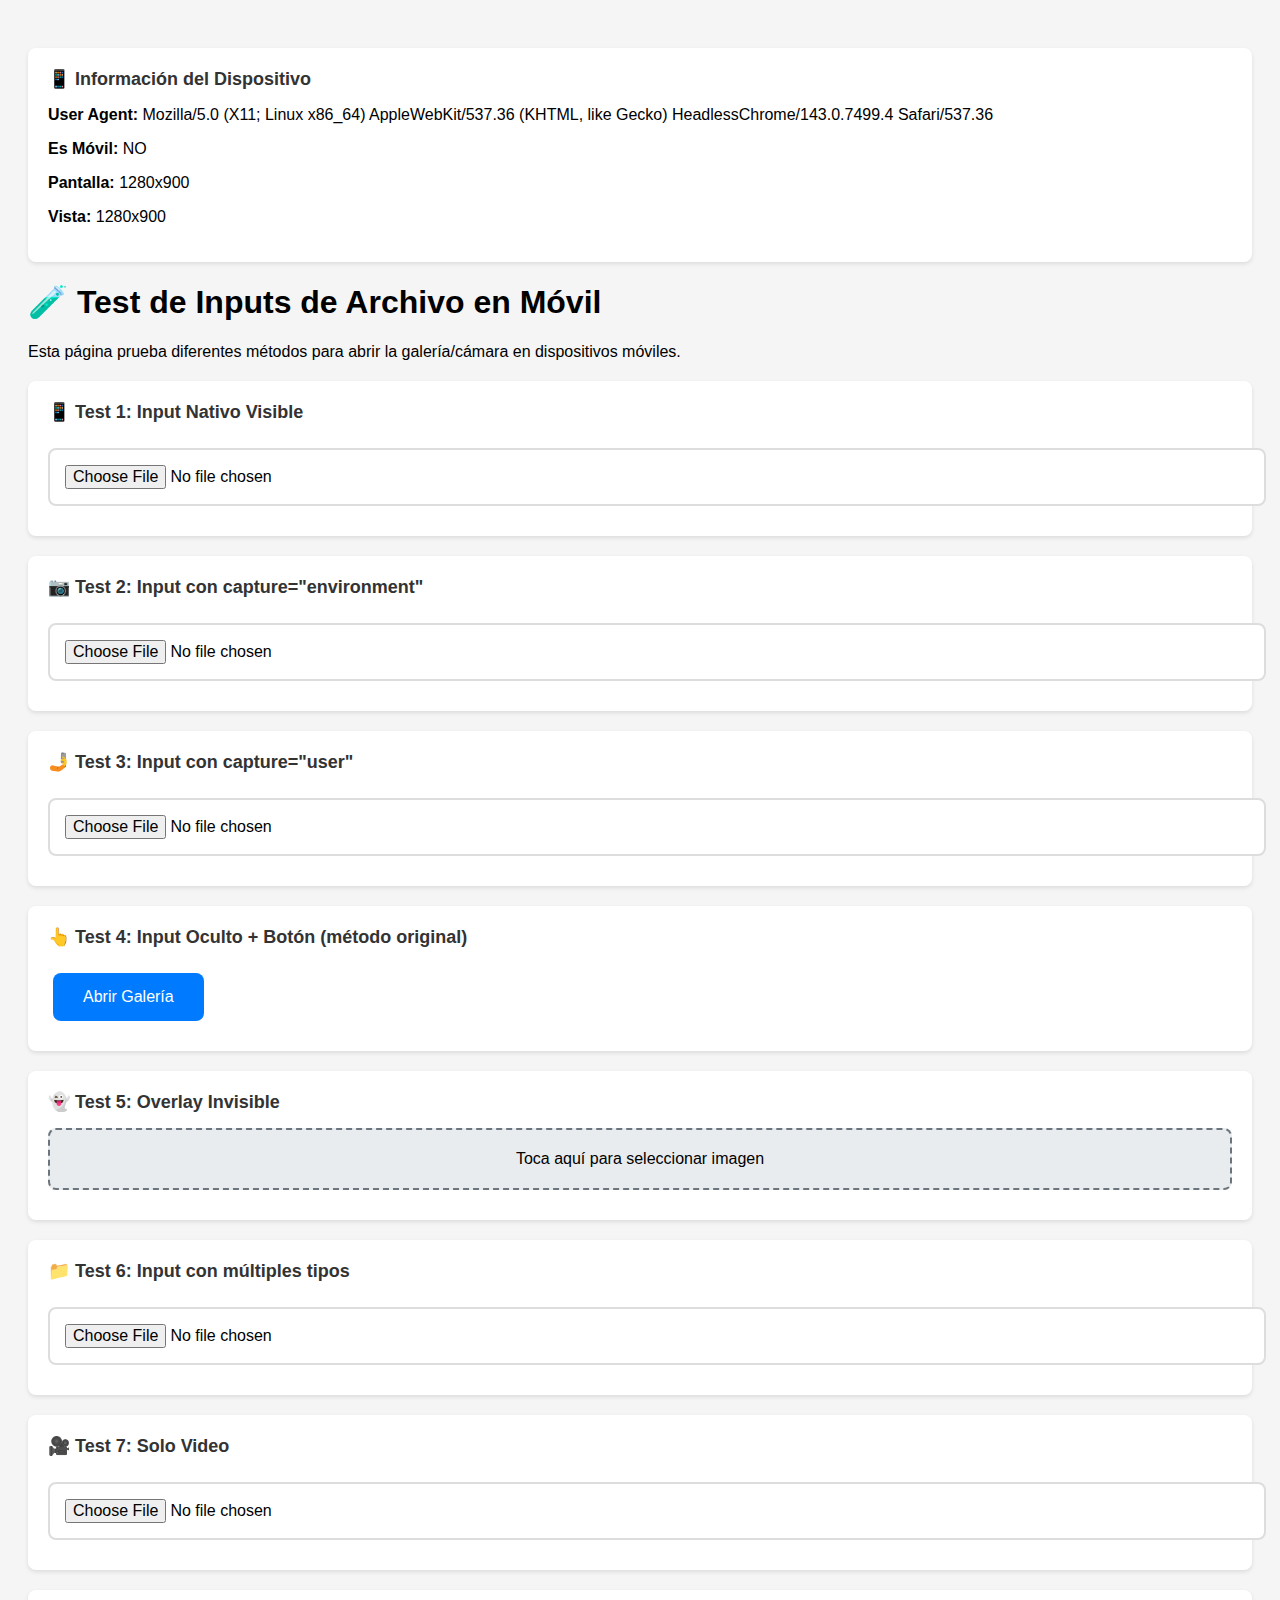
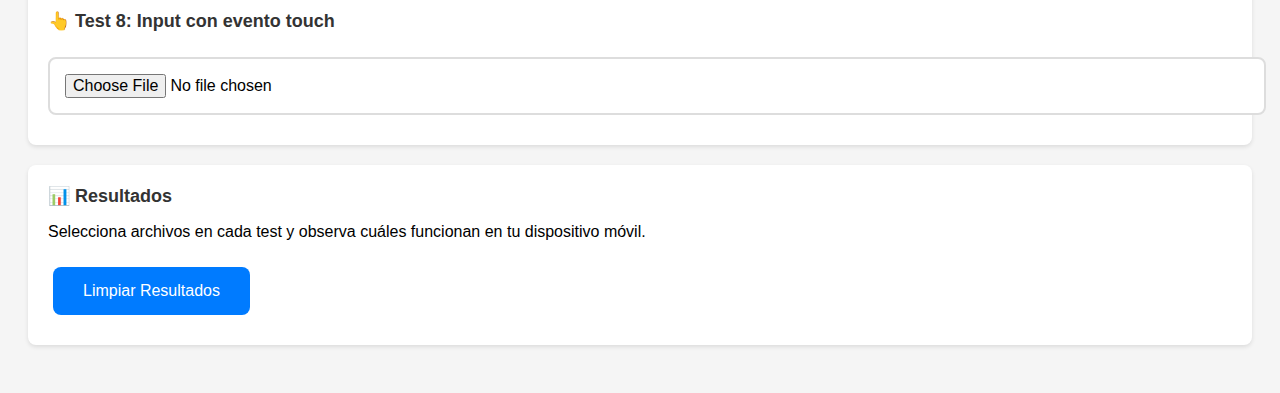
<file: PARA_HOSTALIA/sistema_apps_upload/test_file_input.html>
<!DOCTYPE html>
<html lang="es">
<head>
    <meta charset="UTF-8">
    <meta name="viewport" content="width=device-width, initial-scale=1.0">
    <title>Test Inputs de Archivo en Móvil</title>
    <style>
        body {
            font-family: Arial, sans-serif;
            padding: 20px;
            background: #f5f5f5;
        }
        .test-section {
            background: white;
            padding: 20px;
            margin: 20px 0;
            border-radius: 8px;
            box-shadow: 0 2px 4px rgba(0,0,0,0.1);
        }
        .test-title {
            font-size: 18px;
            font-weight: bold;
            margin-bottom: 15px;
            color: #333;
        }
        .test-input {
            width: 100%;
            padding: 15px;
            border: 2px solid #ddd;
            border-radius: 8px;
            font-size: 16px;
            margin: 10px 0;
            background: white;
        }
        .test-input:hover {
            border-color: #007bff;
        }
        .test-button {
            background: #007bff;
            color: white;
            border: none;
            padding: 15px 30px;
            border-radius: 8px;
            font-size: 16px;
            cursor: pointer;
            margin: 10px 5px;
        }
        .test-button:hover {
            background: #0056b3;
        }
        .hidden-input {
            display: none;
        }
        .overlay-input {
            position: absolute;
            top: 0;
            left: 0;
            width: 100%;
            height: 100%;
            opacity: 0;
            cursor: pointer;
        }
        .overlay-container {
            position: relative;
            background: #e9ecef;
            border: 2px dashed #6c757d;
            border-radius: 8px;
            padding: 20px;
            text-align: center;
            margin: 10px 0;
        }
        .result {
            background: #d4edda;
            border: 1px solid #c3e6cb;
            color: #155724;
            padding: 10px;
            border-radius: 4px;
            margin: 10px 0;
            font-size: 14px;
        }
        .error {
            background: #f8d7da;
            border: 1px solid #f5c6cb;
            color: #721c24;
        }
    </style>
</head>
<body>
    <h1>🧪 Test de Inputs de Archivo en Móvil</h1>
    <p>Esta página prueba diferentes métodos para abrir la galería/cámara en dispositivos móviles.</p>

    <!-- TEST 1: Input Nativo Visible -->
    <div class="test-section">
        <div class="test-title">📱 Test 1: Input Nativo Visible</div>
        <input type="file" id="test1" accept="image/*" class="test-input" onchange="showResult('test1', this)">
        <div id="result1" class="result" style="display:none;"></div>
    </div>

    <!-- TEST 2: Input con capture -->
    <div class="test-section">
        <div class="test-title">📷 Test 2: Input con capture="environment"</div>
        <input type="file" id="test2" accept="image/*" capture="environment" class="test-input" onchange="showResult('test2', this)">
        <div id="result2" class="result" style="display:none;"></div>
    </div>

    <!-- TEST 3: Input con capture="user" -->
    <div class="test-section">
        <div class="test-title">🤳 Test 3: Input con capture="user"</div>
        <input type="file" id="test3" accept="image/*" capture="user" class="test-input" onchange="showResult('test3', this)">
        <div id="result3" class="result" style="display:none;"></div>
    </div>

    <!-- TEST 4: Input Oculto + Botón -->
    <div class="test-section">
        <div class="test-title">👆 Test 4: Input Oculto + Botón (método original)</div>
        <input type="file" id="test4" accept="image/*" class="hidden-input" onchange="showResult('test4', this)">
        <button class="test-button" onclick="document.getElementById('test4').click()">Abrir Galería</button>
        <div id="result4" class="result" style="display:none;"></div>
    </div>

    <!-- TEST 5: Overlay Invisible -->
    <div class="test-section">
        <div class="test-title">👻 Test 5: Overlay Invisible</div>
        <div class="overlay-container">
            <span>Toca aquí para seleccionar imagen</span>
            <input type="file" id="test5" accept="image/*" class="overlay-input" onchange="showResult('test5', this)">
        </div>
        <div id="result5" class="result" style="display:none;"></div>
    </div>

    <!-- TEST 6: Input con múltiples tipos -->
    <div class="test-section">
        <div class="test-title">📁 Test 6: Input con múltiples tipos</div>
        <input type="file" id="test6" accept="image/*,video/*" class="test-input" onchange="showResult('test6', this)">
        <div id="result6" class="result" style="display:none;"></div>
    </div>

    <!-- TEST 7: Solo Video -->
    <div class="test-section">
        <div class="test-title">🎥 Test 7: Solo Video</div>
        <input type="file" id="test7" accept="video/*" class="test-input" onchange="showResult('test7', this)">
        <div id="result7" class="result" style="display:none;"></div>
    </div>

    <!-- TEST 8: Input con evento touch -->
    <div class="test-section">
        <div class="test-title">👆 Test 8: Input con evento touch</div>
        <input type="file" id="test8" accept="image/*" class="test-input" onchange="showResult('test8', this)" ontouchstart="console.log('Touch detected')">
        <div id="result8" class="result" style="display:none;"></div>
    </div>

    <div class="test-section">
        <div class="test-title">📊 Resultados</div>
        <p>Selecciona archivos en cada test y observa cuáles funcionan en tu dispositivo móvil.</p>
        <button class="test-button" onclick="clearAllResults()">Limpiar Resultados</button>
    </div>

    <script>
        function showResult(testId, input) {
            const resultDiv = document.getElementById('result' + testId.slice(-1));
            if (input.files && input.files.length > 0) {
                const file = input.files[0];
                resultDiv.innerHTML = `✅ ÉXITO: ${file.name} (${file.type}, ${Math.round(file.size/1024)}KB)`;
                resultDiv.className = 'result';
            } else {
                resultDiv.innerHTML = '❌ No se seleccionó archivo';
                resultDiv.className = 'result error';
            }
            resultDiv.style.display = 'block';
        }

        function clearAllResults() {
            for (let i = 1; i <= 8; i++) {
                const resultDiv = document.getElementById('result' + i);
                resultDiv.style.display = 'none';
                document.getElementById('test' + i).value = '';
            }
        }

        // Detectar dispositivo móvil
        function isMobile() {
            return /Android|webOS|iPhone|iPad|iPod|BlackBerry|IEMobile|Opera Mini/i.test(navigator.userAgent);
        }

        // Mostrar información del dispositivo
        window.onload = function() {
            const deviceInfo = document.createElement('div');
            deviceInfo.className = 'test-section';
            deviceInfo.innerHTML = `
                <div class="test-title">📱 Información del Dispositivo</div>
                <p><strong>User Agent:</strong> ${navigator.userAgent}</p>
                <p><strong>Es Móvil:</strong> ${isMobile() ? 'SÍ' : 'NO'}</p>
                <p><strong>Pantalla:</strong> ${screen.width}x${screen.height}</p>
                <p><strong>Vista:</strong> ${window.innerWidth}x${window.innerHeight}</p>
            `;
            document.body.insertBefore(deviceInfo, document.body.firstChild.nextSibling);
        };
    </script>
</body>
</html>
</file>
